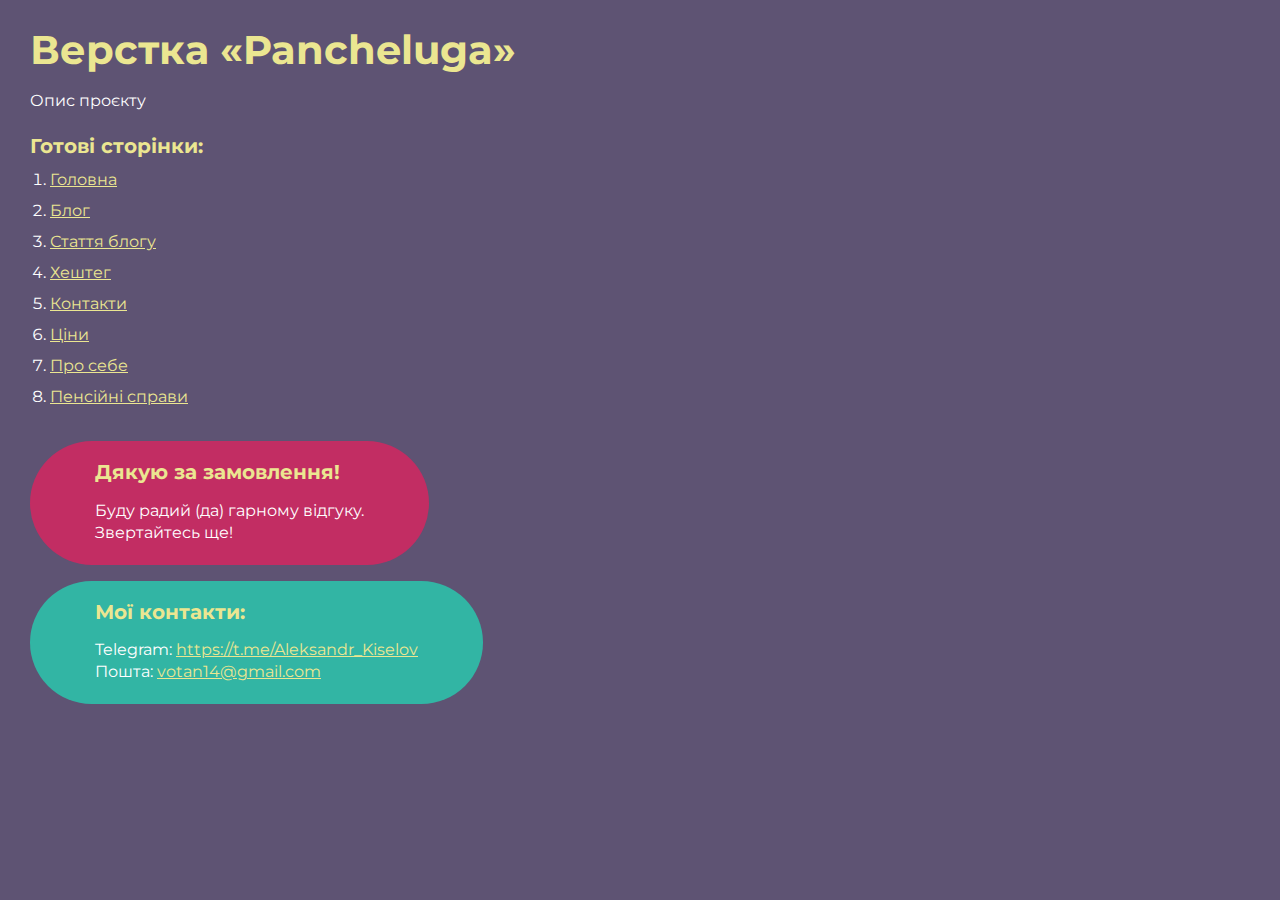
<file: index.html>
<!DOCTYPE html>
<html>

<head>
	<meta charset="UTF-8">
	<meta name="viewport" content="width=device-width, initial-scale=1.0">
	<title>Верстка «Pancheluga»</title>
</head>

<body>
	<div class="rootpage">
		<h1>Верстка «Pancheluga»</h1>
		<div class="rootpage__info">
			Опис проєкту
		</div>
		<h2>Готові сторінки:</h2>
		<ol class="rootpage__list">
			<li><a target="_blank" href="home.html">Головна</a></li>
			<li><a target="_blank" href="blog.html">Блог</a></li>
			<li><a target="_blank" href="article.html">Стаття блогу</a></li>
			<li><a target="_blank" href="hashtag.html">Хештег</a></li>
			<li><a target="_blank" href="contacts.html">Контакти</a></li>
			<li><a target="_blank" href="price.html">Ціни</a></li>
			<li><a target="_blank" href="about.html">Про себе</a></li>
			<li><a target="_blank" href="pensia.html">Пенсійні справи</a></li>
		</ol>
		<div class="rootpage__tnx">
			<h2>Дякую за замовлення!</h2>
			<p>Буду радий (да) гарному відгуку.</p>
			<p>Звертайтесь ще!</p>
		</div>
		<div class="rootpage__contacts">
			<h2>Мої контакти:</h2>
			<p>Telegram: <a href="https://t.me/Aleksandr_Kiselov" target="_blank">https://t.me/Aleksandr_Kiselov</a>
			</p>
			<p>Пошта: <a href="mailto:votan14@gmail.com">votan14@gmail.com</a></p>
		</div>
	</div>
</body>
<style>
	@charset "UTF-8";
	@import url("https://fonts.googleapis.com/css?family=Montserrat:regular,700&display=swap");

	*,
	*::before,
	*::after {
		padding: 0px;
		margin: 0px;
		border: 0px;
		box-sizing: border-box;
	}

	html,
	body {
		height: 100%;
		margin: 0;
		padding: 0;
		min-width: 320px;
		width: 100%;
		color: #fff;
		background-color: #5e5373;
	}

	body {
		font-family: Montserrat;
		font-size: 100%;
		line-height: 1;
		font-size: 1rem;
	}

	a {
		text-decoration: underline;
		color: #ebe691
	}

	a:visited {
		text-decoration: underline;
		color: #aaa768;
	}

	a:hover {
		text-decoration: none;
	}

	ul li {
		list-style: none;
	}

	img {
		vertical-align: top;
	}

	.wrapper {
		width: 100%;
		min-height: 100%;
		overflow: hidden;
	}

	.rootpage {
		padding: 30px;
		display: flex;
		flex-direction: column;
		align-items: flex-start;
	}

	@media (max-width: 767px) {
		.rootpage {
			padding: 30px 15px;
		}
	}

	h1 {
		color: #ebe691;
		font-size: 2.5rem;
		margin: 0px 0px 1.25rem 0px;
	}

	@media (max-width: 767px) {
		h1 {
			font-size: 1.85rem;
			margin: 0px 0px 1.25rem 0px;
		}
	}

	h2 {
		color: #ebe691;
		font-size: 1.25rem;
		margin: 0px 0px 1rem 0px;
	}

	@media (max-width: 767px) {
		h2 {
			font-size: 1.125rem;
			margin: 0px 0px 1rem 0px;
		}
	}

	.rootpage__info {
		line-height: 140%;
		margin: 0px 0px 1.5rem 0px;
	}

	.rootpage__list {
		margin: 0px 0px 2.25rem 1.25rem;
	}

	.rootpage__list li:not(:last-child) {
		margin: 0px 0px 15px 0px;
	}

	.rootpage__contacts,
	.rootpage__tnx {
		border-radius: 200px;
		padding: 20px 65px;
		line-height: 140%;
	}

	@media (max-width: 767px) {

		.rootpage__contacts,
		.rootpage__tnx {
			border-radius: 40px;
			padding: 20px;
		}
	}

	.rootpage__contacts {
		background: #32b5a4;

	}

	.rootpage__contacts a {
		color: #ebe691;
	}

	.rootpage__tnx {
		background: #c22d63;
		margin: 0px 0px 1rem 0px;
	}
</style>

</html>
</file>
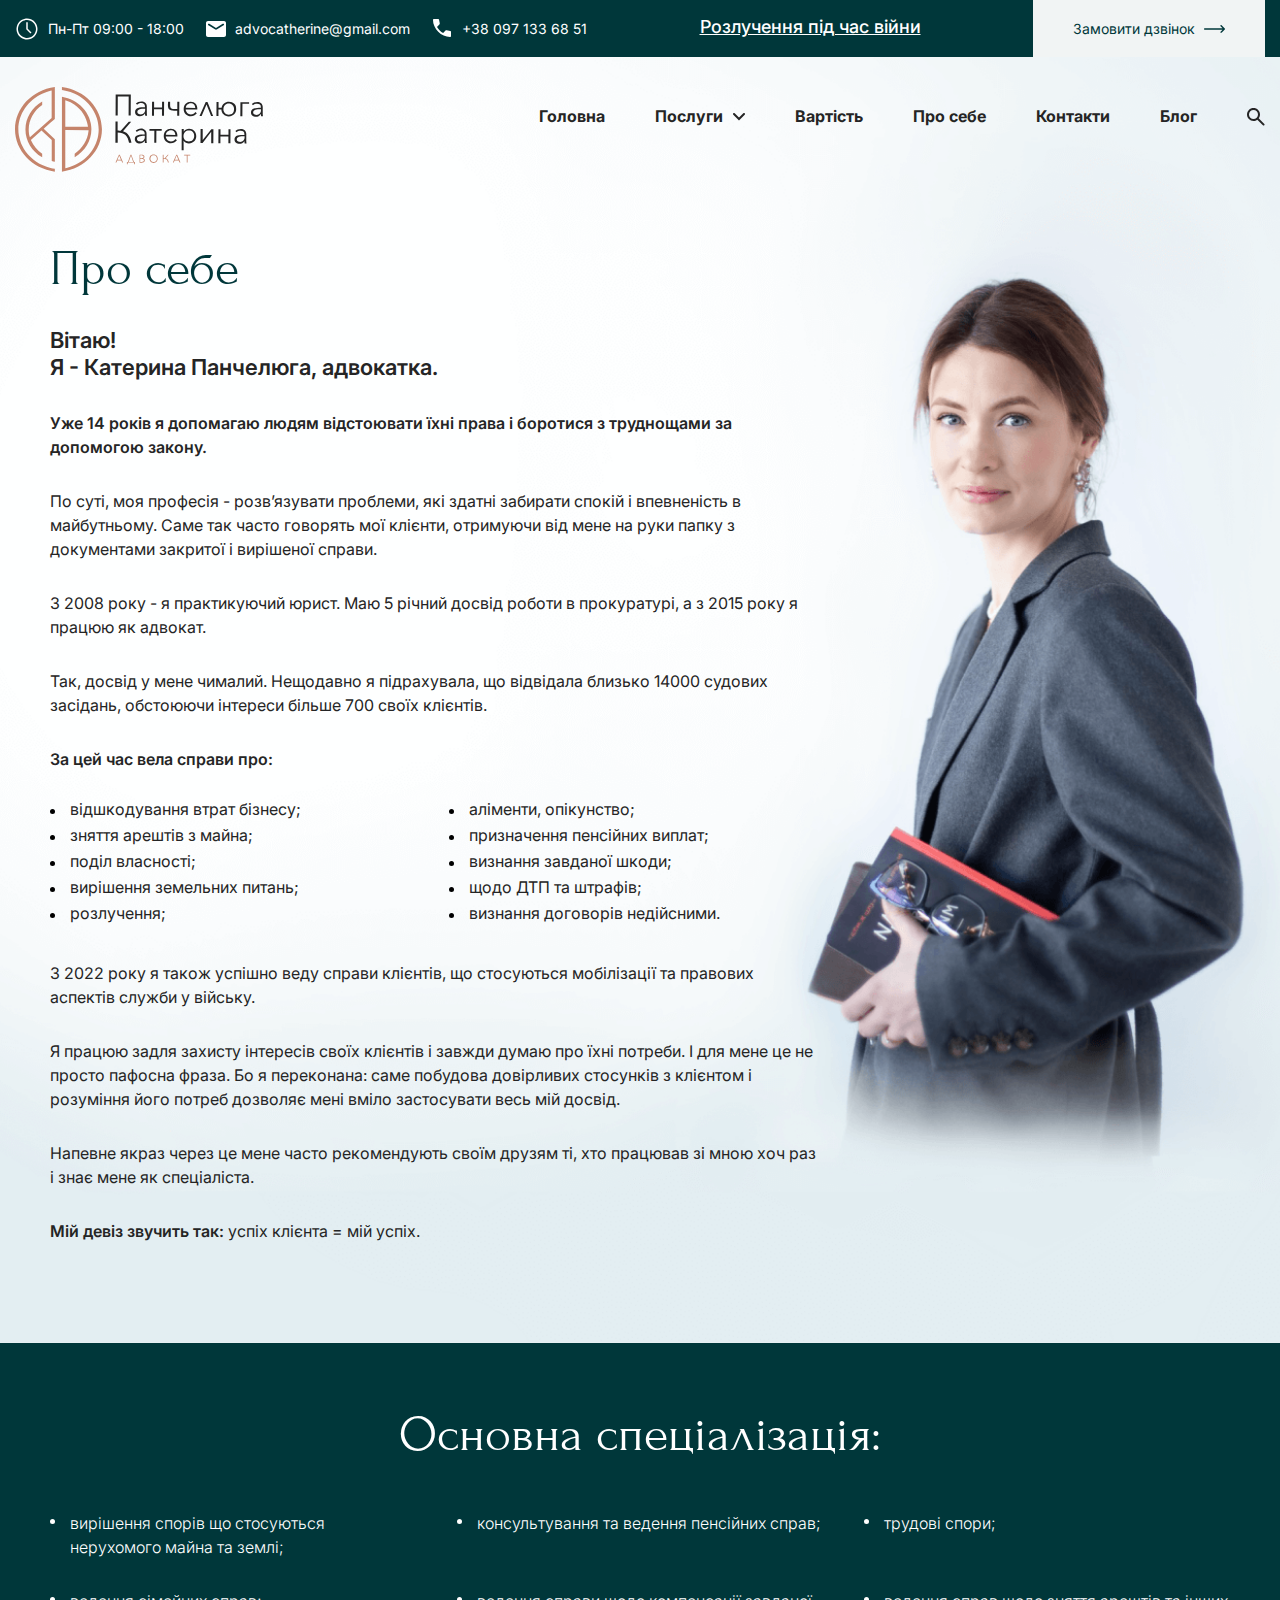
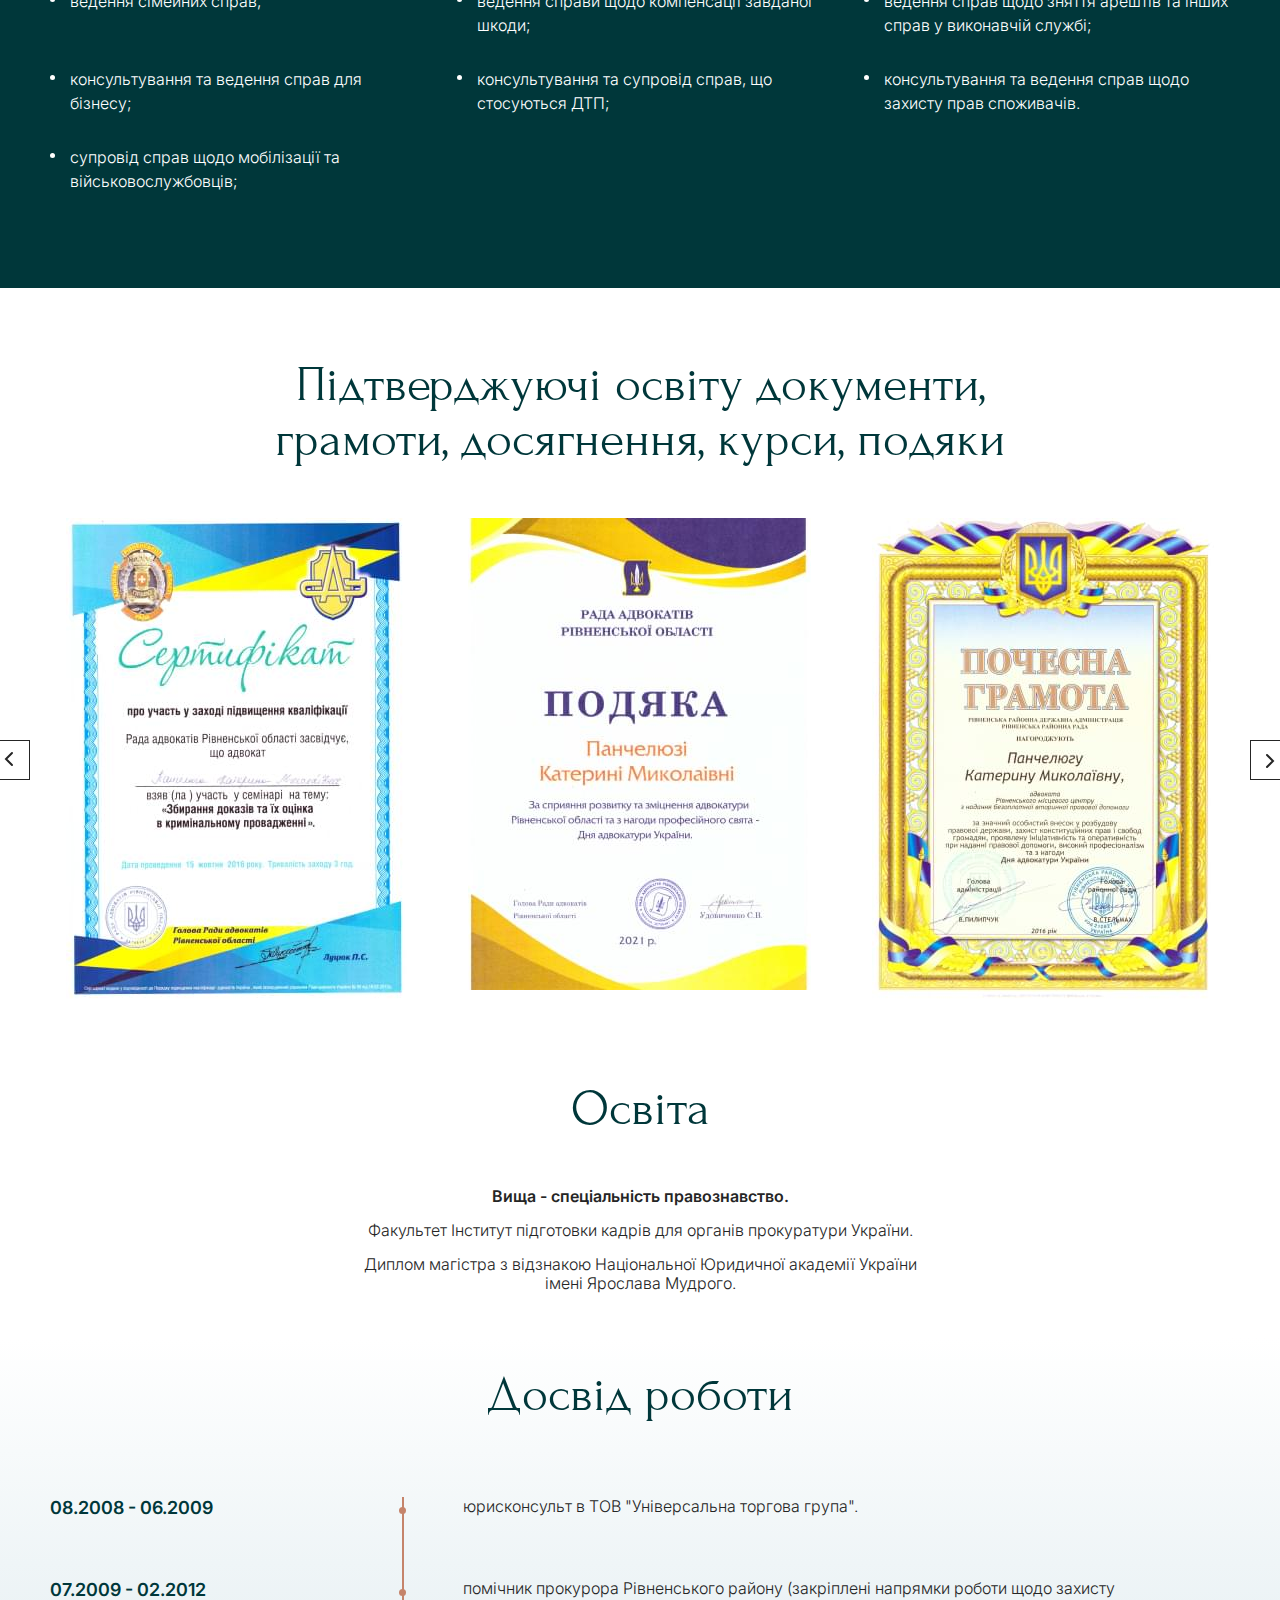
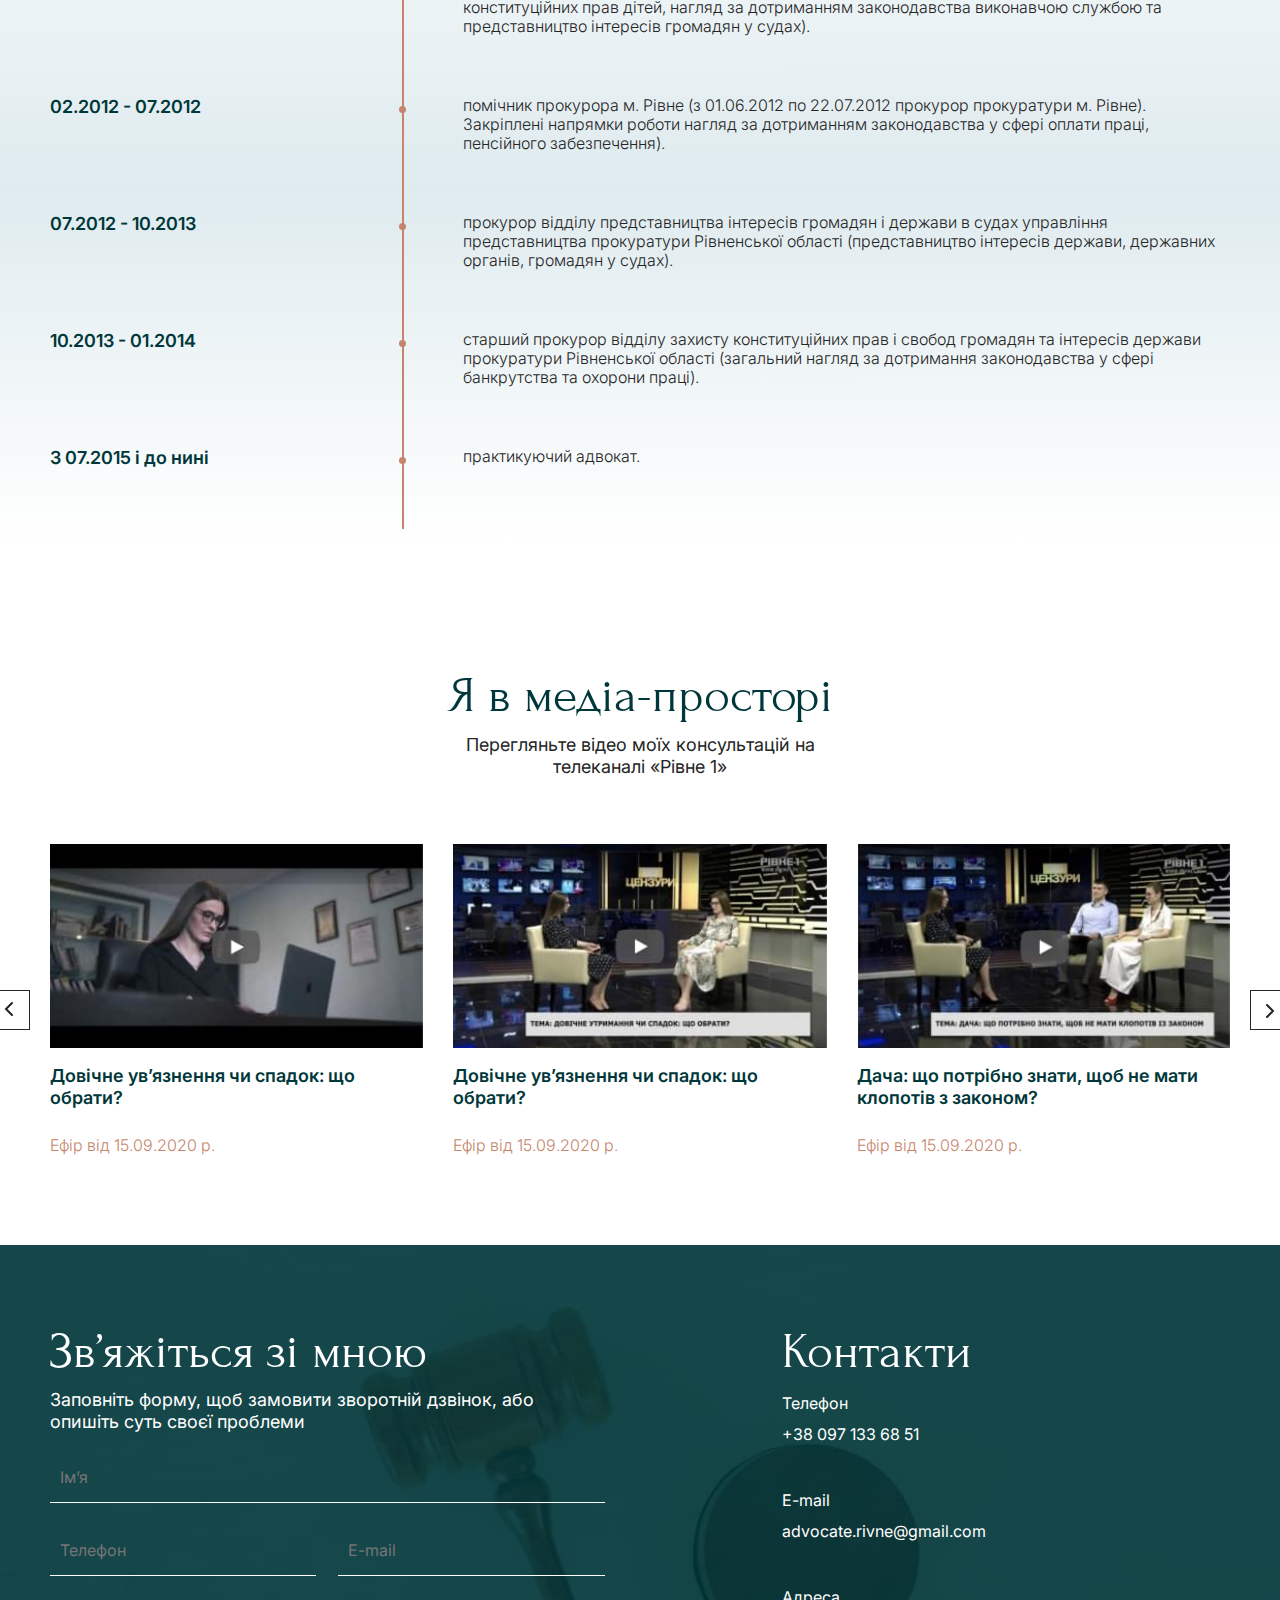
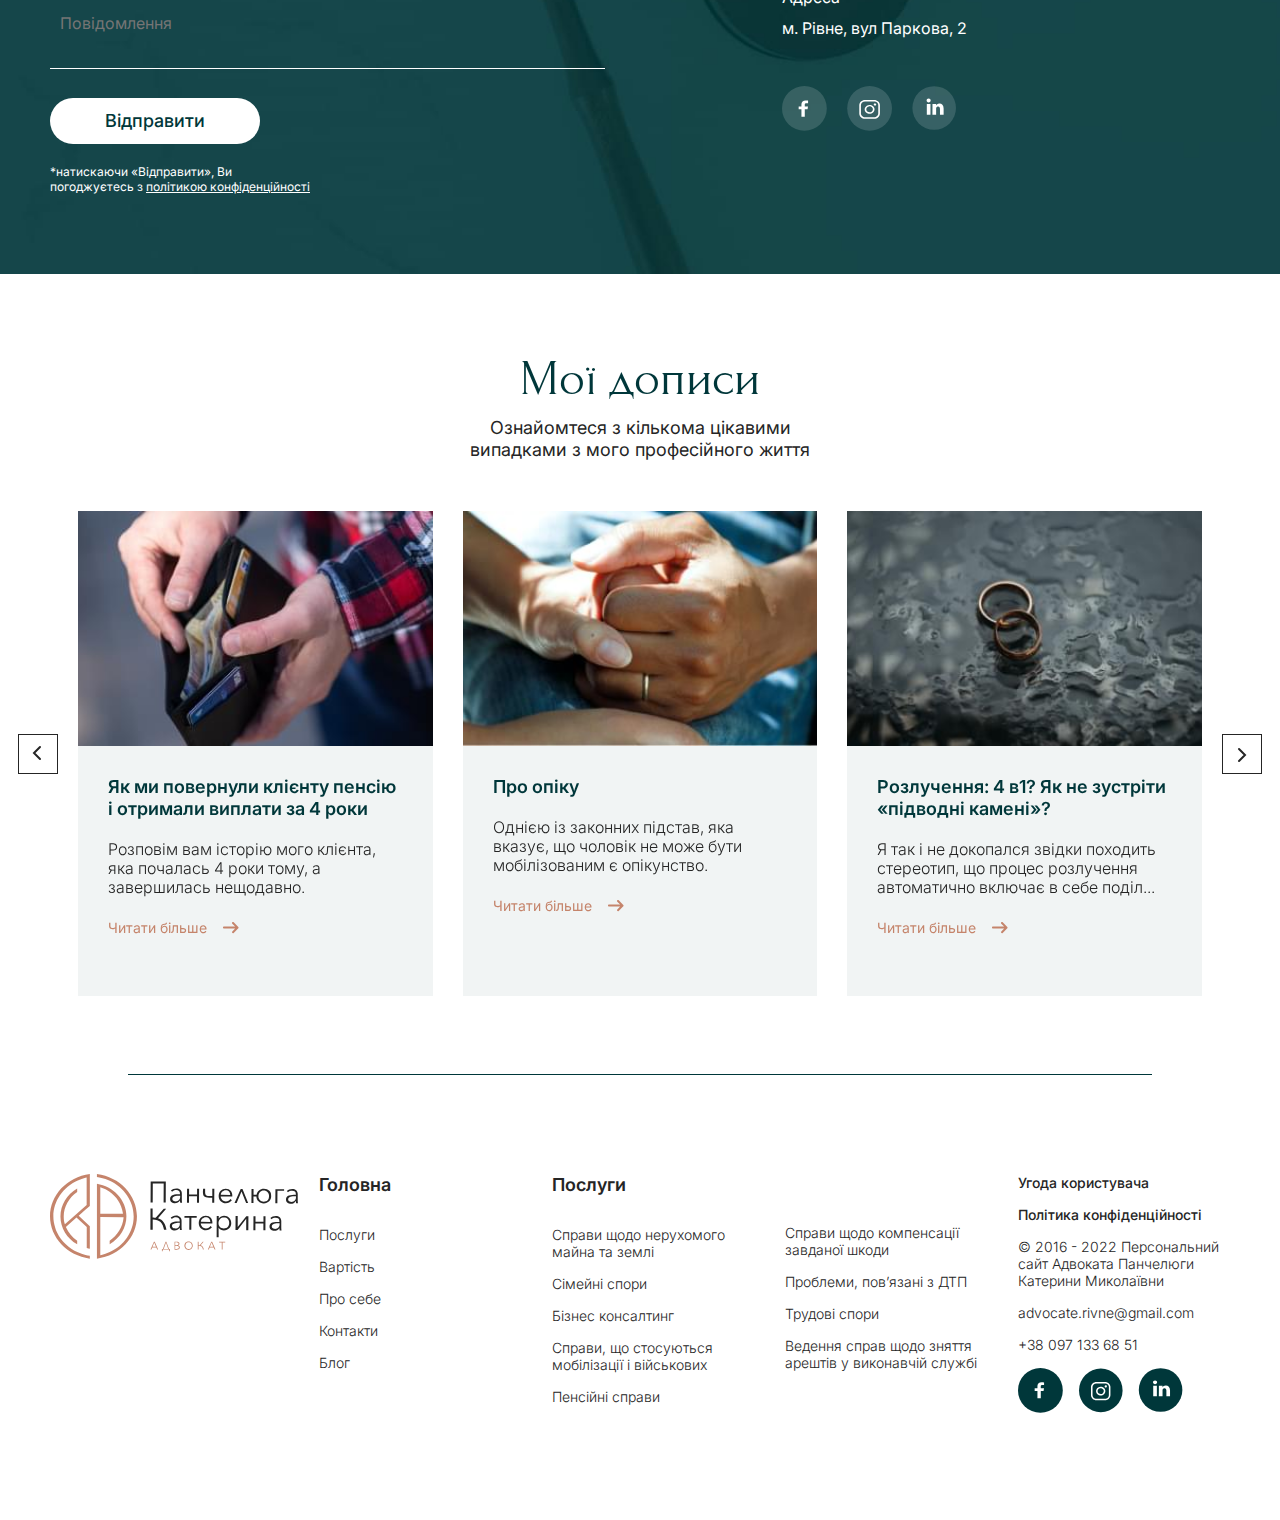
<file: about.html>
<!DOCTYPE html>
<html lang="en">

<head>
	<title>About</title>
	<meta charset="UTF-8">
	<meta name="format-detection" content="telephone=no">
	<!-- <style>body{opacity: 0;}</style> -->
	<link rel="stylesheet" href="css/style.min.css?_v=20230316093516">
	<link rel="shortcut icon" href="favicon.ico">
	<!-- <meta name="robots" content="noindex, nofollow"> -->
	<meta name="viewport" content="width=device-width, initial-scale=1.0">
</head>

<body>
	<div class="wrapper">
		<header class="header">
			<div class="header__top">
				<div class="header__container">
					<div class="header__box">
						<ul class="header__top-list">
							<li class="header__top-item">
								<img src="img/icons/time.svg" alt="">
								Пн-Пт 09:00 - 18:00
							</li>
							<li class="header__top-item">
								<a href="mailto:advocatherine@gmail.com">
									<img src="img/icons/mail.svg" alt="">
									advocatherine@gmail.com</a>
							</li>
							<li class="header__top-item">
								<a href="tel:+380971336851">
									<img src="img/icons/phone.svg" alt="">
									+38 097 133 68 51
								</a>
							</li>
						</ul>
						<a href="https://advocatherine.expert/blog/rozluchennya-pid-chas-voyennogo-stanu:-chi-mozhlivo-ta-chi-yakos-vidriznyayetsya-vid-mirnogo-chasu/" target="_blank" class="header__top-divorce">
							Розлучення під час війни
						</a>
						<a href="#!" target="_blank" class="header__top-call">
							Замовити дзвінок
							<img src="img/icons/arrow.svg" alt="">
						</a>
					</div>
				</div>
			</div>
		</header>
		<main class="page">
			<section class="myself">
				<div class="header__container">
					<div class="header__box-bottom">
						<div class="header__logo">
							<a href="/"><img src="img/icons/logo_header.svg" alt=""></a>
						</div>
						<div class="header__menu menu">
							<button type="button" class="menu__icon icon-menu"><span></span></button>
							<nav class="menu__body">
								<ul class="menu__list">
									<li class="menu__item"><a href="#!" class="menu__link">Головна</a></li>
									<li class="menu__item dropdown"><a href="#!" class="menu__link ">Послуги <img src="img/icons/down.svg" alt=""></a>
										<ul class="dropdown__list">
											<li><a href="#!">Справи щодо нерухомого майна та землі
												</a></li>
											<li><a href="#!">Сімейні спори
												</a></li>
											<li><a href="#!">Бізнес консалтинг
												</a></li>
											<li><a href="#!">Справи, що стосуються мобілізації і військових
												</a></li>
											<li><a href="#!">Пенсійні справи
												</a></li>
											<li><a href="#!">Справи щодо компенсації завданої шкоди
												</a></li>
											<li><a href="#!">Проблеми, пов’язані
													з ДТП
												</a></li>
											<li><a href="#!">Трудові спори</a></li>
										</ul>
									</li>
									<li class="menu__item"><a href="#!" class="menu__link">Вартість</a></li>
									<li class="menu__item"><a href="#!" class="menu__link">Про себе</a></li>
									<li class="menu__item"><a href="#!" class="menu__link">Контакти</a></li>
									<li class="menu__item"><a href="#!" class="menu__link">Блог</a></li>
									<li class="menu__item"><a href="#!" class="menu__link">
											<input autocomplete="off" type="text" name="form[]" data-error="Помилка" placeholder="" class="menu__input">
											<img src="img/icons/search.svg" alt="">
										</a></li>
								</ul>
							</nav>
						</div>
					</div>
				</div>
				<div class="myself__container">
					<div class="myself__box">
						<div class="myself__box-texts">
							<h1 class="myself__title _title">Про себе
							</h1>
							<p class="myself__subtitle">Вітаю! <br> Я - Катерина Панчелюга, адвокатка.</p>
							<p class="myself__text"><span>
									Уже 14 років я допомагаю людям відстоювати їхні права і боротися з
									труднощами
									за допомогою закону.
								</span>
							</p>
							<p class="myself__text">По суті, моя професія - розв’язувати проблеми, які здатні забирати
								спокій і впевненість
								в майбутньому. Саме так часто говорять мої клієнти, отримуючи від мене на руки папку
								з документами закритої і вирішеної справи.</p>
							<p class="myself__text">З 2008 року - я практикуючий юрист. Маю 5 річний досвід роботи в
								прокуратурі,
								а з 2015 року я працюю як адвокат.</p>
							<p class="myself__text">Так, досвід у мене чималий. Нещодавно я підрахувала, що відвідала
								близько 14000 судових
								засідань, обстоюючи інтереси більше 700 своїх клієнтів.</p>
							<div class="myself__img">
								<img src="img/katia4.jpg" alt="">
							</div>
							<p class="myself__text"><span>За цей час вела справи про:</span>
							</p>
							<ul class="myself__list">
								<li>відшкодування втрат бізнесу;
								</li>
								<li>аліменти, опікунство;
								</li>
								<li>зняття арештів з майна;</li>
								<li>призначення пенсійних виплат;</li>
								<li>поділ власності;</li>
								<li>визнання завданої шкоди;</li>
								<li>вирішення земельних питань;</li>
								<li>щодо ДТП та штрафів;</li>
								<li>розлучення;</li>
								<li>визнання договорів недійсними.</li>
							</ul>
							<p class="myself__text">З 2022 року я також успішно веду справи клієнтів, що стосуються
								мобілізації та правових аспектів служби у війську.
							</p>
							<p class="myself__text">Я працюю задля захисту інтересів своїх клієнтів і завжди думаю про
								їхні потреби.
								І для мене це не просто пафосна фраза. Бо я переконана: саме побудова довірливих
								стосунків з клієнтом і розуміння його потреб дозволяє мені вміло застосувати весь мій
								досвід.</p>
							<p class="myself__text">Напевне якраз через це мене часто рекомендують своїм друзям ті, хто
								працював зі мною хоч
								раз і знає мене як спеціаліста.</p>
							<p class="myself__text"><span>Мій девіз звучить так:</span> успіх клієнта = мій успіх.
							</p>
						</div>
						<div class="myself__box-img">
						</div>
					</div>
				</div>
			</section>
			<section class="special">
				<div class="special__container">
					<p class="special__title">Основна спеціалізація:
					</p>
					<ul class="special__list">
						<li>вирішення спорів що стосуються нерухомого майна та землі; </li>
						<li>консультування та ведення пенсійних справ;</li>
						<li>трудові спори;</li>
						<li>ведення сімейних справ;</li>
						<li>ведення справи щодо компенсації завданої шкоди;</li>
						<li>ведення справ щодо зняття арештів та інших справ у виконавчій службі;</li>
						<li>консультування та ведення справ для бізнесу;</li>
						<li>консультування та супровід справ, що стосуються ДТП;</li>
						<li>консультування та ведення справ щодо захисту прав споживачів.</li>
						<li>супровід справ щодо мобілізації та військовослужбовців;</li>
					</ul>
				</div>
			</section>
			<section class="education">
				<div class="education__container">
					<p class="education__title">Підтверджуючі освіту документи, грамоти, досягнення, курси, подяки
					</p>
					<div class="education__slider-box">
						<!-- Оболонка слайдера -->
						<div class="education__slider swiper">

							<!-- Частина слайдера, що рухається -->
							<div class="education__wrapper swiper-wrapper">
								<!-- Слайд -->
								<div class="education__slide swiper-slide">
									<div class="education__slide-img">
										<img src="img/12.jpg" alt="">
									</div>
								</div>
								<div class="education__slide swiper-slide">
									<div class="education__slide-img">
										<img src="img/13.jpg" alt="">
									</div>
								</div>
								<div class="education__slide swiper-slide">
									<div class="education__slide-img">
										<img src="img/14.jpg" alt="">
									</div>
								</div>
								<div class="education__slide swiper-slide">
									<div class="education__slide-img">
										<img src="img/12.jpg" alt="">
									</div>
								</div>
								<div class="education__slide swiper-slide">
									<div class="education__slide-img">
										<img src="img/13.jpg" alt="">
									</div>
								</div>
								<div class="education__slide swiper-slide">
									<div class="education__slide-img">
										<img src="img/14.jpg" alt="">
									</div>
								</div>
							</div>
							<!-- Якщо потрібна навігація (ліворуч/праворуч) -->
							<button type="button" class="educationswiper-button-prev">
								<img src="img/icons/left1.svg" alt="">
							</button>
							<button type="button" class="educationswiper-button-next">
								<img src="img/icons/right1.svg" alt="">
							</button>
						</div>
					</div>
					<p class="education__title">Освіта
					</p>
					<p class="education__text bold">Вища - спеціальність правознавство.
					</p>
					<p class="education__text">Факультет Інститут підготовки кадрів для органів прокуратури України.</p>
					<p class="education__text">Диплом магістра з відзнакою Національної Юридичної академії України імені
						Ярослава Мудрого.</p>
				</div>
			</section>
			<section class="exp">
				<div class="exp__container">
					<p class="exp__title _title">Досвід роботи</p>
					<div class="exp__box">
						<div class="exp__item">
							<p class="exp__date">08.2008 - 06.2009</p>
							<p class="exp__text">юрисконсульт в ТОВ "Універсальна торгова група".

							</p>
						</div>
						<div class="exp__item">
							<p class="exp__date">07.2009 - 02.2012</p>
							<p class="exp__text">помічник прокурора Рівненського району (закріплені напрямки роботи щодо
								захисту конституційних прав дітей, нагляд за дотриманням законодавства виконавчою
								службою та представництво інтересів громадян у судах).
							</p>
						</div>
						<div class="exp__item">
							<p class="exp__date">02.2012 - 07.2012</p>
							<p class="exp__text">помічник прокурора м. Рівне (з 01.06.2012 по 22.07.2012 прокурор
								прокуратури м. Рівне). Закріплені напрямки роботи нагляд за дотриманням законодавства у
								сфері оплати праці, пенсійного забезпечення).
							</p>
						</div>
						<div class="exp__item">
							<p class="exp__date">07.2012 - 10.2013</p>
							<p class="exp__text">прокурор відділу представництва інтересів громадян і держави в судах
								управління представництва прокуратури Рівненської області (представництво інтересів
								держави, державних органів, громадян у судах).
							</p>
						</div>
						<div class="exp__item">
							<p class="exp__date">10.2013 - 01.2014</p>
							<p class="exp__text">старший прокурор відділу захисту конституційних прав і свобод громадян
								та інтересів держави прокуратури Рівненської області (загальний нагляд за дотримання
								законодавства у сфері банкрутства та охорони праці).
							</p>
						</div>
						<div class="exp__item">
							<p class="exp__date">З 07.2015 і до нині</p>
							<p class="exp__text">практикуючий адвокат.
							</p>
						</div>
					</div>

				</div>
			</section>
			<section class="media">
				<div class="media__container">
					<h2 class="media__title _title">Я в медіа-просторі
					</h2>
					<p class="media__subtitle _subtitle">Перегляньте відео моїх консультацій на телеканалі «Рівне 1»</p>
					<div class="media__slider-box">
						<!-- Оболонка слайдера -->
						<div class="media__slider swiper" data-showmore="items">

							<!-- Частина слайдера, що рухається -->
							<div class="media__wrapper swiper-wrapper" data-showmore-content="3">
								<!-- Слайд -->
								<div class="media__slide swiper-slide">
									<div class="media__slide-img">
										<img src="img/01.jpg" alt="">
									</div>
									<p class="media__slider-title">Довічне ув’язнення чи спадок:
										що обрати? </p>
									<p class="media__slider-text">Ефір від 15.09.2020 р.</p>
								</div>
								<div class="media__slide swiper-slide">
									<div class="media__slide-img">
										<img src="img/02.jpg" alt="">
									</div>
									<p class="media__slider-title">Довічне ув’язнення чи спадок:
										що обрати? </p>
									<p class="media__slider-text">Ефір від 15.09.2020 р.</p>
								</div>
								<div class="media__slide swiper-slide">
									<div class="media__slide-img">
										<img src="img/03.jpg" alt="">
									</div>
									<p class="media__slider-title">Дача: що потрібно знати, щоб не мати
										клопотів з законом?</p>
									<p class="media__slider-text">Ефір від 15.09.2020 р.</p>
								</div>
								<div class="media__slide swiper-slide">
									<div class="media__slide-img">
										<img src="img/01.jpg" alt="">
									</div>
									<p class="media__slider-title">Довічне ув’язнення чи спадок:
										що обрати? </p>
									<p class="media__slider-text">Ефір від 15.09.2020 р.</p>
								</div>
								<div class="media__slide swiper-slide">
									<div class="media__slide-img">
										<img src="img/02.jpg" alt="">
									</div>
									<p class="media__slider-title">Довічне ув’язнення чи спадок:
										що обрати? </p>
									<p class="media__slider-text">Ефір від 15.09.2020 р.</p>
								</div>
								<div class="media__slide swiper-slide">
									<div class="media__slide-img">
										<img src="img/03.jpg" alt="">
									</div>
									<p class="media__slider-title">Дача: що потрібно знати, щоб не мати
										клопотів з законом?</p>
									<p class="media__slider-text">Ефір від 15.09.2020 р.</p>
								</div>
							</div>
							<button hidden data-showmore-button type="button" class="block__more mobile">
								<span>Більше відео
								</span>
								<span>Приховати</span>
							</button>
							<!-- Якщо потрібна навігація (ліворуч/праворуч) -->
							<button type="button" class="mediaswiper-button-prev">
								<img src="img/icons/left1.svg" alt="">
							</button>
							<button type="button" class="mediaswiper-button-next">
								<img src="img/icons/right1.svg" alt="">
							</button>
						</div>
					</div>
				</div>
			</section>
			<section class="contact" style="background-image:url('img/07.jpg');">
				<div class="contact__container">
					<div class="contact__box">
						<div class="contact__left">
							<p class="contact__title">Зв’яжіться зі мною
							</p>
							<p class="contact__subtitle">Заповніть форму, щоб замовити зворотній дзвінок, або опишіть
								суть своєї проблеми</p>
							<div class="contact__box-input">
								<input autocomplete="off" type="text" name="form[]" data-error="Помилка" placeholder="Ім’я" class="contact__input">
							</div>
							<div class="contact__box-input _flex">
								<input autocomplete="off" type="text" name="form[]" data-error="Помилка" placeholder="Телефон" class="contact__input">
								<input autocomplete="off" type="text" name="form[]" data-error="Помилка" placeholder="E-mail" class="contact__input">
							</div>
							<div class="contact__box-input">
								<textarea autocomplete="off" name="form[]" placeholder="Повідомлення" data-error="Помилка" class="contact__input"></textarea>
							</div>
							<div class="contact__button">
								<button type="submit" class="button">Відправити</button>
							</div>
							<p class="contact__policy">*натискаючи «Відправити», Ви погоджуєтесь
								з <a href="#!">політикою конфіденційності</a>
							</p>
						</div>
						<div class="contact__right">
							<p class="contact__title">Контакти
							</p>
							<div class="contact__right-box">
								<p class="contact__text">Телефон</p>
								<a href="#!" class="contact__link">+38 097 133 68 51
								</a>
							</div>
							<div class="contact__right-box">
								<p class="contact__text">E-mail</p>
								<a href="#!" class="contact__link">advocate.rivne@gmail.com</a>
							</div>
							<div class="contact__right-box">
								<p class="contact__text">Адреса</p>
								<a href="#!" class="contact__link">м. Рівне, вул Паркова, 2</a>
							</div>
							<div class="contact__icons">
								<a href="#!"><img src="img/icons/fb.svg" alt=""></a>
								<a href="#!"><img src="img/icons/insta.svg" alt=""></a>
								<a href="#!"><img src="img/icons/linkedin.svg" alt=""></a>
							</div>
						</div>
					</div>
				</div>
			</section>
			<section class="blog">
				<div class="blog__container">
					<h2 class="blog__title _title">Мої дописи
					</h2>
					<p class="blog__subtitle _subtitle">Ознайомтеся з кількома цікавими випадками з мого професійного
						життя</p>
					<div class="blog__slider-box">
						<!-- Оболонка слайдера -->
						<div class="blog__slider swiper" data-showmore="items">

							<!-- Частина слайдера, що рухається -->
							<div class="blog__wrapper swiper-wrapper" data-showmore-content="3">
								<!-- Слайд -->
								<div class="blog__slide swiper-slide">
									<div class="blog__slide-img">
										<img src="img/04.jpg" alt="">
									</div>
									<div class="blog__block">
										<p class="blog__slider-title">Як ми повернули клієнту пенсію і отримали виплати
											за 4
											роки</p>
										<p class="blog__slider-text">Розповім вам історію мого клієнта, яка почалась 4
											роки
											тому, а завершилась нещодавно.
										</p>
										<a href="#!" class="blog__link">Читати більше <img src="img/icons/orange-arrow.svg" alt=""></a>
									</div>
								</div>
								<div class="blog__slide swiper-slide">
									<div class="blog__slide-img">
										<img src="img/05.jpg" alt="">
									</div>
									<div class="blog__block">
										<p class="blog__slider-title">Про опіку</p>
										<p class="blog__slider-text">Однією із законних підстав, яка вказує, що чоловік
											не
											може бути мобілізованим є опікунство.

										</p>
										<a href="#!" class="blog__link">Читати більше <img src="img/icons/orange-arrow.svg" alt=""></a>
									</div>
								</div>
								<div class="blog__slide swiper-slide">
									<div class="blog__slide-img">
										<img src="img/06.jpg" alt="">
									</div>
									<div class="blog__block">
										<p class="blog__slider-title">Розлучення: 4 в1? Як не зустріти «підводні
											камені»?
										</p>
										<p class="blog__slider-text">Я так і не докопался звідки походить стереотип, що
											процес розлучення автоматично включає в себе поділ...
										</p>
										<a href="#!" class="blog__link">Читати більше <img src="img/icons/orange-arrow.svg" alt=""></a>
									</div>
								</div>
								<div class="blog__slide swiper-slide">
									<div class="blog__slide-img">
										<img src="img/04.jpg" alt="">
									</div>
									<div class="blog__block">
										<p class="blog__slider-title">Як ми повернули клієнту пенсію і отримали виплати
											за 4
											роки</p>
										<p class="blog__slider-text">Розповім вам історію мого клієнта, яка почалась 4
											роки
											тому, а завершилась нещодавно.
										</p>
										<a href="#!" class="blog__link">Читати більше <img src="img/icons/orange-arrow.svg" alt=""></a>
									</div>
								</div>
								<div class="blog__slide swiper-slide">
									<div class="blog__slide-img">
										<img src="img/05.jpg" alt="">
									</div>
									<div class="blog__block">
										<p class="blog__slider-title">Про опіку</p>
										<p class="blog__slider-text">Однією із законних підстав, яка вказує, що чоловік
											не
											може бути мобілізованим є опікунство.

										</p>
										<a href="#!" class="blog__link">Читати більше <img src="img/icons/orange-arrow.svg" alt=""></a>
									</div>
								</div>
								<div class="blog__slide swiper-slide">
									<div class="blog__slide-img">
										<img src="img/06.jpg" alt="">
									</div>
									<div class="blog__block">
										<p class="blog__slider-title">Розлучення: 4 в1? Як не зустріти «підводні
											камені»?
										</p>
										<p class="blog__slider-text">Я так і не докопался звідки походить стереотип, що
											процес розлучення автоматично включає в себе поділ...
										</p>
										<a href="#!" class="blog__link">Читати більше <img src="img/icons/orange-arrow.svg" alt=""></a>
									</div>
								</div>
							</div>
							<button hidden data-showmore-button type="button" class="block__more mobile">
								<span>Більше дописів</span>
								<span>Приховати</span>
							</button>
							<!-- Якщо потрібна навігація (ліворуч/праворуч) -->
							<button type="button" class="blogswiper-button-prev">
								<img src="img/icons/left1.svg" alt="">
							</button>
							<button type="button" class="blogswiper-button-next">
								<img src="img/icons/right1.svg" alt="">
							</button>
						</div>
					</div>
				</div>
			</section>
		</main>
		<footer class="footer">
			<div class="footer__container">
				<div class="footer__item">
					<a href="/"><img src="img/icons/logo_header.svg" alt="" class="footer__logo-desktop"></a>
					<a href="/"><img src="img/icons/footer-logo-mob.svg" alt="" class="footer__logo-mobile"></a>
				</div>
				<div class="footer__item">
					<p class="footer__title">Головна</p>
					<ul class="footer__list">
						<li class="footer__list-item"><a href="#!">Послуги</a></li>
						<li class="footer__list-item"><a href="#!">Вартість</a></li>
						<li class="footer__list-item"><a href="#!">Про себе</a></li>
						<li class="footer__list-item"><a href="#!">Контакти</a></li>
						<li class="footer__list-item"><a href="#!">Блог</a></li>
					</ul>
				</div>
				<div class="footer__item">
					<p class="footer__title">Послуги</p>
					<ul class="footer__list">
						<li class="footer__list-item"><a href="#!">Справи щодо нерухомого майна та землі
							</a></li>
						<li class="footer__list-item"><a href="#!">Сімейні спори
							</a></li>
						<li class="footer__list-item"><a href="#!">Бізнес консалтинг
							</a></li>
						<li class="footer__list-item"><a href="#!">Справи, що стосуються мобілізації і військових
							</a></li>
						<li class="footer__list-item"><a href="#!">Пенсійні справи
							</a></li>
					</ul>
				</div>
				<div class="footer__item _top">
					<ul class="footer__list">
						<li class="footer__list-item"><a href="#!">Справи щодо компенсації завданої шкоди
							</a></li>
						<li class="footer__list-item"><a href="#!">Проблеми, пов’язані
								з ДТП
							</a></li>
						<li class="footer__list-item"><a href="#!">Трудові спори</a></li>
						<li class="footer__list-item"><a href="#!">Ведення справ щодо зняття
								арештів у виконавчій службі</a></li>
					</ul>
				</div>
				<div class="footer__item">
					<p class="footer__link"><a href="#!">Угода користувача</a></p>
					<p class="footer__link"><a href="#!">Політика конфіденційності</a></p>
					<ul class="footer__list">
						<li class="footer__list-item">
							© 2016 - 2022 Персональний сайт Адвоката Панчелюги Катерини
							Миколаївни
						</li>
						<li class="footer__list-item"><a href="mailto:advocate.rivne@gmail.com">advocate.rivne@gmail.com</a>
						</li>
						<li class="footer__list-item"><a href="tel:+380971336851">+38 097 133 68 51</a></li>
					</ul>
					<ul class="footer__icons">
						<li><a href="#!"><img src="img/icons/fb1.svg" alt=""></a> </li>
						<li><a href="#!"><img src="img/icons/insta1.svg" alt=""></a></li>
						<li><a href="#!"><img src="img/icons/linkedin1.svg" alt=""></a></li>
					</ul>
				</div>
			</div>
		</footer>
	</div>
	<script src="js/app.min.js?_v=20230316093516"></script>
</body>

</html>
</file>
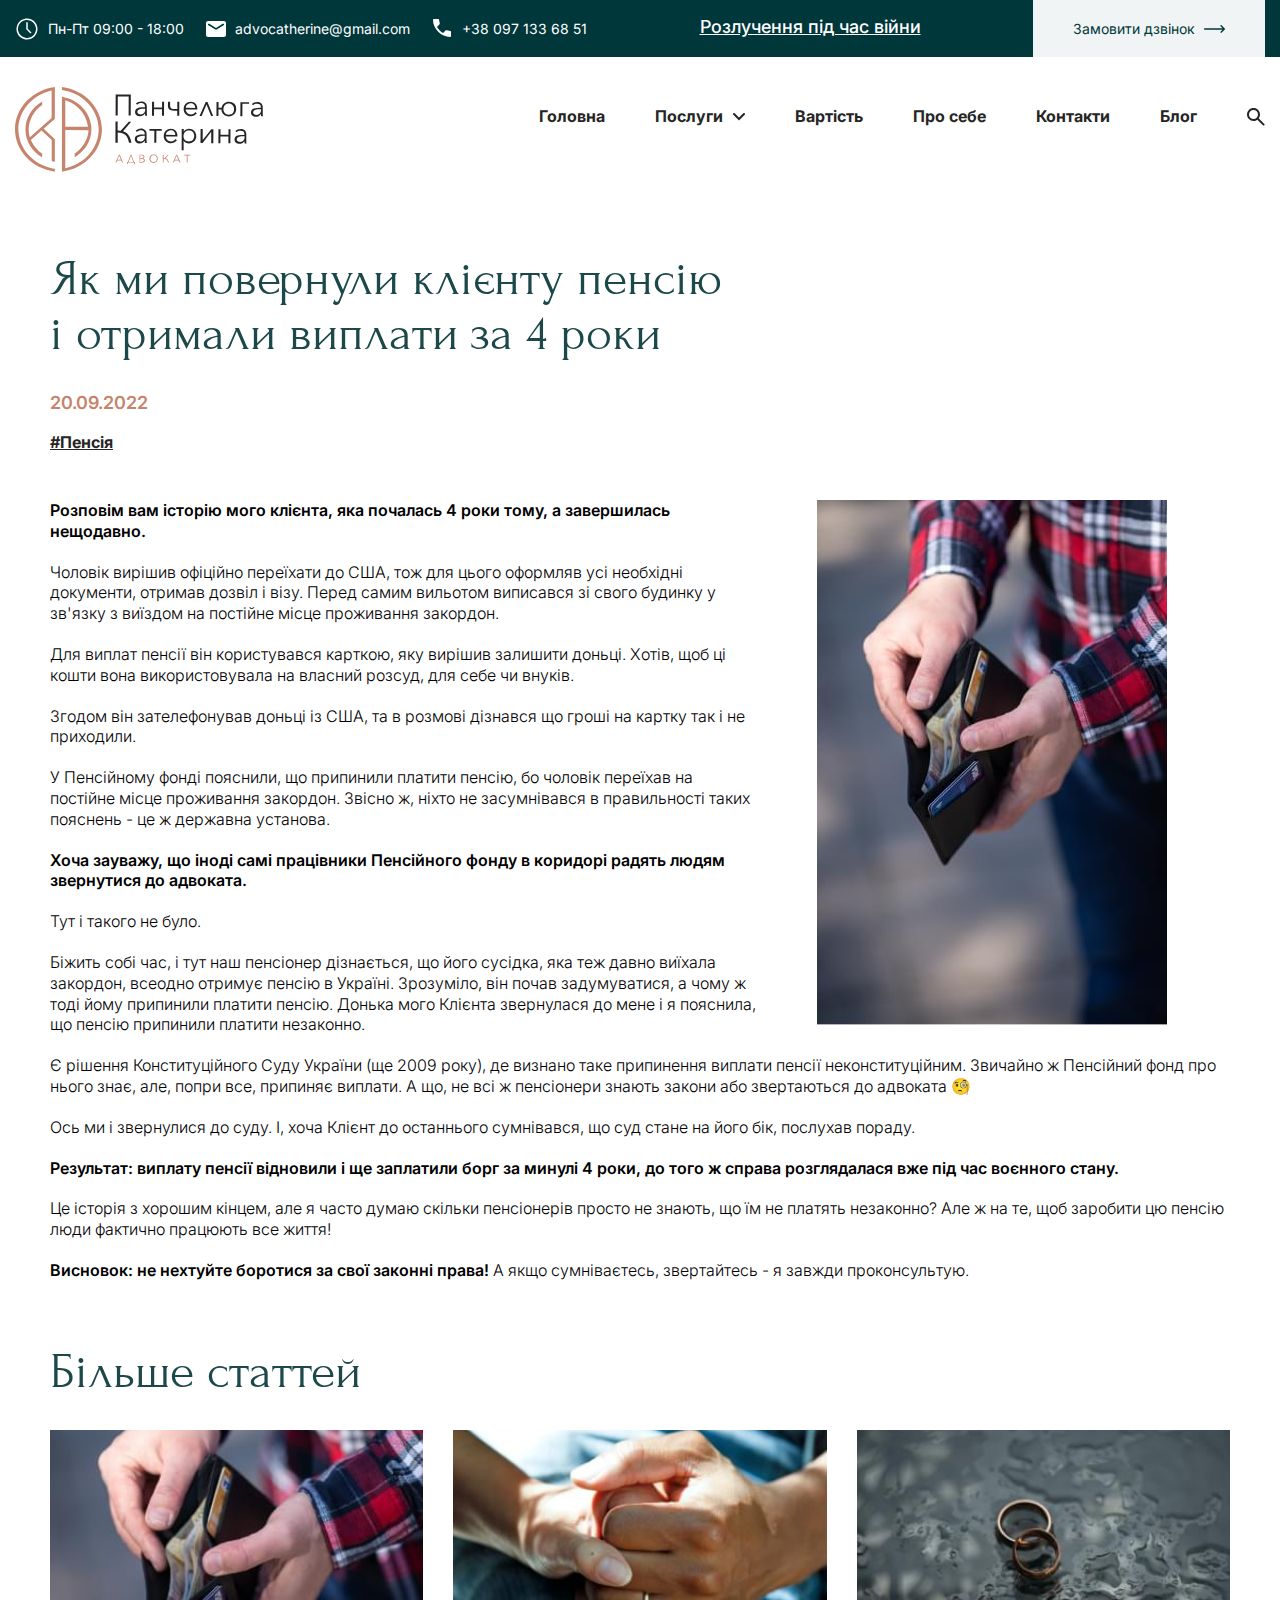
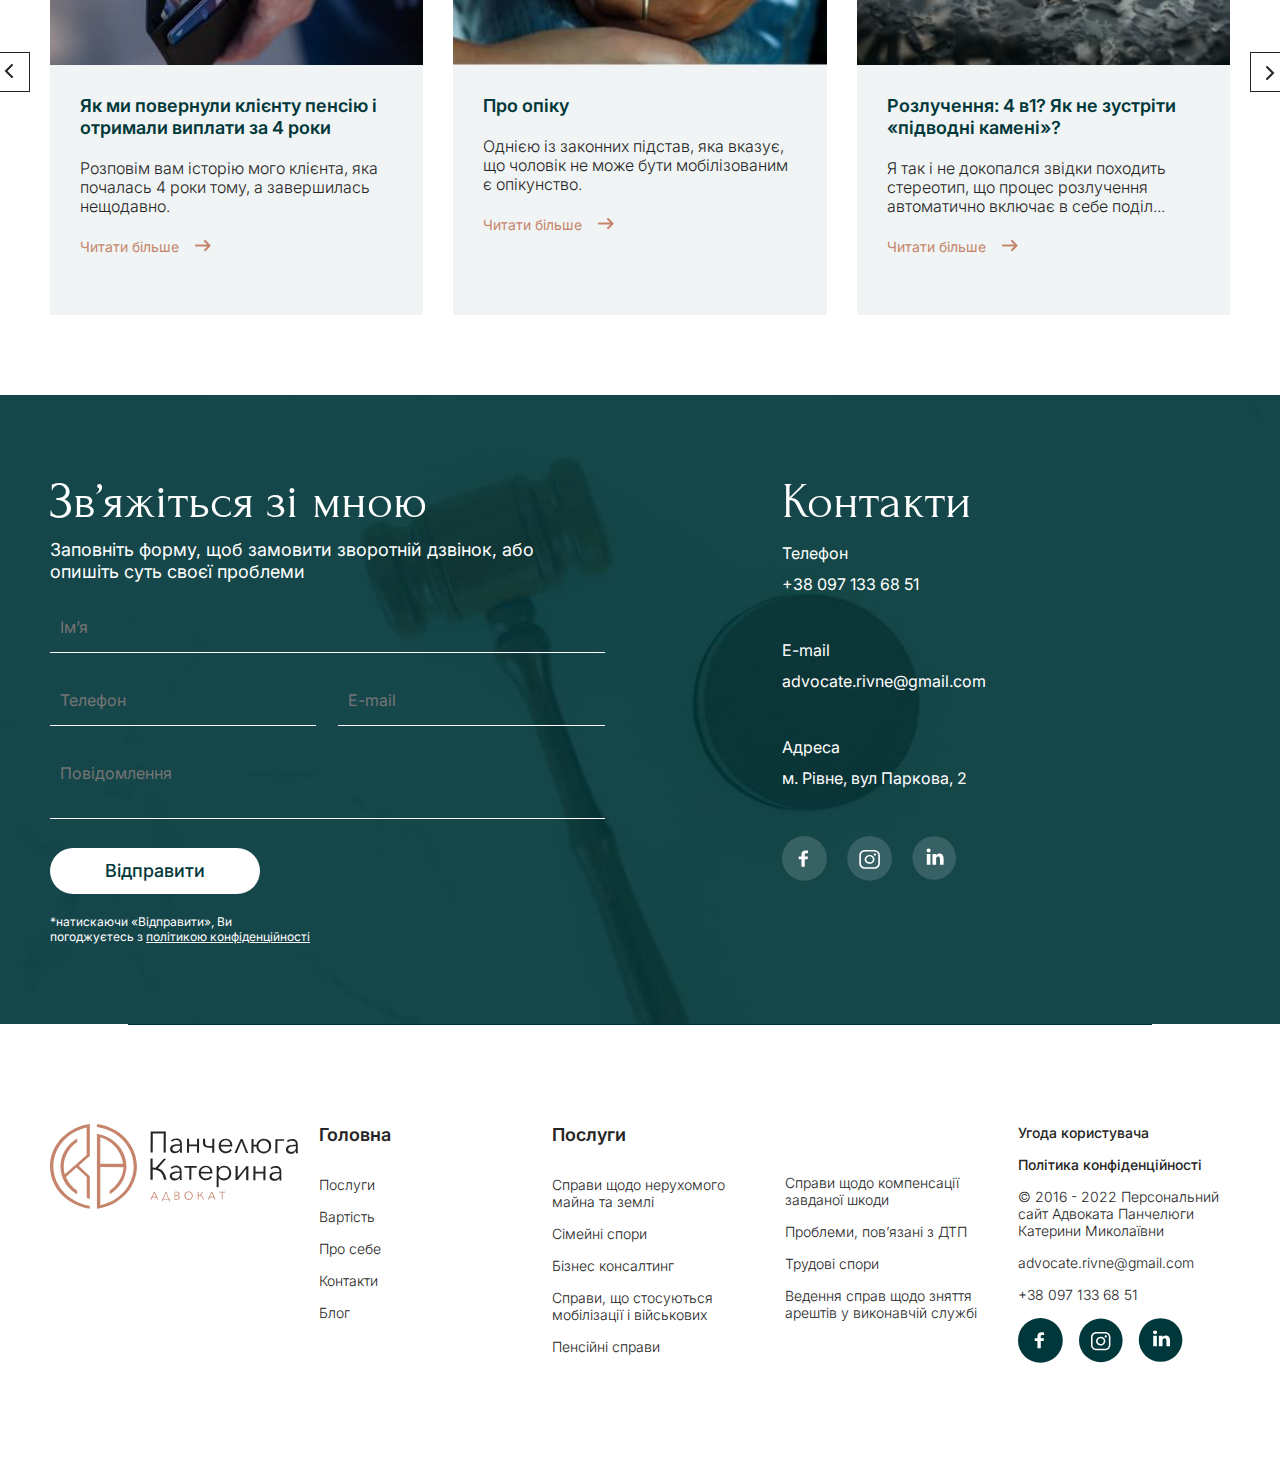
<file: article.html>
<!DOCTYPE html>
<html lang="en">

<head>
	<title>Article</title>
	<meta charset="UTF-8">
	<meta name="format-detection" content="telephone=no">
	<!-- <style>body{opacity: 0;}</style> -->
	<link rel="stylesheet" href="css/style.min.css?_v=20230316093516">
	<link rel="shortcut icon" href="favicon.ico">
	<!-- <meta name="robots" content="noindex, nofollow"> -->
	<meta name="viewport" content="width=device-width, initial-scale=1.0">
</head>

<body>
	<div class="wrapper">
		<header class="header">
			<div class="header__top">
				<div class="header__container">
					<div class="header__box">
						<ul class="header__top-list">
							<li class="header__top-item">
								<img src="img/icons/time.svg" alt="">
								Пн-Пт 09:00 - 18:00
							</li>
							<li class="header__top-item">
								<a href="mailto:advocatherine@gmail.com">
									<img src="img/icons/mail.svg" alt="">
									advocatherine@gmail.com</a>
							</li>
							<li class="header__top-item">
								<a href="tel:+380971336851">
									<img src="img/icons/phone.svg" alt="">
									+38 097 133 68 51
								</a>
							</li>
						</ul>
						<a href="https://advocatherine.expert/blog/rozluchennya-pid-chas-voyennogo-stanu:-chi-mozhlivo-ta-chi-yakos-vidriznyayetsya-vid-mirnogo-chasu/" target="_blank" class="header__top-divorce">
							Розлучення під час війни
						</a>
						<a href="#!" target="_blank" class="header__top-call">
							Замовити дзвінок
							<img src="img/icons/arrow.svg" alt="">
						</a>
					</div>
				</div>
			</div>
		</header>
		<main class="page">
			<section class="blogpage">
				<div class="header__container">
					<div class="header__box-bottom">
						<div class="header__logo">
							<a href="/"><img src="img/icons/logo_header.svg" alt=""></a>
						</div>
						<div class="header__menu menu">
							<button type="button" class="menu__icon icon-menu"><span></span></button>
							<nav class="menu__body">
								<ul class="menu__list">
									<li class="menu__item"><a href="#!" class="menu__link">Головна</a></li>
									<li class="menu__item dropdown"><a href="#!" class="menu__link ">Послуги <img src="img/icons/down.svg" alt=""></a>
										<ul class="dropdown__list">
											<li><a href="#!">Справи щодо нерухомого майна та землі
												</a></li>
											<li><a href="#!">Сімейні спори
												</a></li>
											<li><a href="#!">Бізнес консалтинг
												</a></li>
											<li><a href="#!">Справи, що стосуються мобілізації і військових
												</a></li>
											<li><a href="#!">Пенсійні справи
												</a></li>
											<li><a href="#!">Справи щодо компенсації завданої шкоди
												</a></li>
											<li><a href="#!">Проблеми, пов’язані
													з ДТП
												</a></li>
											<li><a href="#!">Трудові спори</a></li>
										</ul>
									</li>
									<li class="menu__item"><a href="#!" class="menu__link">Вартість</a></li>
									<li class="menu__item"><a href="#!" class="menu__link">Про себе</a></li>
									<li class="menu__item"><a href="#!" class="menu__link">Контакти</a></li>
									<li class="menu__item"><a href="#!" class="menu__link">Блог</a></li>
									<li class="menu__item"><a href="#!" class="menu__link">
											<input autocomplete="off" type="text" name="form[]" data-error="Помилка" placeholder="" class="menu__input">
											<img src="img/icons/search.svg" alt="">
										</a></li>
								</ul>
							</nav>
						</div>
					</div>
				</div>
				<div class="blogpage__container">
					<div class="blogpage__content">
						<h1 class="blogpage__title _title-main">Як ми повернули клієнту пенсію <br>і отримали виплати за
							4
							роки
						</h1>
						<p class="blogpage__date">20.09.2022
						</p>
						<p class="blogpage__hashtag"><a href="https://advocatherine.expert/tag/pensiya/" target="_blank">#Пенсія</a> </p>
						<div class="blogpage__article-top">
							<div class="blogpage__texts">
								<p class="blogpage__text-article"><span>
										Розповім вам історію мого клієнта, яка почалась 4 роки тому, а
										завершилась нещодавно.
									</span>
								</p>
								<p class="blogpage__text-article">Чоловік вирішив офіційно переїхати до США, тож для
									цього
									оформляв
									усі необхідні
									документи, отримав дозвіл і візу. Перед самим вильотом виписався зі свого будинку у
									зв'язку з виїздом на постійне місце проживання закордон.</p>
								<p class="blogpage__text-article"> Для виплат пенсії він користувався карткою, яку
									вирішив
									залишити
									доньці. Хотів, щоб ці
									кошти вона використовувала на власний розсуд, для себе чи внуків.</p>
								<p class="blogpage__text-article">Згодом він зателефонував доньці із США, та в розмові
									дізнався що
									гроші на картку так і
									не приходили.</p>
								<p class="blogpage__text-article">У Пенсійному фонді пояснили, що припинили платити
									пенсію,
									бо
									чоловік переїхав на
									постійне місце проживання закордон. Звісно ж, ніхто не засумнівався в правильності
									таких
									пояснень - це ж державна установа.</p>
								<p class="blogpage__text-article"><span>
										Хоча зауважу, що іноді самі працівники Пенсійного фонду в коридорі
										радять людям звернутися до адвоката.
									</span> </p>
								<p class="blogpage__text-article">Тут і такого не було.
								</p>
								<p class="blogpage__text-article">Біжить собі час, і тут наш пенсіонер дізнається, що
									його
									сусідка,
									яка теж давно виїхала
									закордон, всеодно отримує пенсію в Україні. Зрозуміло, він почав задумуватися, а
									чому ж
									тоді йому припинили платити пенсію. Донька мого Клієнта звернулася до мене і я
									пояснила,
									що пенсію припинили платити незаконно.</p>
							</div>
							<div class="blogpage__img">
								<img src="img/08.jpg" alt="">
							</div>
						</div>
						<p class="blogpage__text-article">Є рішення Конституційного Суду України (ще 2009 року), де
							визнано
							таке
							припинення виплати пенсії неконституційним. Звичайно ж Пенсійний фонд про нього знає, але,
							попри
							все, припиняє виплати. А що, не всі ж пенсіонери знають закони або звертаються до адвоката
							🧐
						</p>
						<p class="blogpage__text-article">Ось ми і звернулися до суду. І, хоча Клієнт до останнього
							сумнівався, що
							суд стане на його бік,
							послухав пораду.</p>
						<p class="blogpage__text-article"><span>
								Результат: виплату пенсії відновили і ще заплатили борг за минулі 4 роки,
								до того ж справа
								розглядалася вже під час воєнного стану.
							</span></p>
						<p class="blogpage__text-article">Це історія з хорошим кінцем, але я часто думаю скільки
							пенсіонерів
							просто
							не знають, що їм не
							платять незаконно? Але ж на те, щоб заробити цю пенсію люди фактично працюють все життя!</p>
						<p class="blogpage__text-article"><span>Висновок: не нехтуйте боротися за свої законні
								права!</span>
							А якщо
							сумніваєтесь,
							звертайтесь - я
							завжди проконсультую.
						</p>
					</div>
					<p class="blogpage__title _title-main">Більше статтей
					</p>
					<div class="blog__slider-box">
						<!-- Оболонка слайдера -->
						<div class="blog__slider swiper" data-showmore="items">

							<!-- Частина слайдера, що рухається -->
							<div class="blog__wrapper swiper-wrapper" data-showmore-content="3">
								<!-- Слайд -->
								<div class="blog__slide swiper-slide">
									<div class="blog__slide-img">
										<img src="img/04.jpg" alt="">
									</div>
									<div class="blog__block">
										<p class="blog__slider-title">Як ми повернули клієнту пенсію і отримали виплати
											за 4
											роки</p>
										<p class="blog__slider-text">Розповім вам історію мого клієнта, яка почалась 4
											роки
											тому, а завершилась нещодавно.
										</p>
										<a href="#!" class="blog__link">Читати більше <img src="img/icons/orange-arrow.svg" alt=""></a>
									</div>
								</div>
								<div class="blog__slide swiper-slide">
									<div class="blog__slide-img">
										<img src="img/05.jpg" alt="">
									</div>
									<div class="blog__block">
										<p class="blog__slider-title">Про опіку</p>
										<p class="blog__slider-text">Однією із законних підстав, яка вказує, що чоловік
											не
											може бути мобілізованим є опікунство.

										</p>
										<a href="#!" class="blog__link">Читати більше <img src="img/icons/orange-arrow.svg" alt=""></a>
									</div>
								</div>
								<div class="blog__slide swiper-slide">
									<div class="blog__slide-img">
										<img src="img/06.jpg" alt="">
									</div>
									<div class="blog__block">
										<p class="blog__slider-title">Розлучення: 4 в1? Як не зустріти «підводні
											камені»?
										</p>
										<p class="blog__slider-text">Я так і не докопался звідки походить стереотип, що
											процес розлучення автоматично включає в себе поділ...
										</p>
										<a href="#!" class="blog__link">Читати більше <img src="img/icons/orange-arrow.svg" alt=""></a>
									</div>
								</div>
								<div class="blog__slide swiper-slide">
									<div class="blog__slide-img">
										<img src="img/04.jpg" alt="">
									</div>
									<div class="blog__block">
										<p class="blog__slider-title">Як ми повернули клієнту пенсію і отримали виплати
											за 4
											роки</p>
										<p class="blog__slider-text">Розповім вам історію мого клієнта, яка почалась 4
											роки
											тому, а завершилась нещодавно.
										</p>
										<a href="#!" class="blog__link">Читати більше <img src="img/icons/orange-arrow.svg" alt=""></a>
									</div>
								</div>
								<div class="blog__slide swiper-slide">
									<div class="blog__slide-img">
										<img src="img/05.jpg" alt="">
									</div>
									<div class="blog__block">
										<p class="blog__slider-title">Про опіку</p>
										<p class="blog__slider-text">Однією із законних підстав, яка вказує, що чоловік
											не
											може бути мобілізованим є опікунство.

										</p>
										<a href="#!" class="blog__link">Читати більше <img src="img/icons/orange-arrow.svg" alt=""></a>
									</div>
								</div>
								<div class="blog__slide swiper-slide">
									<div class="blog__slide-img">
										<img src="img/06.jpg" alt="">
									</div>
									<div class="blog__block">
										<p class="blog__slider-title">Розлучення: 4 в1? Як не зустріти «підводні
											камені»?
										</p>
										<p class="blog__slider-text">Я так і не докопался звідки походить стереотип, що
											процес розлучення автоматично включає в себе поділ...
										</p>
										<a href="#!" class="blog__link">Читати більше <img src="img/icons/orange-arrow.svg" alt=""></a>
									</div>
								</div>
							</div>
							<button hidden data-showmore-button type="button" class="block__more mobile">
								<span>Більше дописів</span>
								<span>Приховати</span>
							</button>
							<!-- Якщо потрібна навігація (ліворуч/праворуч) -->
							<button type="button" class="blogswiper-button-prev">
								<img src="img/icons/left1.svg" alt="">
							</button>
							<button type="button" class="blogswiper-button-next">
								<img src="img/icons/right1.svg" alt="">
							</button>
						</div>
					</div>
				</div>
			</section>
			<section class="contact" style="background-image:url('img/07.jpg');">
				<div class="contact__container">
					<div class="contact__box">
						<div class="contact__left">
							<p class="contact__title">Зв’яжіться зі мною
							</p>
							<p class="contact__subtitle">Заповніть форму, щоб замовити зворотній дзвінок, або опишіть
								суть своєї проблеми</p>
							<div class="contact__box-input">
								<input autocomplete="off" type="text" name="form[]" data-error="Помилка" placeholder="Ім’я" class="contact__input">
							</div>
							<div class="contact__box-input _flex">
								<input autocomplete="off" type="text" name="form[]" data-error="Помилка" placeholder="Телефон" class="contact__input">
								<input autocomplete="off" type="text" name="form[]" data-error="Помилка" placeholder="E-mail" class="contact__input">
							</div>
							<div class="contact__box-input">
								<textarea autocomplete="off" name="form[]" placeholder="Повідомлення" data-error="Помилка" class="contact__input"></textarea>
							</div>
							<div class="contact__button">
								<button type="submit" class="button">Відправити</button>
							</div>
							<p class="contact__policy">*натискаючи «Відправити», Ви погоджуєтесь
								з <a href="#!">політикою конфіденційності</a>
							</p>
						</div>
						<div class="contact__right">
							<p class="contact__title">Контакти
							</p>
							<div class="contact__right-box">
								<p class="contact__text">Телефон</p>
								<a href="#!" class="contact__link">+38 097 133 68 51
								</a>
							</div>
							<div class="contact__right-box">
								<p class="contact__text">E-mail</p>
								<a href="#!" class="contact__link">advocate.rivne@gmail.com</a>
							</div>
							<div class="contact__right-box">
								<p class="contact__text">Адреса</p>
								<a href="#!" class="contact__link">м. Рівне, вул Паркова, 2</a>
							</div>
							<div class="contact__icons">
								<a href="#!"><img src="img/icons/fb.svg" alt=""></a>
								<a href="#!"><img src="img/icons/insta.svg" alt=""></a>
								<a href="#!"><img src="img/icons/linkedin.svg" alt=""></a>
							</div>
						</div>
					</div>
				</div>
			</section>
		</main>
		<footer class="footer">
			<div class="footer__container">
				<div class="footer__item">
					<a href="/"><img src="img/icons/logo_header.svg" alt="" class="footer__logo-desktop"></a>
					<a href="/"><img src="img/icons/footer-logo-mob.svg" alt="" class="footer__logo-mobile"></a>
				</div>
				<div class="footer__item">
					<p class="footer__title">Головна</p>
					<ul class="footer__list">
						<li class="footer__list-item"><a href="#!">Послуги</a></li>
						<li class="footer__list-item"><a href="#!">Вартість</a></li>
						<li class="footer__list-item"><a href="#!">Про себе</a></li>
						<li class="footer__list-item"><a href="#!">Контакти</a></li>
						<li class="footer__list-item"><a href="#!">Блог</a></li>
					</ul>
				</div>
				<div class="footer__item">
					<p class="footer__title">Послуги</p>
					<ul class="footer__list">
						<li class="footer__list-item"><a href="#!">Справи щодо нерухомого майна та землі
							</a></li>
						<li class="footer__list-item"><a href="#!">Сімейні спори
							</a></li>
						<li class="footer__list-item"><a href="#!">Бізнес консалтинг
							</a></li>
						<li class="footer__list-item"><a href="#!">Справи, що стосуються мобілізації і військових
							</a></li>
						<li class="footer__list-item"><a href="#!">Пенсійні справи
							</a></li>
					</ul>
				</div>
				<div class="footer__item _top">
					<ul class="footer__list">
						<li class="footer__list-item"><a href="#!">Справи щодо компенсації завданої шкоди
							</a></li>
						<li class="footer__list-item"><a href="#!">Проблеми, пов’язані
								з ДТП
							</a></li>
						<li class="footer__list-item"><a href="#!">Трудові спори</a></li>
						<li class="footer__list-item"><a href="#!">Ведення справ щодо зняття
								арештів у виконавчій службі</a></li>
					</ul>
				</div>
				<div class="footer__item">
					<p class="footer__link"><a href="#!">Угода користувача</a></p>
					<p class="footer__link"><a href="#!">Політика конфіденційності</a></p>
					<ul class="footer__list">
						<li class="footer__list-item">
							© 2016 - 2022 Персональний сайт Адвоката Панчелюги Катерини
							Миколаївни
						</li>
						<li class="footer__list-item"><a href="mailto:advocate.rivne@gmail.com">advocate.rivne@gmail.com</a>
						</li>
						<li class="footer__list-item"><a href="tel:+380971336851">+38 097 133 68 51</a></li>
					</ul>
					<ul class="footer__icons">
						<li><a href="#!"><img src="img/icons/fb1.svg" alt=""></a> </li>
						<li><a href="#!"><img src="img/icons/insta1.svg" alt=""></a></li>
						<li><a href="#!"><img src="img/icons/linkedin1.svg" alt=""></a></li>
					</ul>
				</div>
			</div>
		</footer>
	</div>
	<script src="js/app.min.js?_v=20230316093516"></script>
</body>

</html>
</file>
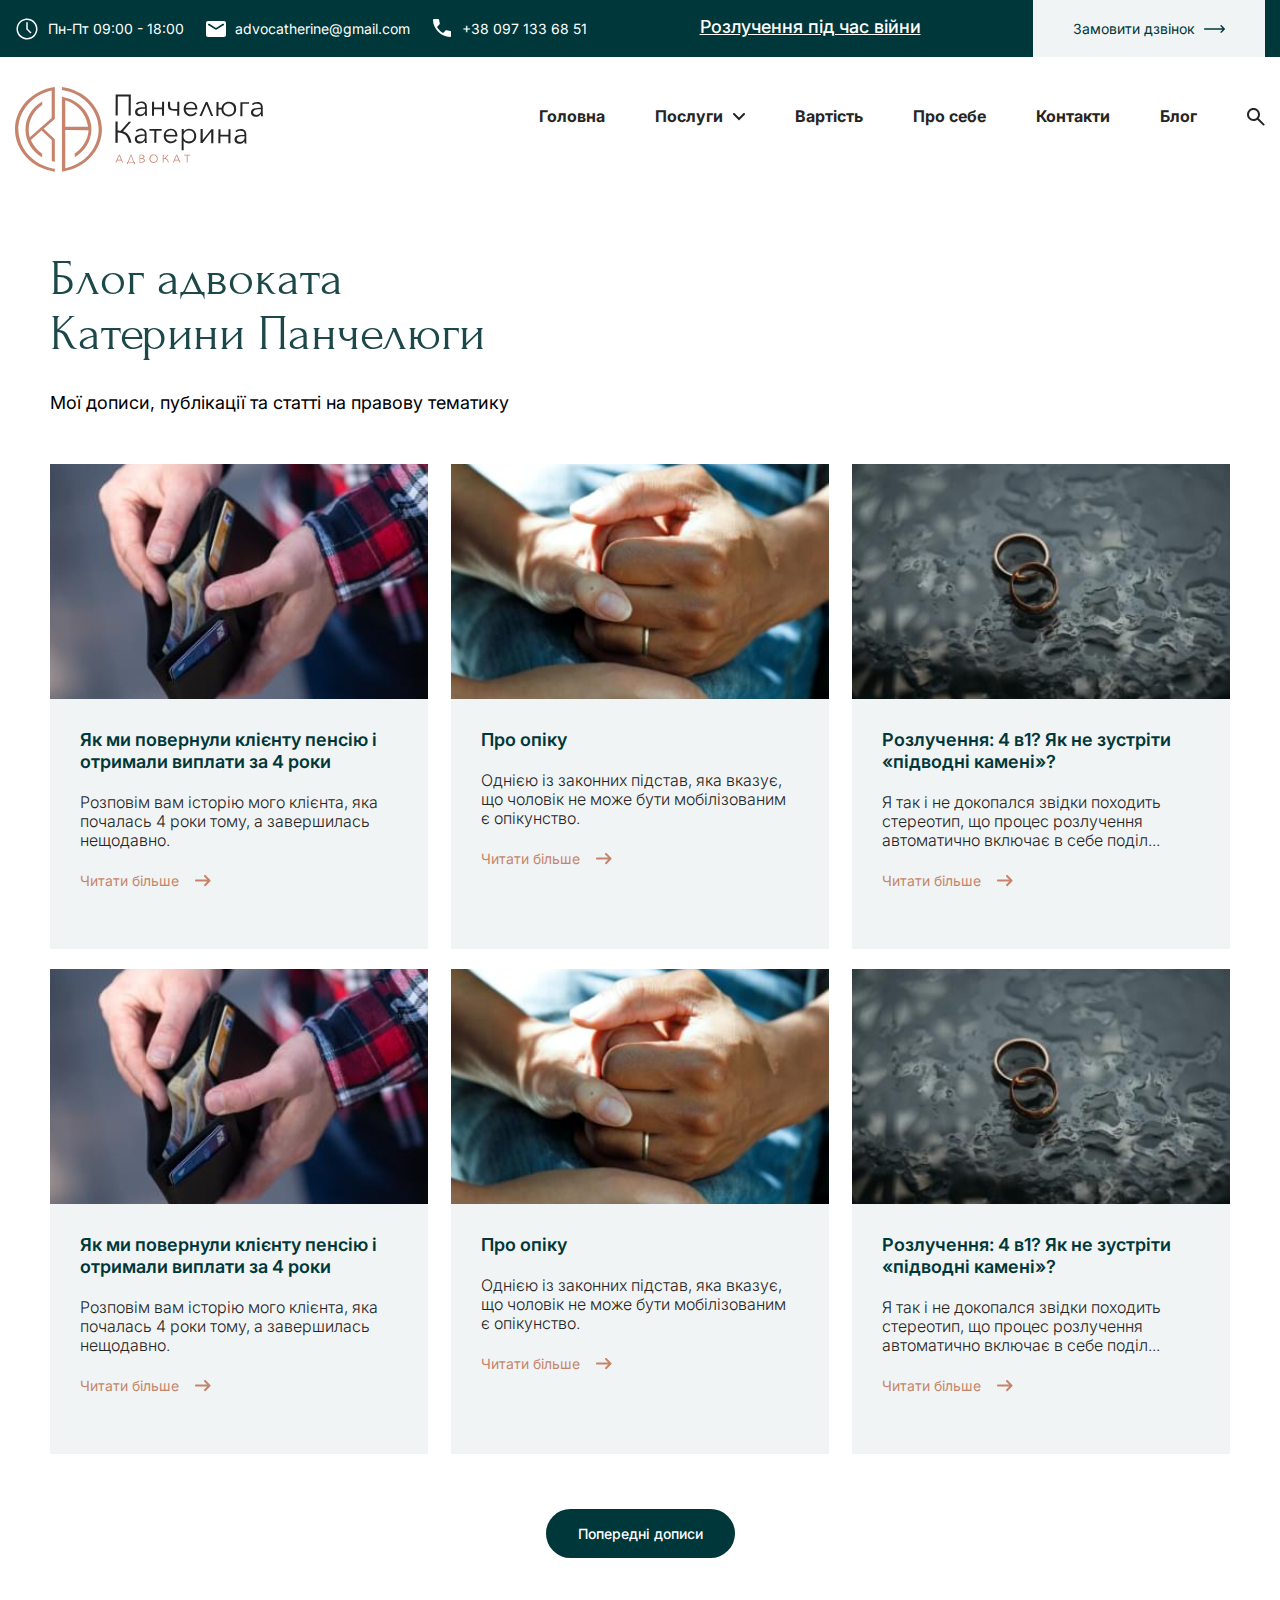
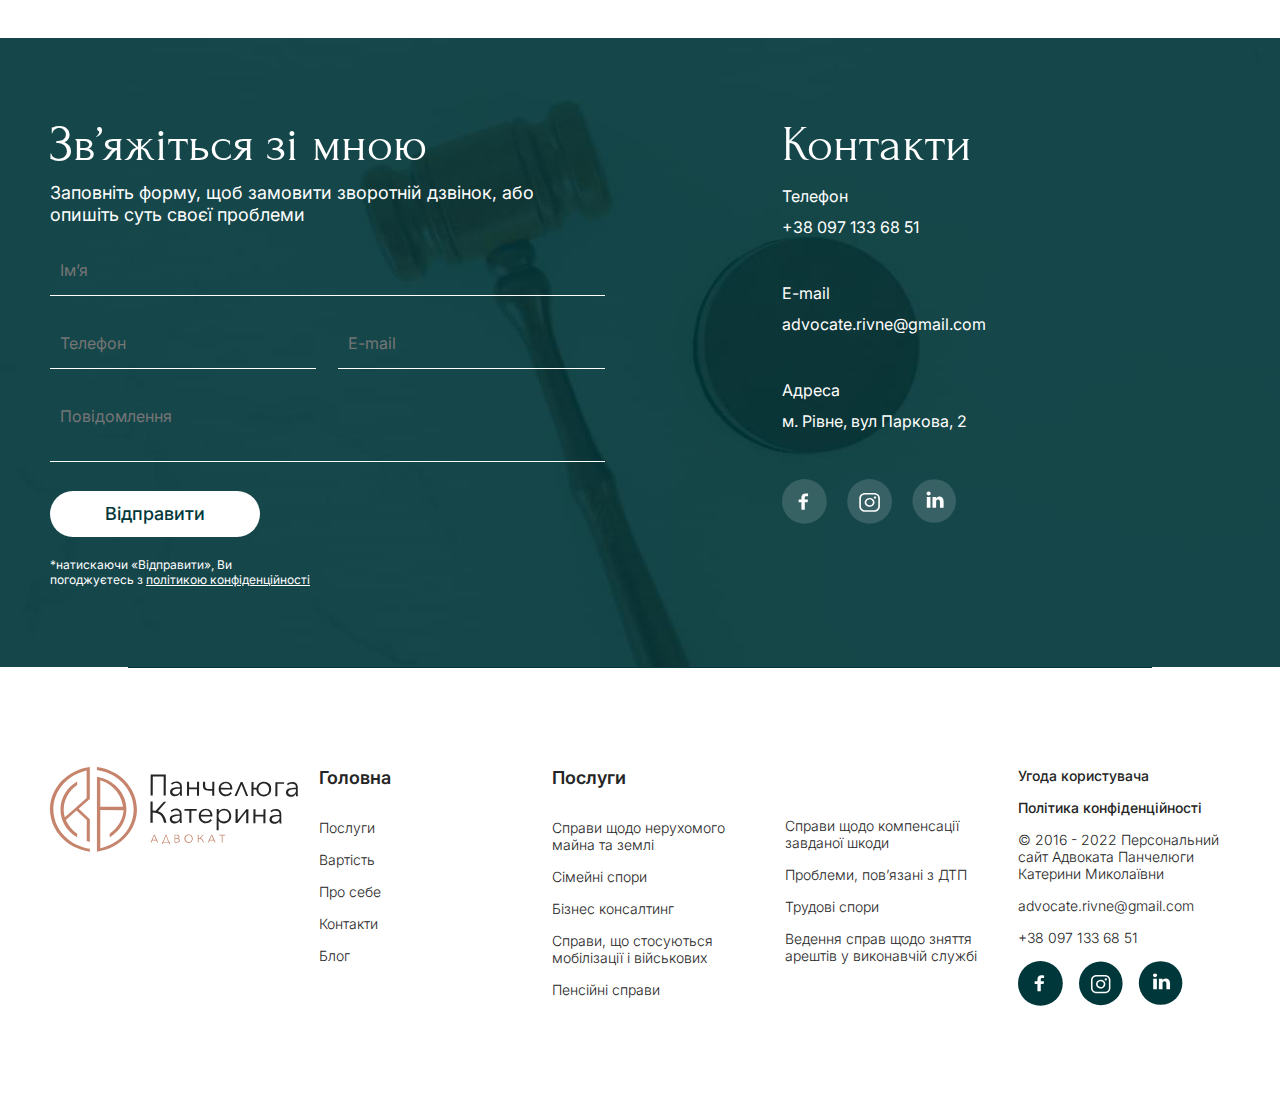
<file: blog.html>
<!DOCTYPE html>
<html lang="en">

<head>
	<title>Blog</title>
	<meta charset="UTF-8">
	<meta name="format-detection" content="telephone=no">
	<!-- <style>body{opacity: 0;}</style> -->
	<link rel="stylesheet" href="css/style.min.css?_v=20230316093516">
	<link rel="shortcut icon" href="favicon.ico">
	<!-- <meta name="robots" content="noindex, nofollow"> -->
	<meta name="viewport" content="width=device-width, initial-scale=1.0">
</head>

<body>
	<div class="wrapper">
		<header class="header">
			<div class="header__top">
				<div class="header__container">
					<div class="header__box">
						<ul class="header__top-list">
							<li class="header__top-item">
								<img src="img/icons/time.svg" alt="">
								Пн-Пт 09:00 - 18:00
							</li>
							<li class="header__top-item">
								<a href="mailto:advocatherine@gmail.com">
									<img src="img/icons/mail.svg" alt="">
									advocatherine@gmail.com</a>
							</li>
							<li class="header__top-item">
								<a href="tel:+380971336851">
									<img src="img/icons/phone.svg" alt="">
									+38 097 133 68 51
								</a>
							</li>
						</ul>
						<a href="https://advocatherine.expert/blog/rozluchennya-pid-chas-voyennogo-stanu:-chi-mozhlivo-ta-chi-yakos-vidriznyayetsya-vid-mirnogo-chasu/" target="_blank" class="header__top-divorce">
							Розлучення під час війни
						</a>
						<a href="#!" target="_blank" class="header__top-call">
							Замовити дзвінок
							<img src="img/icons/arrow.svg" alt="">
						</a>
					</div>
				</div>
			</div>
		</header>
		<main class="page">
			<section class="blogpage">
				<div class="header__container">
					<div class="header__box-bottom">
						<div class="header__logo">
							<a href="/"><img src="img/icons/logo_header.svg" alt=""></a>
						</div>
						<div class="header__menu menu">
							<button type="button" class="menu__icon icon-menu"><span></span></button>
							<nav class="menu__body">
								<ul class="menu__list">
									<li class="menu__item"><a href="#!" class="menu__link">Головна</a></li>
									<li class="menu__item dropdown"><a href="#!" class="menu__link ">Послуги <img src="img/icons/down.svg" alt=""></a>
										<ul class="dropdown__list">
											<li><a href="#!">Справи щодо нерухомого майна та землі
												</a></li>
											<li><a href="#!">Сімейні спори
												</a></li>
											<li><a href="#!">Бізнес консалтинг
												</a></li>
											<li><a href="#!">Справи, що стосуються мобілізації і військових
												</a></li>
											<li><a href="#!">Пенсійні справи
												</a></li>
											<li><a href="#!">Справи щодо компенсації завданої шкоди
												</a></li>
											<li><a href="#!">Проблеми, пов’язані
													з ДТП
												</a></li>
											<li><a href="#!">Трудові спори</a></li>
										</ul>
									</li>
									<li class="menu__item"><a href="#!" class="menu__link">Вартість</a></li>
									<li class="menu__item"><a href="#!" class="menu__link">Про себе</a></li>
									<li class="menu__item"><a href="#!" class="menu__link">Контакти</a></li>
									<li class="menu__item"><a href="#!" class="menu__link">Блог</a></li>
									<li class="menu__item"><a href="#!" class="menu__link">
											<input autocomplete="off" type="text" name="form[]" data-error="Помилка" placeholder="" class="menu__input">
											<img src="img/icons/search.svg" alt="">
										</a></li>
								</ul>
							</nav>
						</div>
					</div>
				</div>
				<div class="blogpage__container">
					<h1 class="blogpage__title _title-main">Блог адвоката <br> Катерини Панчелюги
					</h1>
					<p class="blogpage__text">Мої дописи, публікації та статті на правову тематику
					</p>
					<div class="blogpage__box-showmore" data-showmore="items">
						<ul class="blogpage__box" data-showmore-content="2">
							<li class="blogpage__item  ">
								<div class="blog__slide-img">
									<img src="img/04.jpg" alt="">
								</div>
								<div class="blog__block">
									<p class="blog__slider-title">Як ми повернули клієнту пенсію і отримали виплати
										за 4
										роки</p>
									<p class="blog__slider-text">Розповім вам історію мого клієнта, яка почалась 4
										роки
										тому, а завершилась нещодавно.
									</p>
									<a href="#!" class="blog__link">Читати більше <img src="img/icons/orange-arrow.svg" alt=""></a>
								</div>
							</li>
							<li class="blogpage__item  ">
								<div class="blog__slide-img">
									<img src="img/05.jpg" alt="">
								</div>
								<div class="blog__block">
									<p class="blog__slider-title">Про опіку</p>
									<p class="blog__slider-text">Однією із законних підстав, яка вказує, що чоловік
										не
										може бути мобілізованим є опікунство.

									</p>
									<a href="#!" class="blog__link">Читати більше <img src="img/icons/orange-arrow.svg" alt=""></a>
								</div>
							</li>
							<li class="blogpage__item  ">
								<div class="blog__slide-img">
									<img src="img/06.jpg" alt="">
								</div>
								<div class="blog__block">
									<p class="blog__slider-title">Розлучення: 4 в1? Як не зустріти «підводні
										камені»?
									</p>
									<p class="blog__slider-text">Я так і не докопался звідки походить стереотип, що
										процес розлучення автоматично включає в себе поділ...
									</p>
									<a href="#!" class="blog__link">Читати більше <img src="img/icons/orange-arrow.svg" alt=""></a>
								</div>
							</li>
							<li class="blogpage__item  ">
								<div class="blog__slide-img">
									<img src="img/04.jpg" alt="">
								</div>
								<div class="blog__block">
									<p class="blog__slider-title">Як ми повернули клієнту пенсію і отримали виплати
										за 4
										роки</p>
									<p class="blog__slider-text">Розповім вам історію мого клієнта, яка почалась 4
										роки
										тому, а завершилась нещодавно.
									</p>
									<a href="#!" class="blog__link">Читати більше <img src="img/icons/orange-arrow.svg" alt=""></a>
								</div>
							</li>
							<li class="blogpage__item  ">
								<div class="blog__slide-img">
									<img src="img/05.jpg" alt="">
								</div>
								<div class="blog__block">
									<p class="blog__slider-title">Про опіку</p>
									<p class="blog__slider-text">Однією із законних підстав, яка вказує, що чоловік
										не
										може бути мобілізованим є опікунство.

									</p>
									<a href="#!" class="blog__link">Читати більше <img src="img/icons/orange-arrow.svg" alt=""></a>
								</div>
							</li>
							<li class="blogpage__item  ">
								<div class="blog__slide-img">
									<img src="img/06.jpg" alt="">
								</div>
								<div class="blog__block">
									<p class="blog__slider-title">Розлучення: 4 в1? Як не зустріти «підводні
										камені»?
									</p>
									<p class="blog__slider-text">Я так і не докопался звідки походить стереотип, що
										процес розлучення автоматично включає в себе поділ...
									</p>
									<a href="#!" class="blog__link">Читати більше <img src="img/icons/orange-arrow.svg" alt=""></a>
								</div>
							</li>
							<li class="blogpage__item  ">
								<div class="blog__slide-img">
									<img src="img/04.jpg" alt="">
								</div>
								<div class="blog__block">
									<p class="blog__slider-title">Як ми повернули клієнту пенсію і отримали виплати
										за 4
										роки</p>
									<p class="blog__slider-text">Розповім вам історію мого клієнта, яка почалась 4
										роки
										тому, а завершилась нещодавно.
									</p>
									<a href="#!" class="blog__link">Читати більше <img src="img/icons/orange-arrow.svg" alt=""></a>
								</div>
							</li>
							<li class="blogpage__item  ">
								<div class="blog__slide-img">
									<img src="img/05.jpg" alt="">
								</div>
								<div class="blog__block">
									<p class="blog__slider-title">Про опіку</p>
									<p class="blog__slider-text">Однією із законних підстав, яка вказує, що чоловік
										не
										може бути мобілізованим є опікунство.

									</p>
									<a href="#!" class="blog__link">Читати більше <img src="img/icons/orange-arrow.svg" alt=""></a>
								</div>
							</li>
							<li class="blogpage__item  ">
								<div class="blog__slide-img">
									<img src="img/06.jpg" alt="">
								</div>
								<div class="blog__block">
									<p class="blog__slider-title">Розлучення: 4 в1? Як не зустріти «підводні
										камені»?
									</p>
									<p class="blog__slider-text">Я так і не докопался звідки походить стереотип, що
										процес розлучення автоматично включає в себе поділ...
									</p>
									<a href="#!" class="blog__link">Читати більше <img src="img/icons/orange-arrow.svg" alt=""></a>
								</div>
							</li>
						</ul>
						<button hidden data-showmore-button type="button" class="block__more">
							<span>Попередні дописи</span>
							<span>Приховати</span>
						</button>
					</div>
				</div>
			</section>
			<section class="contact" style="background-image:url('img/07.jpg');">
				<div class="contact__container">
					<div class="contact__box">
						<div class="contact__left">
							<p class="contact__title">Зв’яжіться зі мною
							</p>
							<p class="contact__subtitle">Заповніть форму, щоб замовити зворотній дзвінок, або опишіть
								суть своєї проблеми</p>
							<div class="contact__box-input">
								<input autocomplete="off" type="text" name="form[]" data-error="Помилка" placeholder="Ім’я" class="contact__input">
							</div>
							<div class="contact__box-input _flex">
								<input autocomplete="off" type="text" name="form[]" data-error="Помилка" placeholder="Телефон" class="contact__input">
								<input autocomplete="off" type="text" name="form[]" data-error="Помилка" placeholder="E-mail" class="contact__input">
							</div>
							<div class="contact__box-input">
								<textarea autocomplete="off" name="form[]" placeholder="Повідомлення" data-error="Помилка" class="contact__input"></textarea>
							</div>
							<div class="contact__button">
								<button type="submit" class="button">Відправити</button>
							</div>
							<p class="contact__policy">*натискаючи «Відправити», Ви погоджуєтесь
								з <a href="#!">політикою конфіденційності</a>
							</p>
						</div>
						<div class="contact__right">
							<p class="contact__title">Контакти
							</p>
							<div class="contact__right-box">
								<p class="contact__text">Телефон</p>
								<a href="#!" class="contact__link">+38 097 133 68 51
								</a>
							</div>
							<div class="contact__right-box">
								<p class="contact__text">E-mail</p>
								<a href="#!" class="contact__link">advocate.rivne@gmail.com</a>
							</div>
							<div class="contact__right-box">
								<p class="contact__text">Адреса</p>
								<a href="#!" class="contact__link">м. Рівне, вул Паркова, 2</a>
							</div>
							<div class="contact__icons">
								<a href="#!"><img src="img/icons/fb.svg" alt=""></a>
								<a href="#!"><img src="img/icons/insta.svg" alt=""></a>
								<a href="#!"><img src="img/icons/linkedin.svg" alt=""></a>
							</div>
						</div>
					</div>
				</div>
			</section>
		</main>
		<footer class="footer">
			<div class="footer__container">
				<div class="footer__item">
					<a href="/"><img src="img/icons/logo_header.svg" alt="" class="footer__logo-desktop"></a>
					<a href="/"><img src="img/icons/footer-logo-mob.svg" alt="" class="footer__logo-mobile"></a>
				</div>
				<div class="footer__item">
					<p class="footer__title">Головна</p>
					<ul class="footer__list">
						<li class="footer__list-item"><a href="#!">Послуги</a></li>
						<li class="footer__list-item"><a href="#!">Вартість</a></li>
						<li class="footer__list-item"><a href="#!">Про себе</a></li>
						<li class="footer__list-item"><a href="#!">Контакти</a></li>
						<li class="footer__list-item"><a href="#!">Блог</a></li>
					</ul>
				</div>
				<div class="footer__item">
					<p class="footer__title">Послуги</p>
					<ul class="footer__list">
						<li class="footer__list-item"><a href="#!">Справи щодо нерухомого майна та землі
							</a></li>
						<li class="footer__list-item"><a href="#!">Сімейні спори
							</a></li>
						<li class="footer__list-item"><a href="#!">Бізнес консалтинг
							</a></li>
						<li class="footer__list-item"><a href="#!">Справи, що стосуються мобілізації і військових
							</a></li>
						<li class="footer__list-item"><a href="#!">Пенсійні справи
							</a></li>
					</ul>
				</div>
				<div class="footer__item _top">
					<ul class="footer__list">
						<li class="footer__list-item"><a href="#!">Справи щодо компенсації завданої шкоди
							</a></li>
						<li class="footer__list-item"><a href="#!">Проблеми, пов’язані
								з ДТП
							</a></li>
						<li class="footer__list-item"><a href="#!">Трудові спори</a></li>
						<li class="footer__list-item"><a href="#!">Ведення справ щодо зняття
								арештів у виконавчій службі</a></li>
					</ul>
				</div>
				<div class="footer__item">
					<p class="footer__link"><a href="#!">Угода користувача</a></p>
					<p class="footer__link"><a href="#!">Політика конфіденційності</a></p>
					<ul class="footer__list">
						<li class="footer__list-item">
							© 2016 - 2022 Персональний сайт Адвоката Панчелюги Катерини
							Миколаївни
						</li>
						<li class="footer__list-item"><a href="mailto:advocate.rivne@gmail.com">advocate.rivne@gmail.com</a>
						</li>
						<li class="footer__list-item"><a href="tel:+380971336851">+38 097 133 68 51</a></li>
					</ul>
					<ul class="footer__icons">
						<li><a href="#!"><img src="img/icons/fb1.svg" alt=""></a> </li>
						<li><a href="#!"><img src="img/icons/insta1.svg" alt=""></a></li>
						<li><a href="#!"><img src="img/icons/linkedin1.svg" alt=""></a></li>
					</ul>
				</div>
			</div>
		</footer>
	</div>
	<script src="js/app.min.js?_v=20230316093516"></script>
</body>

</html>
</file>
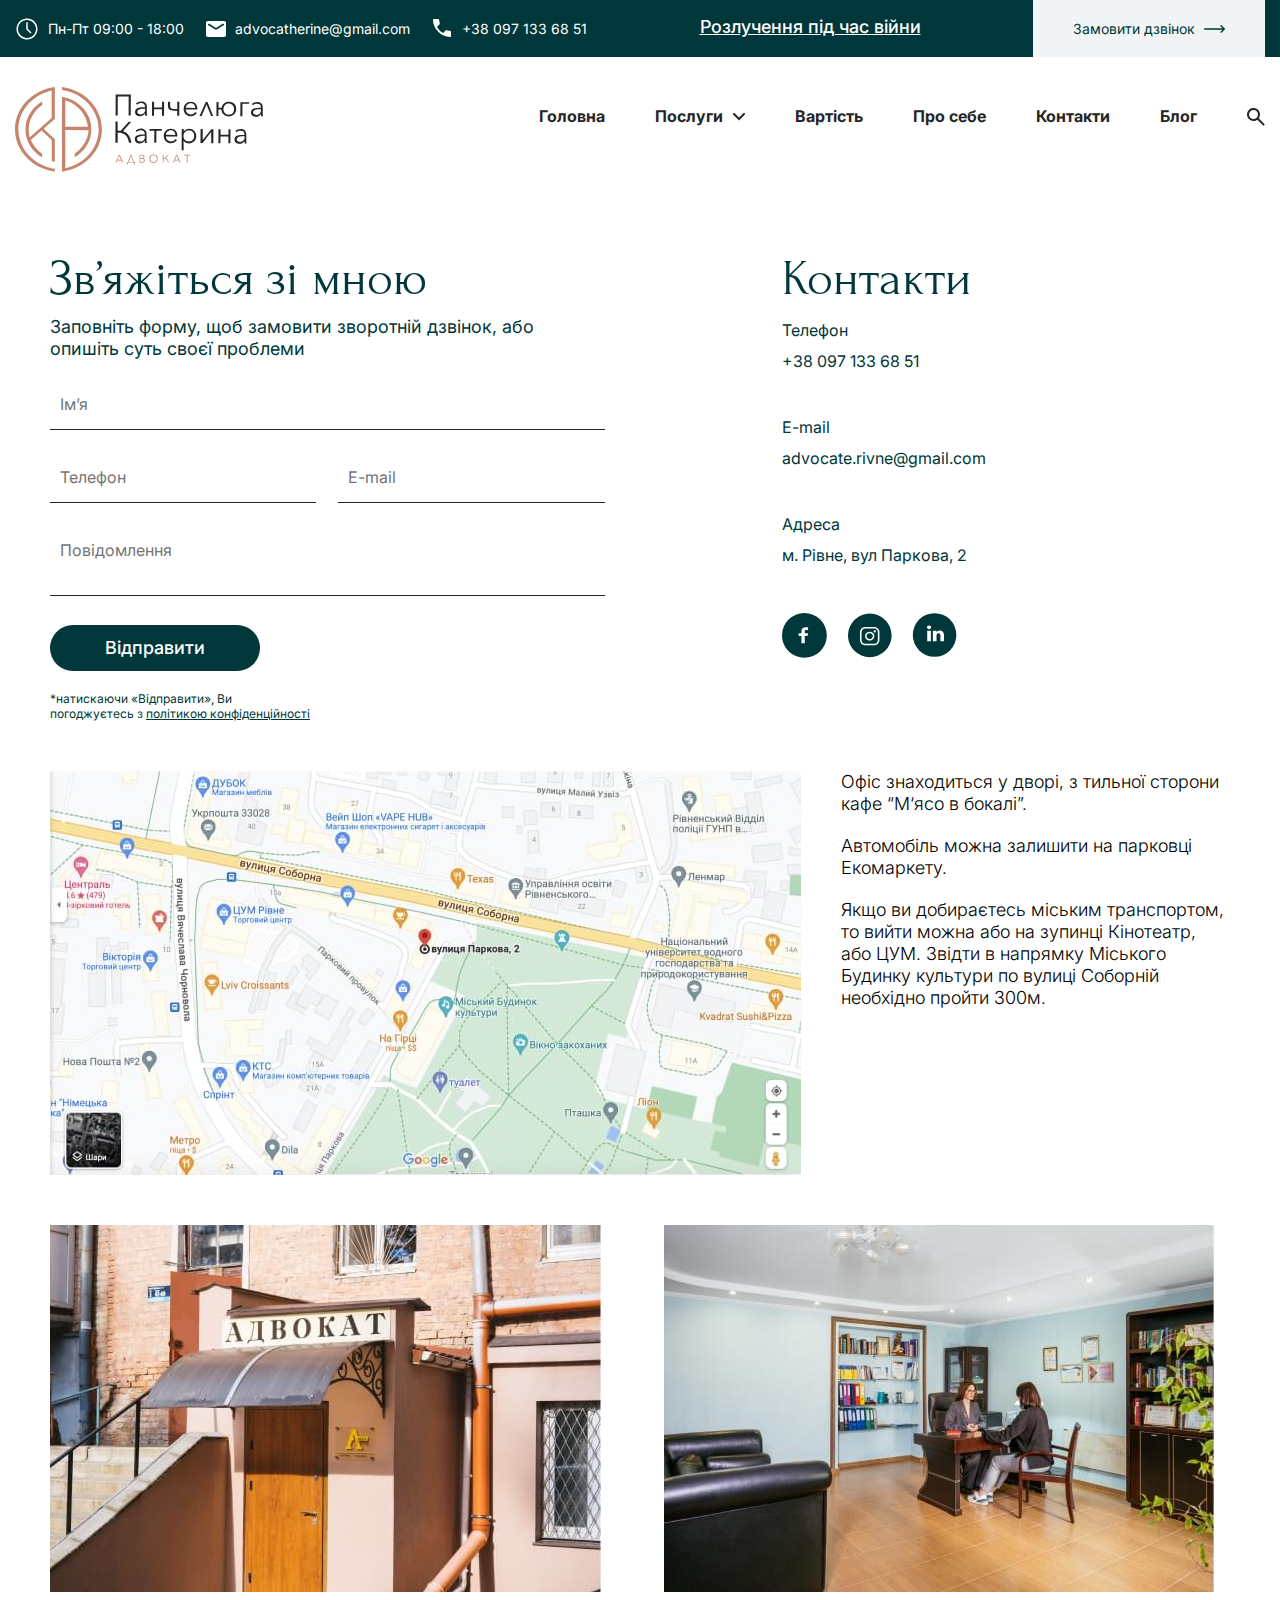
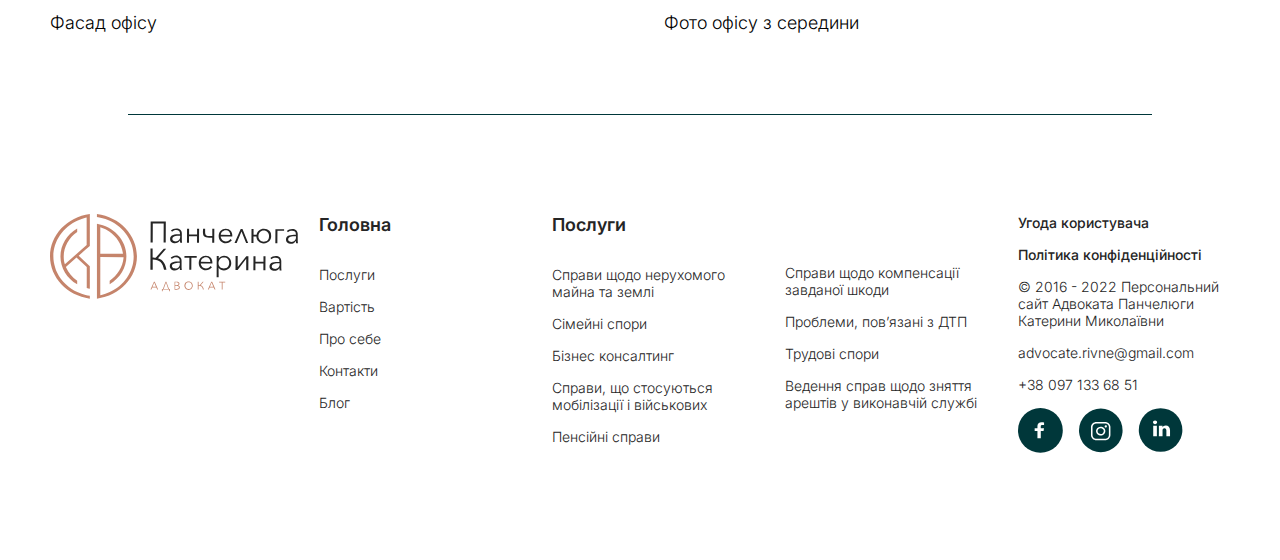
<file: contacts.html>
<!DOCTYPE html>
<html lang="en">

<head>
	<title>Contacts</title>
	<meta charset="UTF-8">
	<meta name="format-detection" content="telephone=no">
	<!-- <style>body{opacity: 0;}</style> -->
	<link rel="stylesheet" href="css/style.min.css?_v=20230316093516">
	<link rel="shortcut icon" href="favicon.ico">
	<!-- <meta name="robots" content="noindex, nofollow"> -->
	<meta name="viewport" content="width=device-width, initial-scale=1.0">
</head>

<body>
	<div class="wrapper">
		<header class="header">
			<div class="header__top">
				<div class="header__container">
					<div class="header__box">
						<ul class="header__top-list">
							<li class="header__top-item">
								<img src="img/icons/time.svg" alt="">
								Пн-Пт 09:00 - 18:00
							</li>
							<li class="header__top-item">
								<a href="mailto:advocatherine@gmail.com">
									<img src="img/icons/mail.svg" alt="">
									advocatherine@gmail.com</a>
							</li>
							<li class="header__top-item">
								<a href="tel:+380971336851">
									<img src="img/icons/phone.svg" alt="">
									+38 097 133 68 51
								</a>
							</li>
						</ul>
						<a href="https://advocatherine.expert/blog/rozluchennya-pid-chas-voyennogo-stanu:-chi-mozhlivo-ta-chi-yakos-vidriznyayetsya-vid-mirnogo-chasu/" target="_blank" class="header__top-divorce">
							Розлучення під час війни
						</a>
						<a href="#!" target="_blank" class="header__top-call">
							Замовити дзвінок
							<img src="img/icons/arrow.svg" alt="">
						</a>
					</div>
				</div>
			</div>
		</header>
		<main class="page">
			<div class="header__container">
				<div class="header__box-bottom">
					<div class="header__logo">
						<a href="/"><img src="img/icons/logo_header.svg" alt=""></a>
					</div>
					<div class="header__menu menu">
						<button type="button" class="menu__icon icon-menu"><span></span></button>
						<nav class="menu__body">
							<ul class="menu__list">
								<li class="menu__item"><a href="#!" class="menu__link">Головна</a></li>
								<li class="menu__item dropdown"><a href="#!" class="menu__link ">Послуги <img src="img/icons/down.svg" alt=""></a>
									<ul class="dropdown__list">
										<li><a href="#!">Справи щодо нерухомого майна та землі
											</a></li>
										<li><a href="#!">Сімейні спори
											</a></li>
										<li><a href="#!">Бізнес консалтинг
											</a></li>
										<li><a href="#!">Справи, що стосуються мобілізації і військових
											</a></li>
										<li><a href="#!">Пенсійні справи
											</a></li>
										<li><a href="#!">Справи щодо компенсації завданої шкоди
											</a></li>
										<li><a href="#!">Проблеми, пов’язані
												з ДТП
											</a></li>
										<li><a href="#!">Трудові спори</a></li>
									</ul>
								</li>
								<li class="menu__item"><a href="#!" class="menu__link">Вартість</a></li>
								<li class="menu__item"><a href="#!" class="menu__link">Про себе</a></li>
								<li class="menu__item"><a href="#!" class="menu__link">Контакти</a></li>
								<li class="menu__item"><a href="#!" class="menu__link">Блог</a></li>
								<li class="menu__item"><a href="#!" class="menu__link">
										<input autocomplete="off" type="text" name="form[]" data-error="Помилка" placeholder="" class="menu__input">
										<img src="img/icons/search.svg" alt="">
									</a></li>
							</ul>
						</nav>
					</div>
				</div>
			</div>
			<section class="contact">
				<div class="contact__container">
					<div class="contact__box">
						<div class="contact__left">
							<p class="contact__title _green">Зв’яжіться зі мною
							</p>
							<p class="contact__subtitle _green">Заповніть форму, щоб замовити зворотній дзвінок, або
								опишіть
								суть своєї проблеми</p>
							<div class="contact__box-input">
								<input autocomplete="off" type="text" name="form[]" data-error="Помилка" placeholder="Ім’я" class="contact__input _green">
							</div>
							<div class="contact__box-input _flex">
								<input autocomplete="off" type="text" name="form[]" data-error="Помилка" placeholder="Телефон" class="contact__input _green">
								<input autocomplete="off" type="text" name="form[]" data-error="Помилка" placeholder="E-mail" class="contact__input _green">
							</div>
							<div class="contact__box-input">
								<textarea autocomplete="off" name="form[]" placeholder="Повідомлення" data-error="Помилка" class="contact__input _green"></textarea>
							</div>
							<div class="contact__button _white">
								<button type="submit" class="button">Відправити</button>
							</div>
							<p class="contact__policy _green">*натискаючи «Відправити», Ви погоджуєтесь
								з <a href="#!">політикою конфіденційності</a>
							</p>
						</div>
						<div class="contact__right">
							<p class="contact__title _green">Контакти
							</p>
							<div class="contact__right-box">
								<p class="contact__text _green">Телефон</p>
								<a href="#!" class="contact__link _green">+38 097 133 68 51
								</a>
							</div>
							<div class="contact__right-box">
								<p class="contact__text _green">E-mail</p>
								<a href="#!" class="contact__link _green">advocate.rivne@gmail.com</a>
							</div>
							<div class="contact__right-box">
								<p class="contact__text _green">Адреса</p>
								<a href="#!" class="contact__link _green">м. Рівне, вул Паркова, 2</a>
							</div>
							<div class="contact__icons">
								<a href="#!"><img src="img/icons/fb1.svg" alt=""></a>
								<a href="#!"><img src="img/icons/insta1.svg" alt=""></a>
								<a href="#!"><img src="img/icons/linkedin1.svg" alt=""></a>
							</div>
						</div>
					</div>
					<div class="contact__map-box">
						<div class="contact__map-img">
							<img src="img/09.jpg" alt="">
						</div>
						<div class="contact__map-content">
							<p class="contact__map-text">Офіс знаходиться у дворі, з тильної сторони кафе “М‘ясо в
								бокалі”.
							</p>
							<p class="contact__map-text">Автомобіль можна залишити на парковці Екомаркету.</p>
							<p class="contact__map-text">Якщо ви добираєтесь міським транспортом, то вийти можна або на
								зупинці Кінотеатр, або
								ЦУМ. Звідти в напрямку Міського Будинку культури по вулиці Соборній необхідно пройти
								300м.</p>
						</div>
					</div>
					<div class="contact__photo-box">
						<div class="contact__photo-item">
							<div class="contact__photo-img">
								<img src="img/10.jpg" alt="">
							</div>
							<p class="contact__photo-text">Фасад офісу</p>
						</div>
						<div class="contact__photo-item">
							<div class="contact__photo-img">
								<img src="img/11.jpg" alt="">
							</div>
							<p class="contact__photo-text">Фото офісу з середини</p>
						</div>
					</div>
				</div>
			</section>
		</main>
		<footer class="footer">
			<div class="footer__container">
				<div class="footer__item">
					<a href="/"><img src="img/icons/logo_header.svg" alt="" class="footer__logo-desktop"></a>
					<a href="/"><img src="img/icons/footer-logo-mob.svg" alt="" class="footer__logo-mobile"></a>
				</div>
				<div class="footer__item">
					<p class="footer__title">Головна</p>
					<ul class="footer__list">
						<li class="footer__list-item"><a href="#!">Послуги</a></li>
						<li class="footer__list-item"><a href="#!">Вартість</a></li>
						<li class="footer__list-item"><a href="#!">Про себе</a></li>
						<li class="footer__list-item"><a href="#!">Контакти</a></li>
						<li class="footer__list-item"><a href="#!">Блог</a></li>
					</ul>
				</div>
				<div class="footer__item">
					<p class="footer__title">Послуги</p>
					<ul class="footer__list">
						<li class="footer__list-item"><a href="#!">Справи щодо нерухомого майна та землі
							</a></li>
						<li class="footer__list-item"><a href="#!">Сімейні спори
							</a></li>
						<li class="footer__list-item"><a href="#!">Бізнес консалтинг
							</a></li>
						<li class="footer__list-item"><a href="#!">Справи, що стосуються мобілізації і військових
							</a></li>
						<li class="footer__list-item"><a href="#!">Пенсійні справи
							</a></li>
					</ul>
				</div>
				<div class="footer__item _top">
					<ul class="footer__list">
						<li class="footer__list-item"><a href="#!">Справи щодо компенсації завданої шкоди
							</a></li>
						<li class="footer__list-item"><a href="#!">Проблеми, пов’язані
								з ДТП
							</a></li>
						<li class="footer__list-item"><a href="#!">Трудові спори</a></li>
						<li class="footer__list-item"><a href="#!">Ведення справ щодо зняття
								арештів у виконавчій службі</a></li>
					</ul>
				</div>
				<div class="footer__item">
					<p class="footer__link"><a href="#!">Угода користувача</a></p>
					<p class="footer__link"><a href="#!">Політика конфіденційності</a></p>
					<ul class="footer__list">
						<li class="footer__list-item">
							© 2016 - 2022 Персональний сайт Адвоката Панчелюги Катерини
							Миколаївни
						</li>
						<li class="footer__list-item"><a href="mailto:advocate.rivne@gmail.com">advocate.rivne@gmail.com</a>
						</li>
						<li class="footer__list-item"><a href="tel:+380971336851">+38 097 133 68 51</a></li>
					</ul>
					<ul class="footer__icons">
						<li><a href="#!"><img src="img/icons/fb1.svg" alt=""></a> </li>
						<li><a href="#!"><img src="img/icons/insta1.svg" alt=""></a></li>
						<li><a href="#!"><img src="img/icons/linkedin1.svg" alt=""></a></li>
					</ul>
				</div>
			</div>
		</footer>
	</div>
	<script src="js/app.min.js?_v=20230316093516"></script>
</body>

</html>
</file>
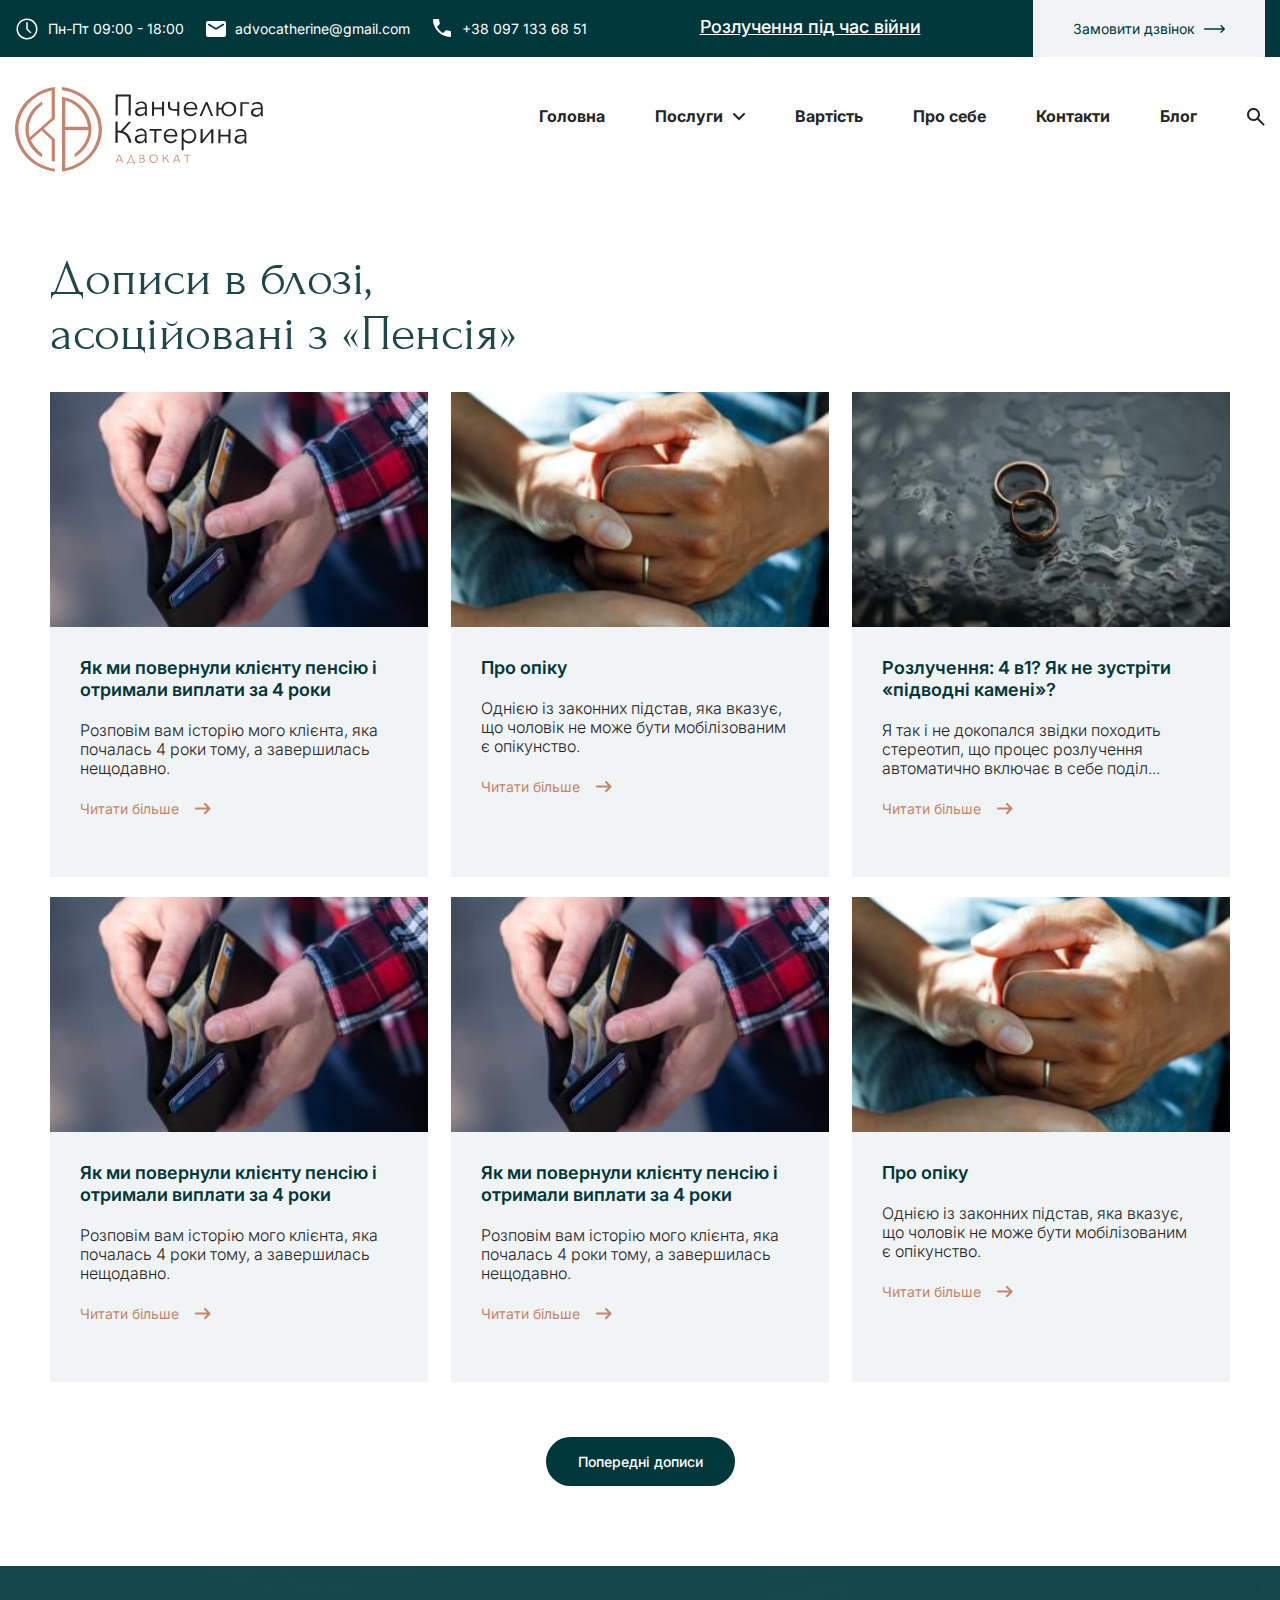
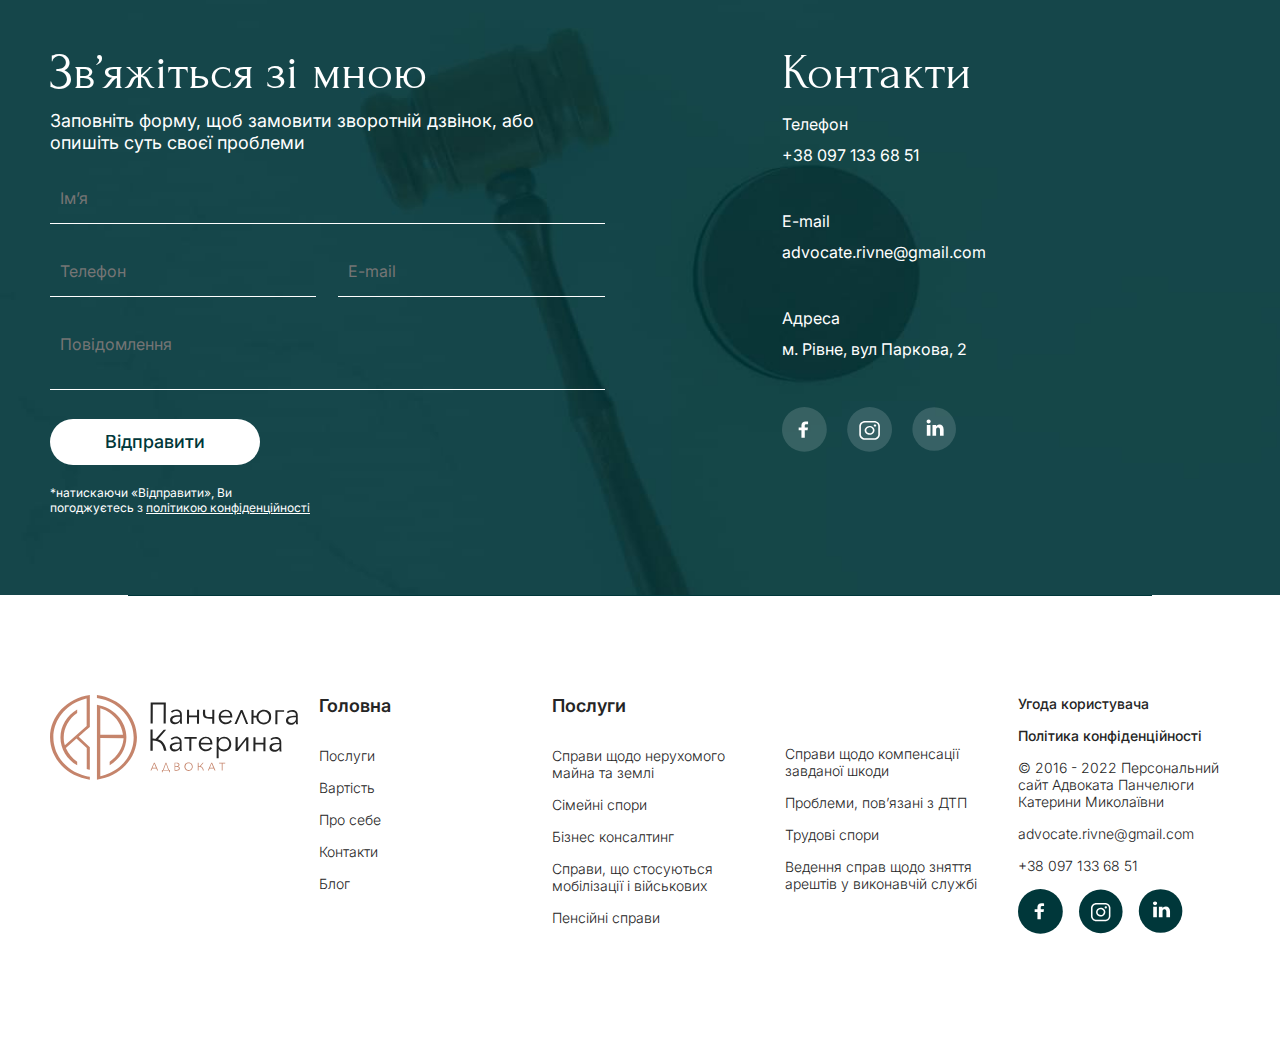
<file: hashtag.html>
<!DOCTYPE html>
<html lang="en">

<head>
	<title>Hashtag</title>
	<meta charset="UTF-8">
	<meta name="format-detection" content="telephone=no">
	<!-- <style>body{opacity: 0;}</style> -->
	<link rel="stylesheet" href="css/style.min.css?_v=20230316093516">
	<link rel="shortcut icon" href="favicon.ico">
	<!-- <meta name="robots" content="noindex, nofollow"> -->
	<meta name="viewport" content="width=device-width, initial-scale=1.0">
</head>

<body>
	<div class="wrapper">
		<header class="header">
			<div class="header__top">
				<div class="header__container">
					<div class="header__box">
						<ul class="header__top-list">
							<li class="header__top-item">
								<img src="img/icons/time.svg" alt="">
								Пн-Пт 09:00 - 18:00
							</li>
							<li class="header__top-item">
								<a href="mailto:advocatherine@gmail.com">
									<img src="img/icons/mail.svg" alt="">
									advocatherine@gmail.com</a>
							</li>
							<li class="header__top-item">
								<a href="tel:+380971336851">
									<img src="img/icons/phone.svg" alt="">
									+38 097 133 68 51
								</a>
							</li>
						</ul>
						<a href="https://advocatherine.expert/blog/rozluchennya-pid-chas-voyennogo-stanu:-chi-mozhlivo-ta-chi-yakos-vidriznyayetsya-vid-mirnogo-chasu/" target="_blank" class="header__top-divorce">
							Розлучення під час війни
						</a>
						<a href="#!" target="_blank" class="header__top-call">
							Замовити дзвінок
							<img src="img/icons/arrow.svg" alt="">
						</a>
					</div>
				</div>
			</div>
		</header>
		<main class="page">
			<section class="blogpage">
				<div class="header__container">
					<div class="header__box-bottom">
						<div class="header__logo">
							<a href="/"><img src="img/icons/logo_header.svg" alt=""></a>
						</div>
						<div class="header__menu menu">
							<button type="button" class="menu__icon icon-menu"><span></span></button>
							<nav class="menu__body">
								<ul class="menu__list">
									<li class="menu__item"><a href="#!" class="menu__link">Головна</a></li>
									<li class="menu__item dropdown"><a href="#!" class="menu__link ">Послуги <img src="img/icons/down.svg" alt=""></a>
										<ul class="dropdown__list">
											<li><a href="#!">Справи щодо нерухомого майна та землі
												</a></li>
											<li><a href="#!">Сімейні спори
												</a></li>
											<li><a href="#!">Бізнес консалтинг
												</a></li>
											<li><a href="#!">Справи, що стосуються мобілізації і військових
												</a></li>
											<li><a href="#!">Пенсійні справи
												</a></li>
											<li><a href="#!">Справи щодо компенсації завданої шкоди
												</a></li>
											<li><a href="#!">Проблеми, пов’язані
													з ДТП
												</a></li>
											<li><a href="#!">Трудові спори</a></li>
										</ul>
									</li>
									<li class="menu__item"><a href="#!" class="menu__link">Вартість</a></li>
									<li class="menu__item"><a href="#!" class="menu__link">Про себе</a></li>
									<li class="menu__item"><a href="#!" class="menu__link">Контакти</a></li>
									<li class="menu__item"><a href="#!" class="menu__link">Блог</a></li>
									<li class="menu__item"><a href="#!" class="menu__link">
											<input autocomplete="off" type="text" name="form[]" data-error="Помилка" placeholder="" class="menu__input">
											<img src="img/icons/search.svg" alt="">
										</a></li>
								</ul>
							</nav>
						</div>
					</div>
				</div>
				<div class="blogpage__container">
					<h1 class="blogpage__title _title-main">Дописи в блозі, <br> асоційовані з «Пенсія»
					</h1>
					<div class="blogpage__box-showmore" data-showmore="items">
						<div class="blogpage__box" data-showmore-content="2">
							<div class="blogpage__item  ">
								<div class="blog__slide-img">
									<img src="img/04.jpg" alt="">
								</div>
								<div class="blog__block">
									<p class="blog__slider-title">Як ми повернули клієнту пенсію і отримали виплати
										за 4
										роки</p>
									<p class="blog__slider-text">Розповім вам історію мого клієнта, яка почалась 4
										роки
										тому, а завершилась нещодавно.
									</p>
									<a href="#!" class="blog__link">Читати більше <img src="img/icons/orange-arrow.svg" alt=""></a>
								</div>
							</div>
							<div class="blogpage__item  ">
								<div class="blog__slide-img">
									<img src="img/05.jpg" alt="">
								</div>
								<div class="blog__block">
									<p class="blog__slider-title">Про опіку</p>
									<p class="blog__slider-text">Однією із законних підстав, яка вказує, що чоловік
										не
										може бути мобілізованим є опікунство.

									</p>
									<a href="#!" class="blog__link">Читати більше <img src="img/icons/orange-arrow.svg" alt=""></a>
								</div>
							</div>
							<div class="blogpage__item  ">
								<div class="blog__slide-img">
									<img src="img/06.jpg" alt="">
								</div>
								<div class="blog__block">
									<p class="blog__slider-title">Розлучення: 4 в1? Як не зустріти «підводні
										камені»?
									</p>
									<p class="blog__slider-text">Я так і не докопался звідки походить стереотип, що
										процес розлучення автоматично включає в себе поділ...
									</p>
									<a href="#!" class="blog__link">Читати більше <img src="img/icons/orange-arrow.svg" alt=""></a>
								</div>
							</div>
							<div class="blogpage__item  ">
								<div class="blog__slide-img">
									<img src="img/04.jpg" alt="">
								</div>
								<div class="blog__block">
									<p class="blog__slider-title">Як ми повернули клієнту пенсію і отримали виплати
										за 4
										роки</p>
									<p class="blog__slider-text">Розповім вам історію мого клієнта, яка почалась 4
										роки
										тому, а завершилась нещодавно.
									</p>
									<a href="#!" class="blog__link">Читати більше <img src="img/icons/orange-arrow.svg" alt=""></a>
								</div>
							</div>
							<div class="blogpage__item  ">
								<div class="blog__slide-img">
									<img src="img/04.jpg" alt="">
								</div>
								<div class="blog__block">
									<p class="blog__slider-title">Як ми повернули клієнту пенсію і отримали виплати
										за 4
										роки</p>
									<p class="blog__slider-text">Розповім вам історію мого клієнта, яка почалась 4
										роки
										тому, а завершилась нещодавно.
									</p>
									<a href="#!" class="blog__link">Читати більше <img src="img/icons/orange-arrow.svg" alt=""></a>
								</div>
							</div>
							<div class="blogpage__item  ">
								<div class="blog__slide-img">
									<img src="img/05.jpg" alt="">
								</div>
								<div class="blog__block">
									<p class="blog__slider-title">Про опіку</p>
									<p class="blog__slider-text">Однією із законних підстав, яка вказує, що чоловік
										не
										може бути мобілізованим є опікунство.

									</p>
									<a href="#!" class="blog__link">Читати більше <img src="img/icons/orange-arrow.svg" alt=""></a>
								</div>
							</div>
							<div class="blogpage__item  ">
								<div class="blog__slide-img">
									<img src="img/06.jpg" alt="">
								</div>
								<div class="blog__block">
									<p class="blog__slider-title">Розлучення: 4 в1? Як не зустріти «підводні
										камені»?
									</p>
									<p class="blog__slider-text">Я так і не докопался звідки походить стереотип, що
										процес розлучення автоматично включає в себе поділ...
									</p>
									<a href="#!" class="blog__link">Читати більше <img src="img/icons/orange-arrow.svg" alt=""></a>
								</div>
							</div>
							<div class="blogpage__item  ">
								<div class="blog__slide-img">
									<img src="img/04.jpg" alt="">
								</div>
								<div class="blog__block">
									<p class="blog__slider-title">Як ми повернули клієнту пенсію і отримали виплати
										за 4
										роки</p>
									<p class="blog__slider-text">Розповім вам історію мого клієнта, яка почалась 4
										роки
										тому, а завершилась нещодавно.
									</p>
									<a href="#!" class="blog__link">Читати більше <img src="img/icons/orange-arrow.svg" alt=""></a>
								</div>
							</div>
							<div class="blogpage__item  ">
								<div class="blog__slide-img">
									<img src="img/04.jpg" alt="">
								</div>
								<div class="blog__block">
									<p class="blog__slider-title">Як ми повернули клієнту пенсію і отримали виплати
										за 4
										роки</p>
									<p class="blog__slider-text">Розповім вам історію мого клієнта, яка почалась 4
										роки
										тому, а завершилась нещодавно.
									</p>
									<a href="#!" class="blog__link">Читати більше <img src="img/icons/orange-arrow.svg" alt=""></a>
								</div>
							</div>
						</div>
						<button hidden data-showmore-button type="button" class="block__more">
							<span>Попередні дописи</span>
							<span>Приховати</span>
						</button>
					</div>
				</div>
			</section>
			<section class="contact" style="background-image:url('img/07.jpg');">
				<div class="contact__container">
					<div class="contact__box">
						<div class="contact__left">
							<p class="contact__title">Зв’яжіться зі мною
							</p>
							<p class="contact__subtitle">Заповніть форму, щоб замовити зворотній дзвінок, або опишіть
								суть своєї проблеми</p>
							<div class="contact__box-input">
								<input autocomplete="off" type="text" name="form[]" data-error="Помилка" placeholder="Ім’я" class="contact__input">
							</div>
							<div class="contact__box-input _flex">
								<input autocomplete="off" type="text" name="form[]" data-error="Помилка" placeholder="Телефон" class="contact__input">
								<input autocomplete="off" type="text" name="form[]" data-error="Помилка" placeholder="E-mail" class="contact__input">
							</div>
							<div class="contact__box-input">
								<textarea autocomplete="off" name="form[]" placeholder="Повідомлення" data-error="Помилка" class="contact__input"></textarea>
							</div>
							<div class="contact__button">
								<button type="submit" class="button">Відправити</button>
							</div>
							<p class="contact__policy">*натискаючи «Відправити», Ви погоджуєтесь
								з <a href="#!">політикою конфіденційності</a>
							</p>
						</div>
						<div class="contact__right">
							<p class="contact__title">Контакти
							</p>
							<div class="contact__right-box">
								<p class="contact__text">Телефон</p>
								<a href="#!" class="contact__link">+38 097 133 68 51
								</a>
							</div>
							<div class="contact__right-box">
								<p class="contact__text">E-mail</p>
								<a href="#!" class="contact__link">advocate.rivne@gmail.com</a>
							</div>
							<div class="contact__right-box">
								<p class="contact__text">Адреса</p>
								<a href="#!" class="contact__link">м. Рівне, вул Паркова, 2</a>
							</div>
							<div class="contact__icons">
								<a href="#!"><img src="img/icons/fb.svg" alt=""></a>
								<a href="#!"><img src="img/icons/insta.svg" alt=""></a>
								<a href="#!"><img src="img/icons/linkedin.svg" alt=""></a>
							</div>
						</div>
					</div>
				</div>
			</section>
		</main>
		<footer class="footer">
			<div class="footer__container">
				<div class="footer__item">
					<a href="/"><img src="img/icons/logo_header.svg" alt="" class="footer__logo-desktop"></a>
					<a href="/"><img src="img/icons/footer-logo-mob.svg" alt="" class="footer__logo-mobile"></a>
				</div>
				<div class="footer__item">
					<p class="footer__title">Головна</p>
					<ul class="footer__list">
						<li class="footer__list-item"><a href="#!">Послуги</a></li>
						<li class="footer__list-item"><a href="#!">Вартість</a></li>
						<li class="footer__list-item"><a href="#!">Про себе</a></li>
						<li class="footer__list-item"><a href="#!">Контакти</a></li>
						<li class="footer__list-item"><a href="#!">Блог</a></li>
					</ul>
				</div>
				<div class="footer__item">
					<p class="footer__title">Послуги</p>
					<ul class="footer__list">
						<li class="footer__list-item"><a href="#!">Справи щодо нерухомого майна та землі
							</a></li>
						<li class="footer__list-item"><a href="#!">Сімейні спори
							</a></li>
						<li class="footer__list-item"><a href="#!">Бізнес консалтинг
							</a></li>
						<li class="footer__list-item"><a href="#!">Справи, що стосуються мобілізації і військових
							</a></li>
						<li class="footer__list-item"><a href="#!">Пенсійні справи
							</a></li>
					</ul>
				</div>
				<div class="footer__item _top">
					<ul class="footer__list">
						<li class="footer__list-item"><a href="#!">Справи щодо компенсації завданої шкоди
							</a></li>
						<li class="footer__list-item"><a href="#!">Проблеми, пов’язані
								з ДТП
							</a></li>
						<li class="footer__list-item"><a href="#!">Трудові спори</a></li>
						<li class="footer__list-item"><a href="#!">Ведення справ щодо зняття
								арештів у виконавчій службі</a></li>
					</ul>
				</div>
				<div class="footer__item">
					<p class="footer__link"><a href="#!">Угода користувача</a></p>
					<p class="footer__link"><a href="#!">Політика конфіденційності</a></p>
					<ul class="footer__list">
						<li class="footer__list-item">
							© 2016 - 2022 Персональний сайт Адвоката Панчелюги Катерини
							Миколаївни
						</li>
						<li class="footer__list-item"><a href="mailto:advocate.rivne@gmail.com">advocate.rivne@gmail.com</a>
						</li>
						<li class="footer__list-item"><a href="tel:+380971336851">+38 097 133 68 51</a></li>
					</ul>
					<ul class="footer__icons">
						<li><a href="#!"><img src="img/icons/fb1.svg" alt=""></a> </li>
						<li><a href="#!"><img src="img/icons/insta1.svg" alt=""></a></li>
						<li><a href="#!"><img src="img/icons/linkedin1.svg" alt=""></a></li>
					</ul>
				</div>
			</div>
		</footer>
	</div>
	<script src="js/app.min.js?_v=20230316093516"></script>
</body>

</html>
</file>
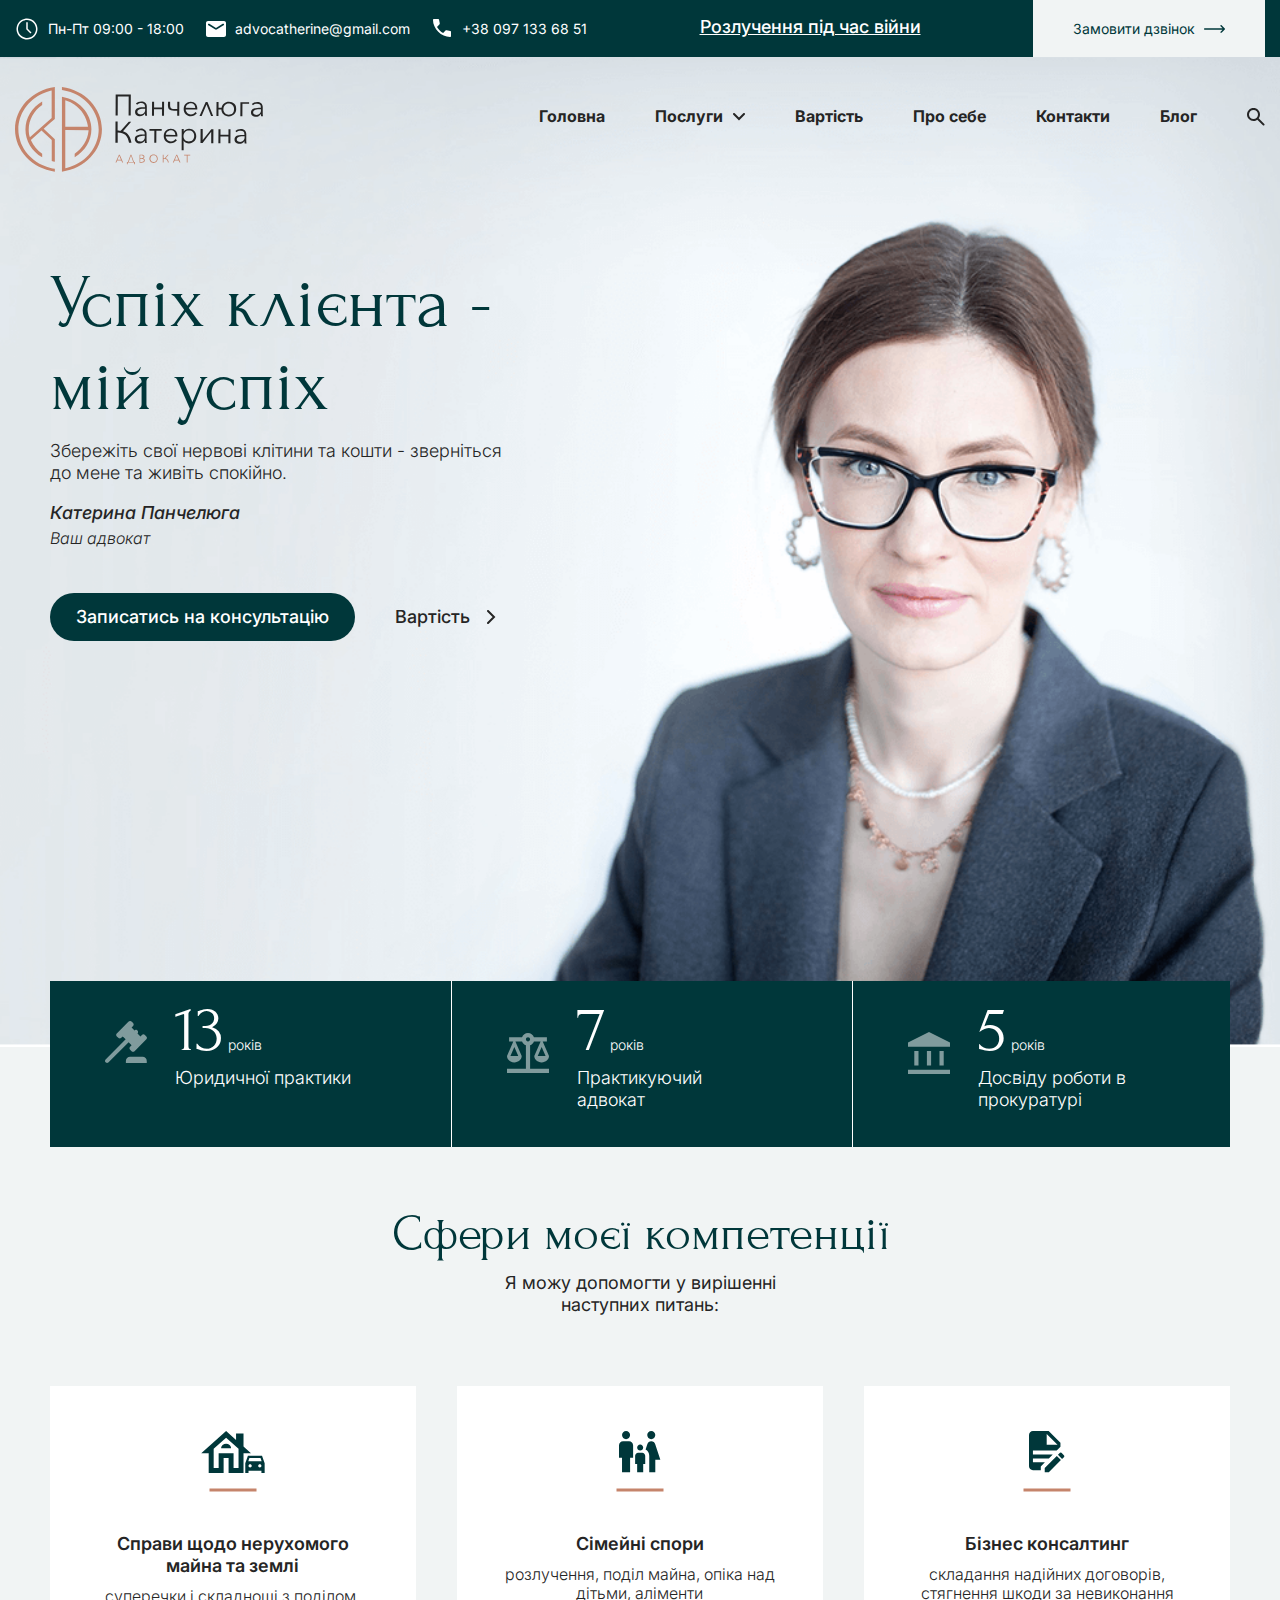
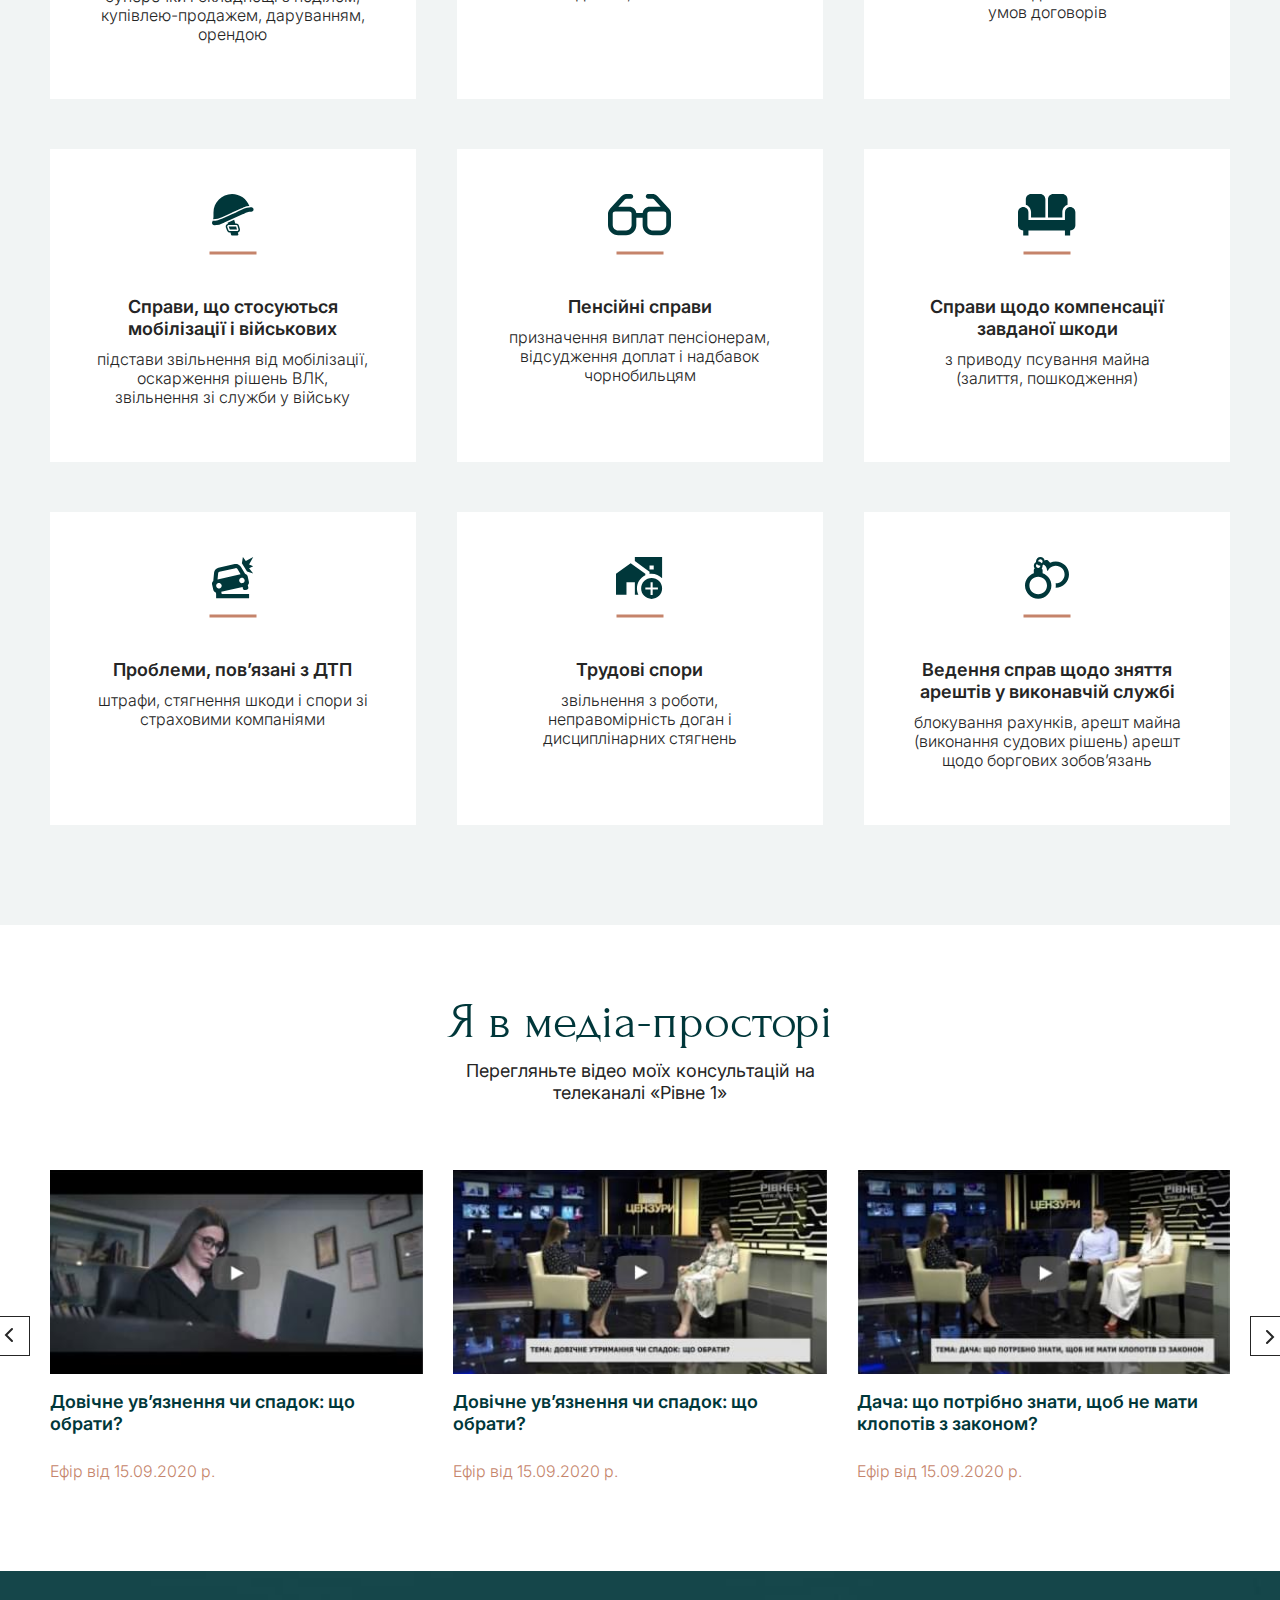
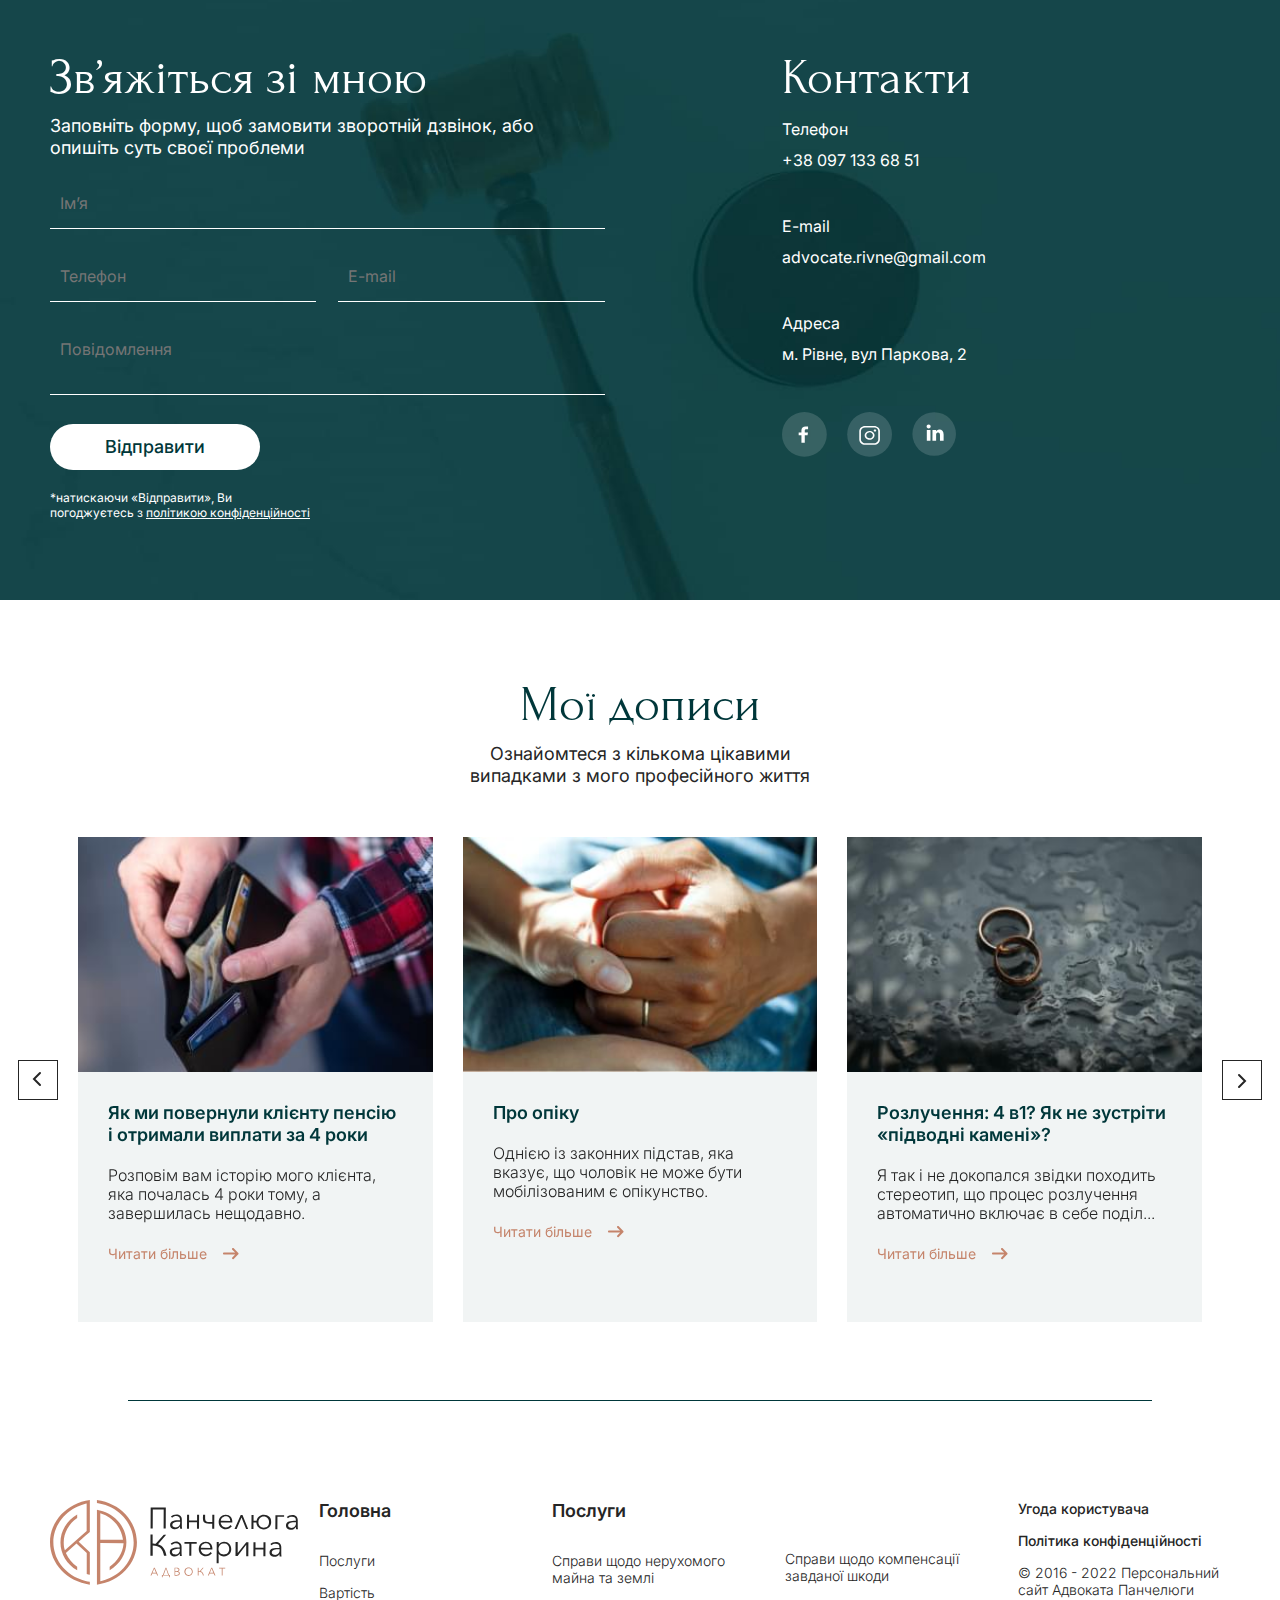
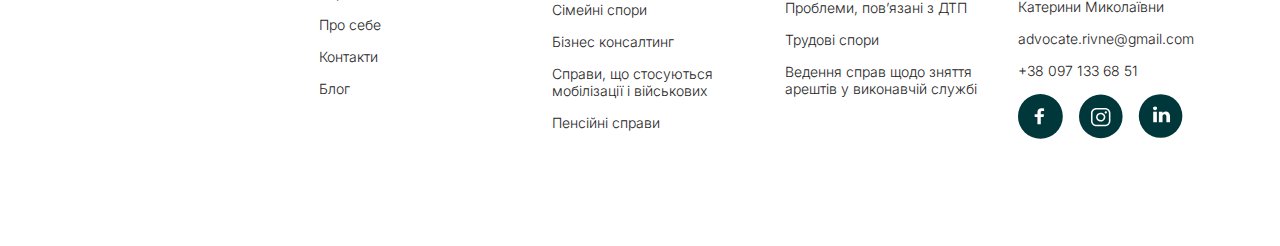
<file: home.html>
<!DOCTYPE html>
<html lang="en">

<head>
	<title>HomePage</title>
	<meta charset="UTF-8">
	<meta name="format-detection" content="telephone=no">
	<!-- <style>body{opacity: 0;}</style> -->
	<link rel="stylesheet" href="css/style.min.css?_v=20230316093516">
	<link rel="shortcut icon" href="favicon.ico">
	<!-- <meta name="robots" content="noindex, nofollow"> -->
	<meta name="viewport" content="width=device-width, initial-scale=1.0">
</head>

<body>
	<div class="wrapper">
		<header class="header">
			<div class="header__top">
				<div class="header__container">
					<div class="header__box">
						<ul class="header__top-list">
							<li class="header__top-item">
								<img src="img/icons/time.svg" alt="">
								Пн-Пт 09:00 - 18:00
							</li>
							<li class="header__top-item">
								<a href="mailto:advocatherine@gmail.com">
									<img src="img/icons/mail.svg" alt="">
									advocatherine@gmail.com</a>
							</li>
							<li class="header__top-item">
								<a href="tel:+380971336851">
									<img src="img/icons/phone.svg" alt="">
									+38 097 133 68 51
								</a>
							</li>
						</ul>
						<a href="https://advocatherine.expert/blog/rozluchennya-pid-chas-voyennogo-stanu:-chi-mozhlivo-ta-chi-yakos-vidriznyayetsya-vid-mirnogo-chasu/" target="_blank" class="header__top-divorce">
							Розлучення під час війни
						</a>
						<a href="#!" target="_blank" class="header__top-call">
							Замовити дзвінок
							<img src="img/icons/arrow.svg" alt="">
						</a>
					</div>
				</div>
			</div>
		</header>
		<main class="page">
			<section class="first">
				<div class="first__bg">
					<div class="first__bg-mob">
						<div class="header__container">
							<div class="header__box-bottom">
								<div class="header__logo">
									<a href="/"><img src="img/icons/logo_header.svg" alt=""></a>
								</div>
								<div class="header__menu menu">
									<button type="button" class="menu__icon icon-menu"><span></span></button>
									<nav class="menu__body">
										<ul class="menu__list">
											<li class="menu__item"><a href="#!" class="menu__link">Головна</a></li>
											<li class="menu__item dropdown"><a href="#!" class="menu__link ">Послуги
													<img src="img/icons/down.svg" alt=""></a>
												<ul class="dropdown__list">
													<li><a href="#!">Справи щодо нерухомого майна та землі
														</a></li>
													<li><a href="#!">Сімейні спори
														</a></li>
													<li><a href="#!">Бізнес консалтинг
														</a></li>
													<li><a href="#!">Справи, що стосуються мобілізації і військових
														</a></li>
													<li><a href="#!">Пенсійні справи
														</a></li>
													<li><a href="#!">Справи щодо компенсації завданої шкоди
														</a></li>
													<li><a href="#!">Проблеми, пов’язані
															з ДТП
														</a></li>
													<li><a href="#!">Трудові спори</a></li>
												</ul>
											</li>
											<li class="menu__item"><a href="#!" class="menu__link">Вартість</a></li>
											<li class="menu__item"><a href="#!" class="menu__link">Про себе</a></li>
											<li class="menu__item"><a href="#!" class="menu__link">Контакти</a></li>
											<li class="menu__item"><a href="#!" class="menu__link">Блог</a></li>
											<li class="menu__item"><a href="#!" class="menu__link">
													<input autocomplete="off" type="text" name="form[]" data-error="Помилка" placeholder="" class="menu__input">
													<img src="img/icons/search.svg" alt="">
												</a></li>
										</ul>
									</nav>
								</div>
							</div>
						</div>

						<div class="first__container">
							<p class="first__mob-link">
								<a href="tel:+380971336851">
									<img src="img/icons/phone.svg" alt="">
									+38 097 133 68 51
								</a>
							</p>
							<h1 class="first__title">Успіх клієнта - <br> мій успіх
							</h1>
							<p class="first__text">Збережіть свої нервові клітини та кошти - зверніться до мене та
								живіть
								спокійно.
							</p>
							<p class="first__name">Катерина Панчелюга</p>
							<p class="first__work">Ваш адвокат
							</p>
							<div class="first__box">
								<a href="#!" class="first__consult">Записатись на консультацію
								</a>
								<a href="#!" class="first__price">Вартість
									<svg width="9" height="14" viewBox="0 0 9 14" fill="none" xmlns="http://www.w3.org/2000/svg">
										<path d="M1 1L7 7L1 13" stroke="" stroke-width="2" stroke-linecap="round" />
									</svg>
								</a>
							</div>
						</div>
					</div>
					<div class="first__container _about">
						<div class="first__about">
							<p class="first__about-title">Ключові факти моєї професійної діяльності</p>
							<div class="first__about-box">
								<div class="first__about-item">
									<div class="first__item-box">
										<div class="first__item-icon">
											<img src="img/icons/01.svg" alt="">
										</div>
										<div class="first__item-text">
											<p class="first__item-top"><span>13</span> років
											</p>
											<p class="first__item-bottom">Юридичної практики
											</p>
										</div>
									</div>
								</div>
								<div class="first__about-item">
									<div class="first__item-box">
										<div class="first__item-icon">
											<img src="img/icons/02.svg" alt="">
										</div>
										<div class="first__item-text">
											<p class="first__item-top"><span>7</span> років
											</p>
											<p class="first__item-bottom">Практикуючий адвокат
											</p>
										</div>
									</div>
								</div>
								<div class="first__about-item">
									<div class="first__item-box">
										<div class="first__item-icon">
											<img src="img/icons/03.svg" alt="">
										</div>
										<div class="first__item-text">
											<p class="first__item-top"><span>5</span> років
											</p>
											<p class="first__item-bottom">Досвіду роботи в прокуратурі
											</p>
										</div>
									</div>
								</div>
							</div>
						</div>
					</div>
				</div>
			</section>
			<section class="sphere">
				<div class="sphere__container">
					<h2 class="sphere__title _title">Сфери моєї компетенції
					</h2>
					<p class="sphere__sutitle _subtitle">Я можу допомогти у вирішенні наступних питань:
					</p>
					<div class="sphere__box">
						<div class="sphere__item">
							<div class="sphere__item-box">
								<div class="sphere__icon">
									<img src="img/icons/04.svg" alt="">
								</div>
								<div class="sphere__content">
									<p class="sphere__item-title">Справи щодо нерухомого майна та землі
									</p>
									<p class="sphere__text">суперечки і складнощі з поділом, купівлею-продажем,
										даруванням, орендою
									</p>
								</div>
							</div>
						</div>
						<div class="sphere__item">
							<div class="sphere__item-box">
								<div class="sphere__icon">
									<img src="img/icons/05.svg" alt="">
								</div>
								<div class="sphere__content">
									<p class="sphere__item-title">Сімейні спори
									</p>
									<p class="sphere__text">розлучення, поділ майна, опіка над дітьми, аліменти
									</p>
								</div>
							</div>
						</div>
						<div class="sphere__item">
							<div class="sphere__item-box">
								<div class="sphere__icon">
									<img src="img/icons/06.svg" alt="">
								</div>
								<div class="sphere__content">
									<p class="sphere__item-title">Бізнес консалтинг
									</p>
									<p class="sphere__text">складання надійних договорів, стягнення шкоди за невиконання
										умов договорів
									</p>
								</div>
							</div>
						</div>
						<div class="sphere__item">
							<div class="sphere__item-box">
								<div class="sphere__icon">
									<img src="img/icons/07.svg" alt="">
								</div>
								<div class="sphere__content">
									<p class="sphere__item-title">Справи, що стосуються мобілізації і військових
									</p>
									<p class="sphere__text">підстави звільнення від мобілізації, оскарження рішень ВЛК,
										звільнення зі служби у війську
									</p>
								</div>
							</div>
						</div>
						<div class="sphere__item">
							<div class="sphere__item-box">
								<div class="sphere__icon">
									<img src="img/icons/08.svg" alt="">
								</div>
								<div class="sphere__content">
									<p class="sphere__item-title">Пенсійні справи
									</p>
									<p class="sphere__text">призначення виплат пенсіонерам, відсудження доплат і
										надбавок чорнобильцям
									</p>
								</div>
							</div>
						</div>
						<div class="sphere__item">
							<div class="sphere__item-box">
								<div class="sphere__icon">
									<img src="img/icons/09.svg" alt="">
								</div>
								<div class="sphere__content">
									<p class="sphere__item-title">Справи щодо компенсації завданої шкоди
									</p>
									<p class="sphere__text">з приводу псування майна (залиття, пошкодження)
									</p>
								</div>
							</div>
						</div>
						<div class="sphere__item">
							<div class="sphere__item-box">
								<div class="sphere__icon">
									<img src="img/icons/10.svg" alt="">
								</div>
								<div class="sphere__content">
									<p class="sphere__item-title">Проблеми, пов’язані
										з ДТП
									</p>
									<p class="sphere__text">штрафи, стягнення шкоди і спори зі страховими компаніями
									</p>
								</div>
							</div>
						</div>
						<div class="sphere__item">
							<div class="sphere__item-box">
								<div class="sphere__icon">
									<img src="img/icons/11.svg" alt="">
								</div>
								<div class="sphere__content">
									<p class="sphere__item-title">Трудові спори</p>
									<p class="sphere__text">звільнення з роботи, неправомірність доган
										і дисциплінарних стягнень</p>
								</div>
							</div>
						</div>
						<div class="sphere__item">
							<div class="sphere__item-box">
								<div class="sphere__icon">
									<img src="img/icons/12.svg" alt="">
								</div>
								<div class="sphere__content">
									<p class="sphere__item-title">Ведення справ щодо зняття арештів у виконавчій службі
									</p>
									<p class="sphere__text">блокування рахунків, арешт майна (виконання судових рішень)
										арешт щодо боргових зобов’язань
									</p>
								</div>
							</div>
						</div>
					</div>
				</div>
			</section>
			<section class="media">
				<div class="media__container">
					<h2 class="media__title _title">Я в медіа-просторі
					</h2>
					<p class="media__subtitle _subtitle">Перегляньте відео моїх консультацій на телеканалі «Рівне 1»</p>
					<div class="media__slider-box">
						<!-- Оболонка слайдера -->
						<div class="media__slider swiper" data-showmore="items">

							<!-- Частина слайдера, що рухається -->
							<div class="media__wrapper swiper-wrapper" data-showmore-content="3">
								<!-- Слайд -->
								<div class="media__slide swiper-slide">
									<div class="media__slide-img">
										<img src="img/01.jpg" alt="">
									</div>
									<p class="media__slider-title">Довічне ув’язнення чи спадок:
										що обрати? </p>
									<p class="media__slider-text">Ефір від 15.09.2020 р.</p>
								</div>
								<div class="media__slide swiper-slide">
									<div class="media__slide-img">
										<img src="img/02.jpg" alt="">
									</div>
									<p class="media__slider-title">Довічне ув’язнення чи спадок:
										що обрати? </p>
									<p class="media__slider-text">Ефір від 15.09.2020 р.</p>
								</div>
								<div class="media__slide swiper-slide">
									<div class="media__slide-img">
										<img src="img/03.jpg" alt="">
									</div>
									<p class="media__slider-title">Дача: що потрібно знати, щоб не мати
										клопотів з законом?</p>
									<p class="media__slider-text">Ефір від 15.09.2020 р.</p>
								</div>
								<div class="media__slide swiper-slide">
									<div class="media__slide-img">
										<img src="img/01.jpg" alt="">
									</div>
									<p class="media__slider-title">Довічне ув’язнення чи спадок:
										що обрати? </p>
									<p class="media__slider-text">Ефір від 15.09.2020 р.</p>
								</div>
								<div class="media__slide swiper-slide">
									<div class="media__slide-img">
										<img src="img/02.jpg" alt="">
									</div>
									<p class="media__slider-title">Довічне ув’язнення чи спадок:
										що обрати? </p>
									<p class="media__slider-text">Ефір від 15.09.2020 р.</p>
								</div>
								<div class="media__slide swiper-slide">
									<div class="media__slide-img">
										<img src="img/03.jpg" alt="">
									</div>
									<p class="media__slider-title">Дача: що потрібно знати, щоб не мати
										клопотів з законом?</p>
									<p class="media__slider-text">Ефір від 15.09.2020 р.</p>
								</div>
							</div>
							<button hidden data-showmore-button type="button" class="block__more mobile">
								<span>Більше відео
								</span>
								<span>Приховати</span>
							</button>
							<!-- Якщо потрібна навігація (ліворуч/праворуч) -->
							<button type="button" class="mediaswiper-button-prev">
								<img src="img/icons/left1.svg" alt="">
							</button>
							<button type="button" class="mediaswiper-button-next">
								<img src="img/icons/right1.svg" alt="">
							</button>
						</div>
					</div>
				</div>
			</section>
			<section class="contact" style="background-image:url('img/07.jpg');">
				<div class="contact__container">
					<div class="contact__box">
						<div class="contact__left">
							<p class="contact__title">Зв’яжіться зі мною
							</p>
							<p class="contact__subtitle">Заповніть форму, щоб замовити зворотній дзвінок, або опишіть
								суть своєї проблеми</p>
							<div class="contact__box-input">
								<input autocomplete="off" type="text" name="form[]" data-error="Помилка" placeholder="Ім’я" class="contact__input">
							</div>
							<div class="contact__box-input _flex">
								<input autocomplete="off" type="text" name="form[]" data-error="Помилка" placeholder="Телефон" class="contact__input">
								<input autocomplete="off" type="text" name="form[]" data-error="Помилка" placeholder="E-mail" class="contact__input">
							</div>
							<div class="contact__box-input">
								<textarea autocomplete="off" name="form[]" placeholder="Повідомлення" data-error="Помилка" class="contact__input"></textarea>
							</div>
							<div class="contact__button">
								<button type="submit" class="button">Відправити</button>
							</div>
							<p class="contact__policy">*натискаючи «Відправити», Ви погоджуєтесь
								з <a href="#!">політикою конфіденційності</a>
							</p>
						</div>
						<div class="contact__right">
							<p class="contact__title">Контакти
							</p>
							<div class="contact__right-box">
								<p class="contact__text">Телефон</p>
								<a href="#!" class="contact__link">+38 097 133 68 51
								</a>
							</div>
							<div class="contact__right-box">
								<p class="contact__text">E-mail</p>
								<a href="#!" class="contact__link">advocate.rivne@gmail.com</a>
							</div>
							<div class="contact__right-box">
								<p class="contact__text">Адреса</p>
								<a href="#!" class="contact__link">м. Рівне, вул Паркова, 2</a>
							</div>
							<div class="contact__icons">
								<a href="#!"><img src="img/icons/fb.svg" alt=""></a>
								<a href="#!"><img src="img/icons/insta.svg" alt=""></a>
								<a href="#!"><img src="img/icons/linkedin.svg" alt=""></a>
							</div>
						</div>
					</div>
				</div>
			</section>
			<section class="blog">
				<div class="blog__container">
					<h2 class="blog__title _title">Мої дописи
					</h2>
					<p class="blog__subtitle _subtitle">Ознайомтеся з кількома цікавими випадками з мого професійного
						життя</p>
					<div class="blog__slider-box">
						<!-- Оболонка слайдера -->
						<div class="blog__slider swiper" data-showmore="items">

							<!-- Частина слайдера, що рухається -->
							<div class="blog__wrapper swiper-wrapper" data-showmore-content="3">
								<!-- Слайд -->
								<div class="blog__slide swiper-slide">
									<div class="blog__slide-img">
										<img src="img/04.jpg" alt="">
									</div>
									<div class="blog__block">
										<p class="blog__slider-title">Як ми повернули клієнту пенсію і отримали виплати
											за 4
											роки</p>
										<p class="blog__slider-text">Розповім вам історію мого клієнта, яка почалась 4
											роки
											тому, а завершилась нещодавно.
										</p>
										<a href="#!" class="blog__link">Читати більше <img src="img/icons/orange-arrow.svg" alt=""></a>
									</div>
								</div>
								<div class="blog__slide swiper-slide">
									<div class="blog__slide-img">
										<img src="img/05.jpg" alt="">
									</div>
									<div class="blog__block">
										<p class="blog__slider-title">Про опіку</p>
										<p class="blog__slider-text">Однією із законних підстав, яка вказує, що чоловік
											не
											може бути мобілізованим є опікунство.

										</p>
										<a href="#!" class="blog__link">Читати більше <img src="img/icons/orange-arrow.svg" alt=""></a>
									</div>
								</div>
								<div class="blog__slide swiper-slide">
									<div class="blog__slide-img">
										<img src="img/06.jpg" alt="">
									</div>
									<div class="blog__block">
										<p class="blog__slider-title">Розлучення: 4 в1? Як не зустріти «підводні
											камені»?
										</p>
										<p class="blog__slider-text">Я так і не докопался звідки походить стереотип, що
											процес розлучення автоматично включає в себе поділ...
										</p>
										<a href="#!" class="blog__link">Читати більше <img src="img/icons/orange-arrow.svg" alt=""></a>
									</div>
								</div>
								<div class="blog__slide swiper-slide">
									<div class="blog__slide-img">
										<img src="img/04.jpg" alt="">
									</div>
									<div class="blog__block">
										<p class="blog__slider-title">Як ми повернули клієнту пенсію і отримали виплати
											за 4
											роки</p>
										<p class="blog__slider-text">Розповім вам історію мого клієнта, яка почалась 4
											роки
											тому, а завершилась нещодавно.
										</p>
										<a href="#!" class="blog__link">Читати більше <img src="img/icons/orange-arrow.svg" alt=""></a>
									</div>
								</div>
								<div class="blog__slide swiper-slide">
									<div class="blog__slide-img">
										<img src="img/05.jpg" alt="">
									</div>
									<div class="blog__block">
										<p class="blog__slider-title">Про опіку</p>
										<p class="blog__slider-text">Однією із законних підстав, яка вказує, що чоловік
											не
											може бути мобілізованим є опікунство.

										</p>
										<a href="#!" class="blog__link">Читати більше <img src="img/icons/orange-arrow.svg" alt=""></a>
									</div>
								</div>
								<div class="blog__slide swiper-slide">
									<div class="blog__slide-img">
										<img src="img/06.jpg" alt="">
									</div>
									<div class="blog__block">
										<p class="blog__slider-title">Розлучення: 4 в1? Як не зустріти «підводні
											камені»?
										</p>
										<p class="blog__slider-text">Я так і не докопался звідки походить стереотип, що
											процес розлучення автоматично включає в себе поділ...
										</p>
										<a href="#!" class="blog__link">Читати більше <img src="img/icons/orange-arrow.svg" alt=""></a>
									</div>
								</div>
							</div>
							<button hidden data-showmore-button type="button" class="block__more mobile">
								<span>Більше дописів</span>
								<span>Приховати</span>
							</button>
							<!-- Якщо потрібна навігація (ліворуч/праворуч) -->
							<button type="button" class="blogswiper-button-prev">
								<img src="img/icons/left1.svg" alt="">
							</button>
							<button type="button" class="blogswiper-button-next">
								<img src="img/icons/right1.svg" alt="">
							</button>
						</div>
					</div>
				</div>
			</section>
		</main>
		<footer class="footer">
			<div class="footer__container">
				<div class="footer__item">
					<a href="/"><img src="img/icons/logo_header.svg" alt="" class="footer__logo-desktop"></a>
					<a href="/"><img src="img/icons/footer-logo-mob.svg" alt="" class="footer__logo-mobile"></a>
				</div>
				<div class="footer__item">
					<p class="footer__title">Головна</p>
					<ul class="footer__list">
						<li class="footer__list-item"><a href="#!">Послуги</a></li>
						<li class="footer__list-item"><a href="#!">Вартість</a></li>
						<li class="footer__list-item"><a href="#!">Про себе</a></li>
						<li class="footer__list-item"><a href="#!">Контакти</a></li>
						<li class="footer__list-item"><a href="#!">Блог</a></li>
					</ul>
				</div>
				<div class="footer__item">
					<p class="footer__title">Послуги</p>
					<ul class="footer__list">
						<li class="footer__list-item"><a href="#!">Справи щодо нерухомого майна та землі
							</a></li>
						<li class="footer__list-item"><a href="#!">Сімейні спори
							</a></li>
						<li class="footer__list-item"><a href="#!">Бізнес консалтинг
							</a></li>
						<li class="footer__list-item"><a href="#!">Справи, що стосуються мобілізації і військових
							</a></li>
						<li class="footer__list-item"><a href="#!">Пенсійні справи
							</a></li>
					</ul>
				</div>
				<div class="footer__item _top">
					<ul class="footer__list">
						<li class="footer__list-item"><a href="#!">Справи щодо компенсації завданої шкоди
							</a></li>
						<li class="footer__list-item"><a href="#!">Проблеми, пов’язані
								з ДТП
							</a></li>
						<li class="footer__list-item"><a href="#!">Трудові спори</a></li>
						<li class="footer__list-item"><a href="#!">Ведення справ щодо зняття
								арештів у виконавчій службі</a></li>
					</ul>
				</div>
				<div class="footer__item">
					<p class="footer__link"><a href="#!">Угода користувача</a></p>
					<p class="footer__link"><a href="#!">Політика конфіденційності</a></p>
					<ul class="footer__list">
						<li class="footer__list-item">
							© 2016 - 2022 Персональний сайт Адвоката Панчелюги Катерини
							Миколаївни
						</li>
						<li class="footer__list-item"><a href="mailto:advocate.rivne@gmail.com">advocate.rivne@gmail.com</a>
						</li>
						<li class="footer__list-item"><a href="tel:+380971336851">+38 097 133 68 51</a></li>
					</ul>
					<ul class="footer__icons">
						<li><a href="#!"><img src="img/icons/fb1.svg" alt=""></a> </li>
						<li><a href="#!"><img src="img/icons/insta1.svg" alt=""></a></li>
						<li><a href="#!"><img src="img/icons/linkedin1.svg" alt=""></a></li>
					</ul>
				</div>
			</div>
		</footer>
	</div>
	<script src="js/app.min.js?_v=20230316093516"></script>
</body>

</html>
</file>
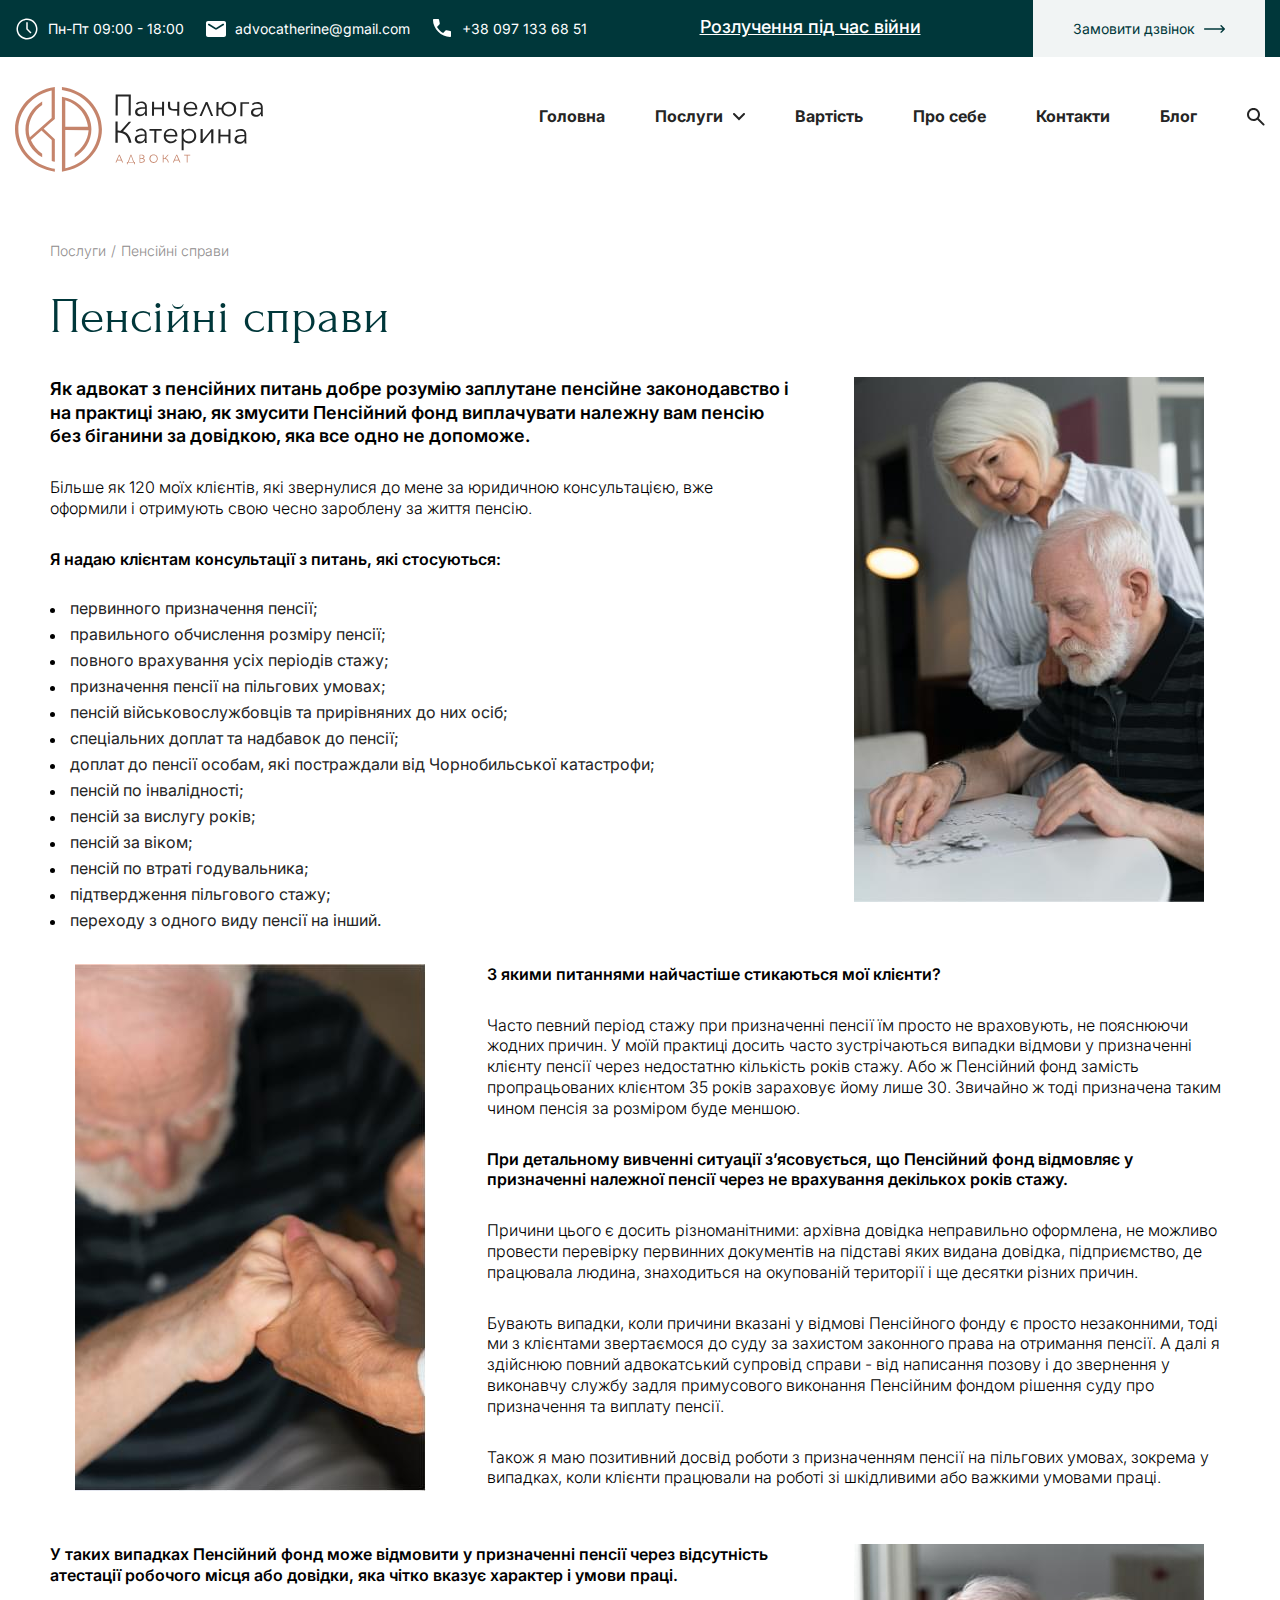
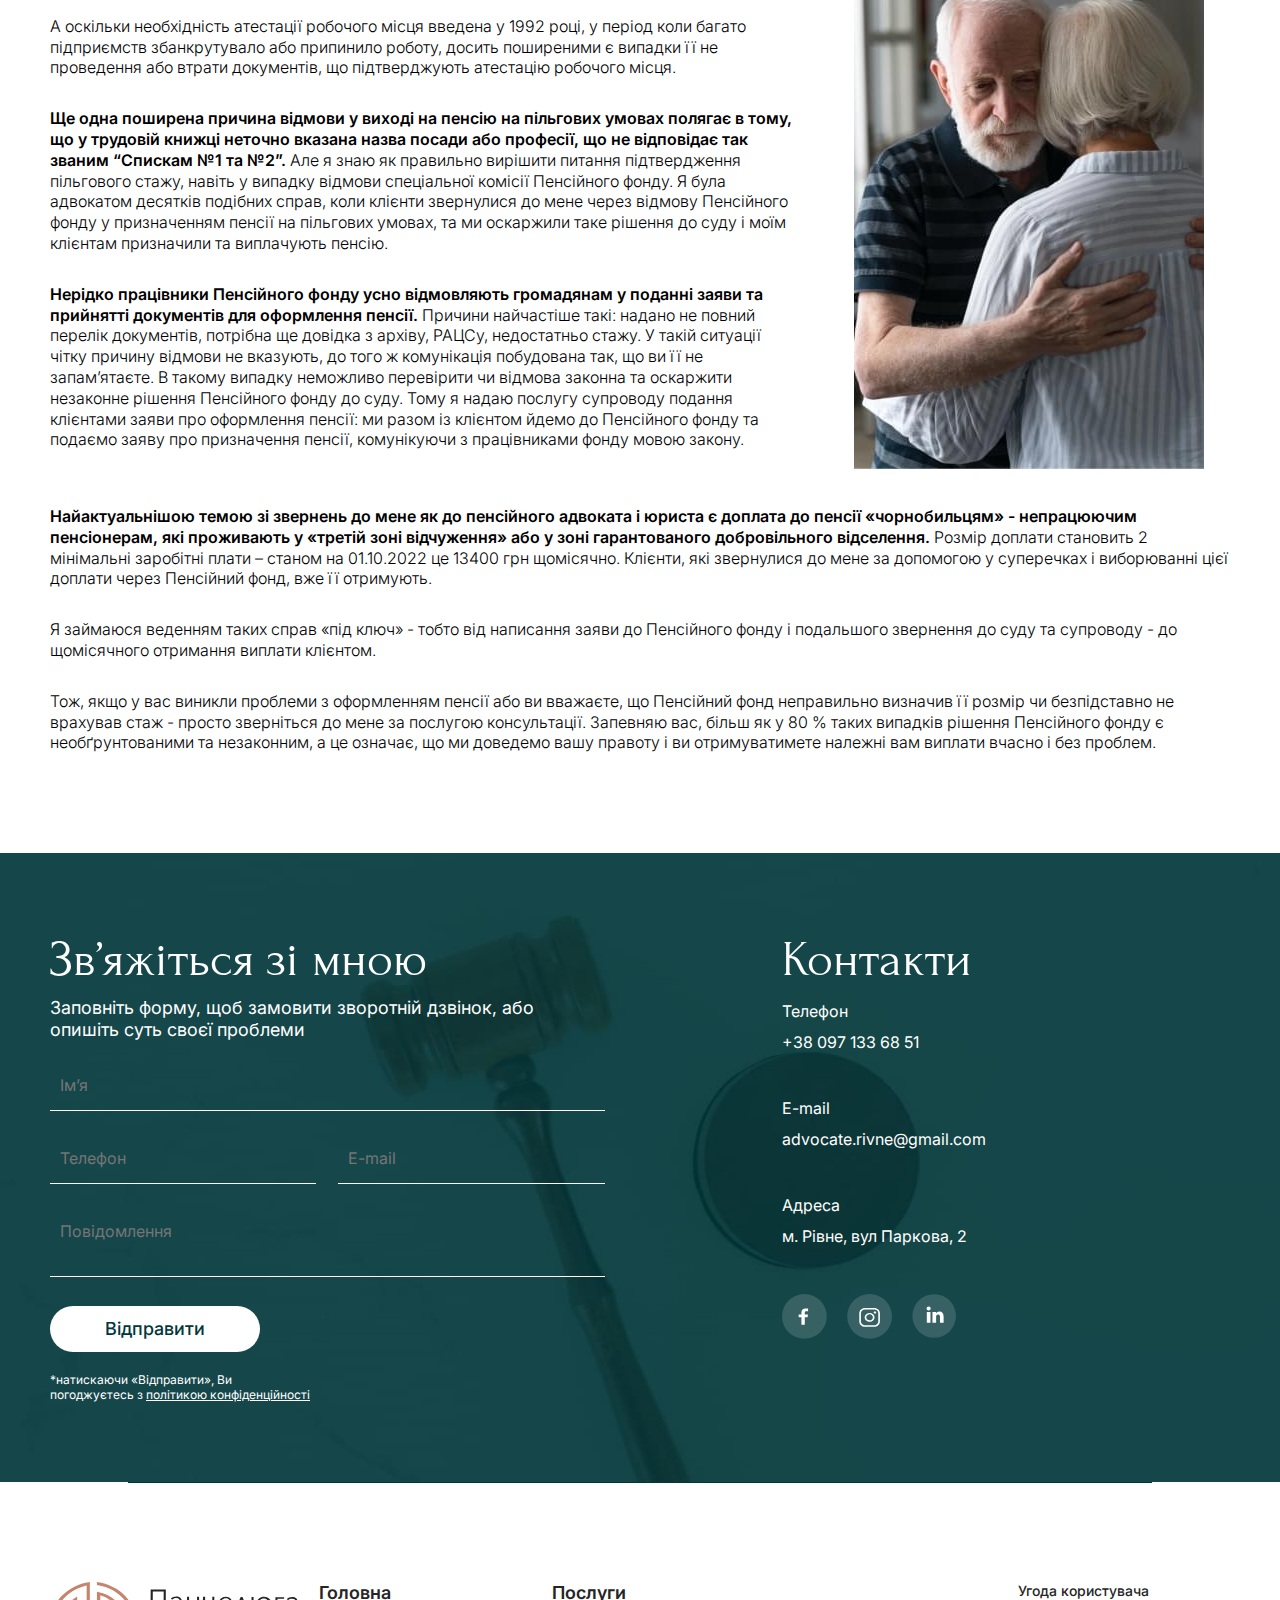
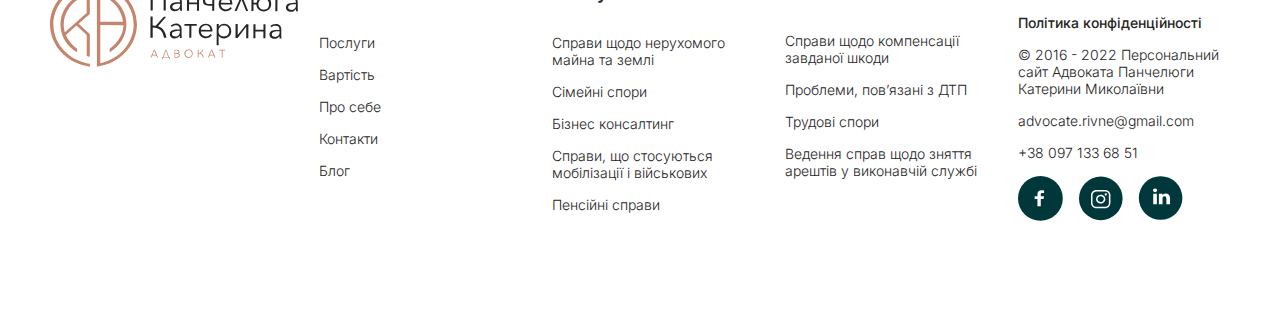
<file: pensia.html>
<!DOCTYPE html>
<html lang="en">

<head>
	<title>Emeriture</title>
	<meta charset="UTF-8">
	<meta name="format-detection" content="telephone=no">
	<!-- <style>body{opacity: 0;}</style> -->
	<link rel="stylesheet" href="css/style.min.css?_v=20230316093516">
	<link rel="shortcut icon" href="favicon.ico">
	<!-- <meta name="robots" content="noindex, nofollow"> -->
	<meta name="viewport" content="width=device-width, initial-scale=1.0">
</head>

<body>
	<div class="wrapper">
		<header class="header">
			<div class="header__top">
				<div class="header__container">
					<div class="header__box">
						<ul class="header__top-list">
							<li class="header__top-item">
								<img src="img/icons/time.svg" alt="">
								Пн-Пт 09:00 - 18:00
							</li>
							<li class="header__top-item">
								<a href="mailto:advocatherine@gmail.com">
									<img src="img/icons/mail.svg" alt="">
									advocatherine@gmail.com</a>
							</li>
							<li class="header__top-item">
								<a href="tel:+380971336851">
									<img src="img/icons/phone.svg" alt="">
									+38 097 133 68 51
								</a>
							</li>
						</ul>
						<a href="https://advocatherine.expert/blog/rozluchennya-pid-chas-voyennogo-stanu:-chi-mozhlivo-ta-chi-yakos-vidriznyayetsya-vid-mirnogo-chasu/" target="_blank" class="header__top-divorce">
							Розлучення під час війни
						</a>
						<a href="#!" target="_blank" class="header__top-call">
							Замовити дзвінок
							<img src="img/icons/arrow.svg" alt="">
						</a>
					</div>
				</div>
			</div>
		</header>
		<main class="page">
			<div class="header__container">
				<div class="header__box-bottom">
					<div class="header__logo">
						<a href="/"><img src="img/icons/logo_header.svg" alt=""></a>
					</div>
					<div class="header__menu menu">
						<button type="button" class="menu__icon icon-menu"><span></span></button>
						<nav class="menu__body">
							<ul class="menu__list">
								<li class="menu__item"><a href="#!" class="menu__link">Головна</a></li>
								<li class="menu__item dropdown"><a href="#!" class="menu__link ">Послуги <img src="img/icons/down.svg" alt=""></a>
									<ul class="dropdown__list">
										<li><a href="#!">Справи щодо нерухомого майна та землі
											</a></li>
										<li><a href="#!">Сімейні спори
											</a></li>
										<li><a href="#!">Бізнес консалтинг
											</a></li>
										<li><a href="#!">Справи, що стосуються мобілізації і військових
											</a></li>
										<li><a href="#!">Пенсійні справи
											</a></li>
										<li><a href="#!">Справи щодо компенсації завданої шкоди
											</a></li>
										<li><a href="#!">Проблеми, пов’язані
												з ДТП
											</a></li>
										<li><a href="#!">Трудові спори</a></li>
									</ul>
								</li>
								<li class="menu__item"><a href="#!" class="menu__link">Вартість</a></li>
								<li class="menu__item"><a href="#!" class="menu__link">Про себе</a></li>
								<li class="menu__item"><a href="#!" class="menu__link">Контакти</a></li>
								<li class="menu__item"><a href="#!" class="menu__link">Блог</a></li>
								<li class="menu__item"><a href="#!" class="menu__link">
										<input autocomplete="off" type="text" name="form[]" data-error="Помилка" placeholder="" class="menu__input">
										<img src="img/icons/search.svg" alt="">
									</a></li>
							</ul>
						</nav>
					</div>
				</div>
			</div>
			<section class="emeriture">
				<div class="emeriture__container">
					<div class="emeriture__bread">
						<a href="#!" class="emeriture__link">Послуги</a> <span>/</span>
						<p class="emeriture__link">Пенсійні справи</p>
					</div>
					<h1 class="emeriture__title _title">Пенсійні справи
					</h1>
					<div class="emeriture__box">
						<div class="emeriture__box-item">
							<div class="emeriture__content">
								<p class="emeriture__subtitle">Як адвокат з пенсійних питань добре розумію заплутане
									пенсійне законодавство і на практиці знаю, як змусити Пенсійний фонд виплачувати
									належну вам пенсію без біганини за довідкою, яка все одно не допоможе.
								</p>
								<p class="emeriture__text">Більше як 120 моїх клієнтів, які звернулися до мене за
									юридичною консультацією, вже
									оформили і отримують свою чесно зароблену за життя пенсію.</p>
								<p class="emeriture__text"><span>Я надаю клієнтам консультації з питань, які
										стосуються:</span></p>
								<ul class="emeriture__list">
									<li>первинного призначення пенсії;</li>
									<li>правильного обчислення розміру пенсії;</li>
									<li>повного врахування усіх періодів стажу;</li>
									<li>призначення пенсії на пільгових умовах;</li>
									<li>пенсій військовослужбовців та прирівняних до них осіб;</li>
									<li>спеціальних доплат та надбавок до пенсії;</li>
									<li>доплат до пенсії особам, які постраждали від Чорнобильської катастрофи;</li>
									<li>пенсій по інвалідності;</li>
									<li> пенсій за вислугу років;</li>
									<li>пенсій за віком;</li>
									<li>пенсій по втраті годувальника;</li>
									<li>підтвердження пільгового стажу;</li>
									<li>переходу з одного виду пенсії на інший.</li>
								</ul>
							</div>
							<div class="emeriture__img">
								<img src="img/15.jpg" alt="">
							</div>
						</div>
						<div class="emeriture__box-item">
							<div class="emeriture__img">
								<img src="img/16.jpg" alt="">
							</div>
							<div class="emeriture__content">
								<p class="emeriture__text"><span>З якими питаннями найчастіше стикаються мої
										клієнти?</span>
								</p>
								<p class="emeriture__text">Часто певний період стажу при призначенні пенсії їм просто не
									враховують, не
									пояснюючи жодних причин. У моїй практиці досить часто зустрічаються випадки відмови
									у призначенні клієнту пенсії через недостатню кількість років стажу. Або ж Пенсійний
									фонд замість пропрацьованих клієнтом 35 років зараховує йому лише 30. Звичайно ж
									тоді призначена таким чином пенсія за розміром буде меншою.</p>
								<p class="emeriture__text"><span>
										При детальному вивченні ситуації з’ясовується, що Пенсійний
										фонд відмовляє у
										призначенні належної пенсії через не врахування декількох років стажу.
									</span></p>
								<p class="emeriture__text">Причини цього є досить різноманітними: архівна довідка
									неправильно оформлена, не можливо провести перевірку первинних документів на
									підставі яких видана довідка, підприємство, де працювала людина, знаходиться на
									окупованій території і ще десятки різних причин.
								</p>
								<p class="emeriture__text">Бувають випадки, коли причини вказані у відмові Пенсійного
									фонду є просто
									незаконними, тоді ми з клієнтами звертаємося до суду за захистом законного права на
									отримання пенсії. А далі я здійснюю повний адвокатський супровід справи - від
									написання позову і до звернення у виконавчу службу задля примусового виконання
									Пенсійним фондом рішення суду про призначення та виплату пенсії.</p>
								<p class="emeriture__text">Також я маю позитивний досвід роботи з призначенням пенсії на
									пільгових умовах,
									зокрема у випадках, коли клієнти працювали на роботі зі шкідливими або важкими
									умовами праці.</p>
							</div>
						</div>
						<div class="emeriture__box-item">
							<div class="emeriture__content">
								<p class="emeriture__text"><span>
										У таких випадках Пенсійний фонд може відмовити у призначенні
										пенсії через відсутність атестації робочого місця або довідки, яка чітко вказує
										характер і умови праці.
									</span></p>
								<p class="emeriture__text">А оскільки необхідність атестації робочого місця введена у
									1992 році, у період коли
									багато підприємств збанкрутувало або припинило роботу, досить поширеними є випадки
									її не проведення або втрати документів, що підтверджують атестацію робочого місця.
								</p>
								<p class="emeriture__text"><span>
										Ще одна поширена причина відмови у виході на пенсію на
										пільгових умовах полягає в
										тому, що у трудовій книжці неточно вказана назва посади або професії, що не
										відповідає так званим “Спискам №1 та №2”.
									</span> Але я знаю як правильно вирішити питання
									підтвердження пільгового стажу, навіть у випадку відмови спеціальної комісії
									Пенсійного фонду. Я була адвокатом десятків подібних справ, коли клієнти звернулися
									до мене через відмову Пенсійного фонду у призначенням пенсії на пільгових умовах, та
									ми оскаржили таке рішення до суду і моїм клієнтам призначили та виплачують пенсію.
								</p>
								<p class="emeriture__text"> <span>
										Нерідко працівники Пенсійного фонду усно відмовляють
										громадянам у поданні заяви та
										прийнятті документів для оформлення пенсії.
									</span> Причини найчастіше такі: надано не
									повний перелік документів, потрібна ще довідка з архіву, РАЦСу, недостатньо стажу. У
									такій ситуації чітку причину відмови не вказують, до того ж комунікація побудована
									так, що ви її не запам’ятаєте. В такому випадку неможливо перевірити чи відмова
									законна та оскаржити незаконне рішення Пенсійного фонду до суду. Тому я надаю
									послугу супроводу подання клієнтами заяви про оформлення пенсії: ми разом із
									клієнтом йдемо до Пенсійного фонду та подаємо заяву про призначення пенсії,
									комунікуючи з працівниками фонду мовою закону.
								</p>
							</div>
							<div class="emeriture__img">
								<img src="img/17.jpg" alt="">
							</div>
						</div>
					</div>
					<p class="emeriture__text"><span>
							Найактуальнішою темою зі звернень до мене як до пенсійного адвоката і
							юриста є доплата до пенсії «чорнобильцям» - непрацюючим пенсіонерам, які проживають у
							«третій
							зоні відчуження» або у зоні гарантованого добровільного відселення.
						</span> Розмір доплати становить 2
						мінімальні заробітні плати – станом на 01.10.2022 це 13400 грн щомісячно. Клієнти, які
						звернулися до мене за допомогою у суперечках і виборюванні цієї доплати через Пенсійний фонд,
						вже її отримують.
					</p>
					<p class="emeriture__text">Я займаюся веденням таких справ «під ключ» - тобто від написання заяви до
						Пенсійного фонду і
						подальшого звернення до суду та супроводу - до щомісячного отримання виплати клієнтом.</p>
					<p class="emeriture__text"> Тож, якщо у вас виникли проблеми з оформленням пенсії або ви вважаєте,
						що Пенсійний фонд
						неправильно визначив її розмір чи безпідставно не врахував стаж - просто зверніться до мене за
						послугою консультації. Запевняю вас, більш як у 80 % таких випадків рішення Пенсійного фонду є
						необґрунтованими та незаконним, а це означає, що ми доведемо вашу правоту і ви отримуватимете
						належні вам виплати вчасно і без проблем.</p>
				</div>
			</section>
			<section class="contact" style="background-image:url('img/07.jpg');">
				<div class="contact__container">
					<div class="contact__box">
						<div class="contact__left">
							<p class="contact__title">Зв’яжіться зі мною
							</p>
							<p class="contact__subtitle">Заповніть форму, щоб замовити зворотній дзвінок, або опишіть
								суть своєї проблеми</p>
							<div class="contact__box-input">
								<input autocomplete="off" type="text" name="form[]" data-error="Помилка" placeholder="Ім’я" class="contact__input">
							</div>
							<div class="contact__box-input _flex">
								<input autocomplete="off" type="text" name="form[]" data-error="Помилка" placeholder="Телефон" class="contact__input">
								<input autocomplete="off" type="text" name="form[]" data-error="Помилка" placeholder="E-mail" class="contact__input">
							</div>
							<div class="contact__box-input">
								<textarea autocomplete="off" name="form[]" placeholder="Повідомлення" data-error="Помилка" class="contact__input"></textarea>
							</div>
							<div class="contact__button">
								<button type="submit" class="button">Відправити</button>
							</div>
							<p class="contact__policy">*натискаючи «Відправити», Ви погоджуєтесь
								з <a href="#!">політикою конфіденційності</a>
							</p>
						</div>
						<div class="contact__right">
							<p class="contact__title">Контакти
							</p>
							<div class="contact__right-box">
								<p class="contact__text">Телефон</p>
								<a href="#!" class="contact__link">+38 097 133 68 51
								</a>
							</div>
							<div class="contact__right-box">
								<p class="contact__text">E-mail</p>
								<a href="#!" class="contact__link">advocate.rivne@gmail.com</a>
							</div>
							<div class="contact__right-box">
								<p class="contact__text">Адреса</p>
								<a href="#!" class="contact__link">м. Рівне, вул Паркова, 2</a>
							</div>
							<div class="contact__icons">
								<a href="#!"><img src="img/icons/fb.svg" alt=""></a>
								<a href="#!"><img src="img/icons/insta.svg" alt=""></a>
								<a href="#!"><img src="img/icons/linkedin.svg" alt=""></a>
							</div>
						</div>
					</div>
				</div>
			</section>
			<section class="blog mobile">
				<div class="blog__container">
					<h2 class="blog__title _title">Мої дописи
					</h2>
					<p class="blog__subtitle _subtitle">Ознайомтеся з кількома цікавими випадками з мого професійного
						життя</p>
					<div class="blog__slider-box">
						<!-- Оболонка слайдера -->
						<div class="blog__slider swiper" data-showmore="items">

							<!-- Частина слайдера, що рухається -->
							<div class="blog__wrapper swiper-wrapper" data-showmore-content="3">
								<!-- Слайд -->
								<div class="blog__slide swiper-slide">
									<div class="blog__slide-img">
										<img src="img/04.jpg" alt="">
									</div>
									<div class="blog__block">
										<p class="blog__slider-title">Як ми повернули клієнту пенсію і отримали виплати
											за 4
											роки</p>
										<p class="blog__slider-text">Розповім вам історію мого клієнта, яка почалась 4
											роки
											тому, а завершилась нещодавно.
										</p>
										<a href="#!" class="blog__link">Читати більше <img src="img/icons/orange-arrow.svg" alt=""></a>
									</div>
								</div>
								<div class="blog__slide swiper-slide">
									<div class="blog__slide-img">
										<img src="img/05.jpg" alt="">
									</div>
									<div class="blog__block">
										<p class="blog__slider-title">Про опіку</p>
										<p class="blog__slider-text">Однією із законних підстав, яка вказує, що чоловік
											не
											може бути мобілізованим є опікунство.

										</p>
										<a href="#!" class="blog__link">Читати більше <img src="img/icons/orange-arrow.svg" alt=""></a>
									</div>
								</div>
								<div class="blog__slide swiper-slide">
									<div class="blog__slide-img">
										<img src="img/06.jpg" alt="">
									</div>
									<div class="blog__block">
										<p class="blog__slider-title">Розлучення: 4 в1? Як не зустріти «підводні
											камені»?
										</p>
										<p class="blog__slider-text">Я так і не докопался звідки походить стереотип, що
											процес розлучення автоматично включає в себе поділ...
										</p>
										<a href="#!" class="blog__link">Читати більше <img src="img/icons/orange-arrow.svg" alt=""></a>
									</div>
								</div>
								<div class="blog__slide swiper-slide">
									<div class="blog__slide-img">
										<img src="img/04.jpg" alt="">
									</div>
									<div class="blog__block">
										<p class="blog__slider-title">Як ми повернули клієнту пенсію і отримали виплати
											за 4
											роки</p>
										<p class="blog__slider-text">Розповім вам історію мого клієнта, яка почалась 4
											роки
											тому, а завершилась нещодавно.
										</p>
										<a href="#!" class="blog__link">Читати більше <img src="img/icons/orange-arrow.svg" alt=""></a>
									</div>
								</div>
								<div class="blog__slide swiper-slide">
									<div class="blog__slide-img">
										<img src="img/05.jpg" alt="">
									</div>
									<div class="blog__block">
										<p class="blog__slider-title">Про опіку</p>
										<p class="blog__slider-text">Однією із законних підстав, яка вказує, що чоловік
											не
											може бути мобілізованим є опікунство.

										</p>
										<a href="#!" class="blog__link">Читати більше <img src="img/icons/orange-arrow.svg" alt=""></a>
									</div>
								</div>
								<div class="blog__slide swiper-slide">
									<div class="blog__slide-img">
										<img src="img/06.jpg" alt="">
									</div>
									<div class="blog__block">
										<p class="blog__slider-title">Розлучення: 4 в1? Як не зустріти «підводні
											камені»?
										</p>
										<p class="blog__slider-text">Я так і не докопался звідки походить стереотип, що
											процес розлучення автоматично включає в себе поділ...
										</p>
										<a href="#!" class="blog__link">Читати більше <img src="img/icons/orange-arrow.svg" alt=""></a>
									</div>
								</div>
							</div>
							<button hidden data-showmore-button type="button" class="block__more mobile">
								<span>Більше дописів</span>
								<span>Приховати</span>
							</button>
							<!-- Якщо потрібна навігація (ліворуч/праворуч) -->
							<button type="button" class="blogswiper-button-prev">
								<img src="img/icons/left1.svg" alt="">
							</button>
							<button type="button" class="blogswiper-button-next">
								<img src="img/icons/right1.svg" alt="">
							</button>
						</div>
					</div>
				</div>
			</section>
		</main>
		<footer class="footer">
			<div class="footer__container">
				<div class="footer__item">
					<a href="/"><img src="img/icons/logo_header.svg" alt="" class="footer__logo-desktop"></a>
					<a href="/"><img src="img/icons/footer-logo-mob.svg" alt="" class="footer__logo-mobile"></a>
				</div>
				<div class="footer__item">
					<p class="footer__title">Головна</p>
					<ul class="footer__list">
						<li class="footer__list-item"><a href="#!">Послуги</a></li>
						<li class="footer__list-item"><a href="#!">Вартість</a></li>
						<li class="footer__list-item"><a href="#!">Про себе</a></li>
						<li class="footer__list-item"><a href="#!">Контакти</a></li>
						<li class="footer__list-item"><a href="#!">Блог</a></li>
					</ul>
				</div>
				<div class="footer__item">
					<p class="footer__title">Послуги</p>
					<ul class="footer__list">
						<li class="footer__list-item"><a href="#!">Справи щодо нерухомого майна та землі
							</a></li>
						<li class="footer__list-item"><a href="#!">Сімейні спори
							</a></li>
						<li class="footer__list-item"><a href="#!">Бізнес консалтинг
							</a></li>
						<li class="footer__list-item"><a href="#!">Справи, що стосуються мобілізації і військових
							</a></li>
						<li class="footer__list-item"><a href="#!">Пенсійні справи
							</a></li>
					</ul>
				</div>
				<div class="footer__item _top">
					<ul class="footer__list">
						<li class="footer__list-item"><a href="#!">Справи щодо компенсації завданої шкоди
							</a></li>
						<li class="footer__list-item"><a href="#!">Проблеми, пов’язані
								з ДТП
							</a></li>
						<li class="footer__list-item"><a href="#!">Трудові спори</a></li>
						<li class="footer__list-item"><a href="#!">Ведення справ щодо зняття
								арештів у виконавчій службі</a></li>
					</ul>
				</div>
				<div class="footer__item">
					<p class="footer__link"><a href="#!">Угода користувача</a></p>
					<p class="footer__link"><a href="#!">Політика конфіденційності</a></p>
					<ul class="footer__list">
						<li class="footer__list-item">
							© 2016 - 2022 Персональний сайт Адвоката Панчелюги Катерини
							Миколаївни
						</li>
						<li class="footer__list-item"><a href="mailto:advocate.rivne@gmail.com">advocate.rivne@gmail.com</a>
						</li>
						<li class="footer__list-item"><a href="tel:+380971336851">+38 097 133 68 51</a></li>
					</ul>
					<ul class="footer__icons">
						<li><a href="#!"><img src="img/icons/fb1.svg" alt=""></a> </li>
						<li><a href="#!"><img src="img/icons/insta1.svg" alt=""></a></li>
						<li><a href="#!"><img src="img/icons/linkedin1.svg" alt=""></a></li>
					</ul>
				</div>
			</div>
		</footer>
	</div>
	<script src="js/app.min.js?_v=20230316093516"></script>
</body>

</html>
</file>
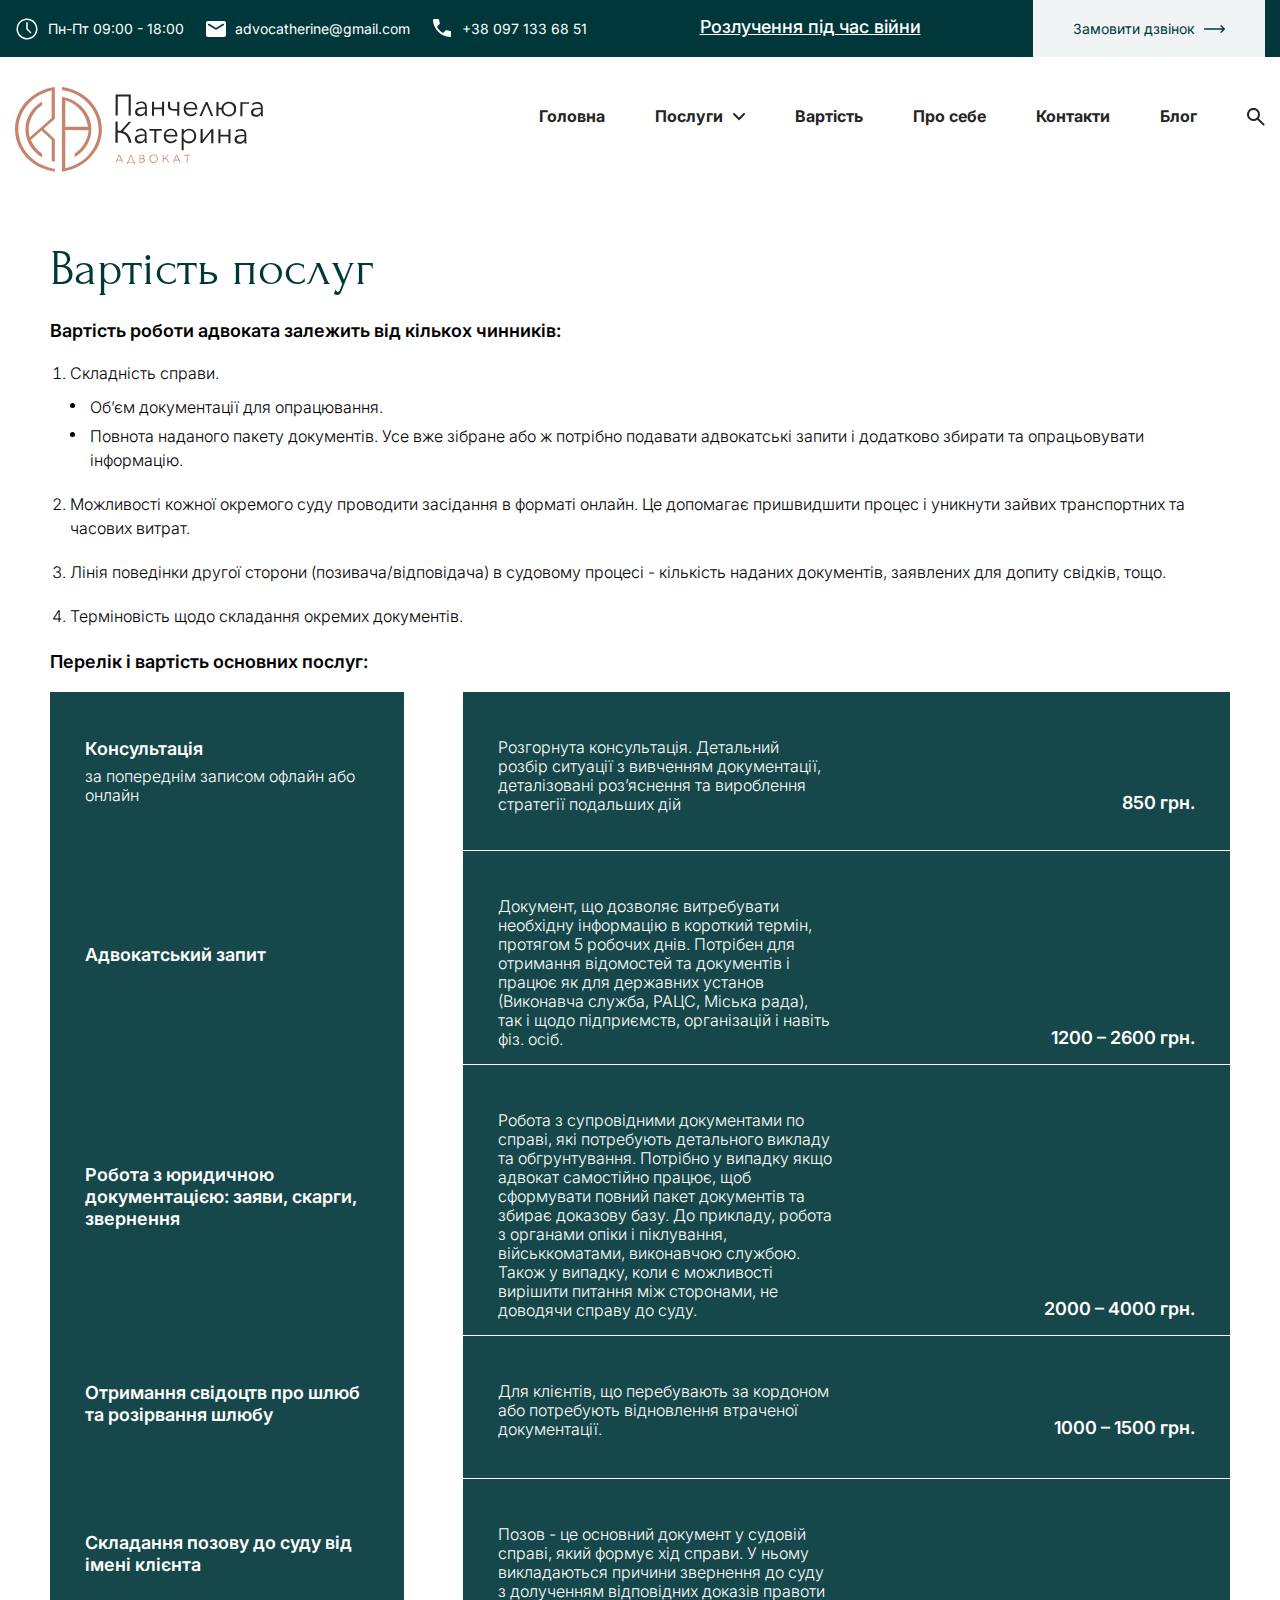
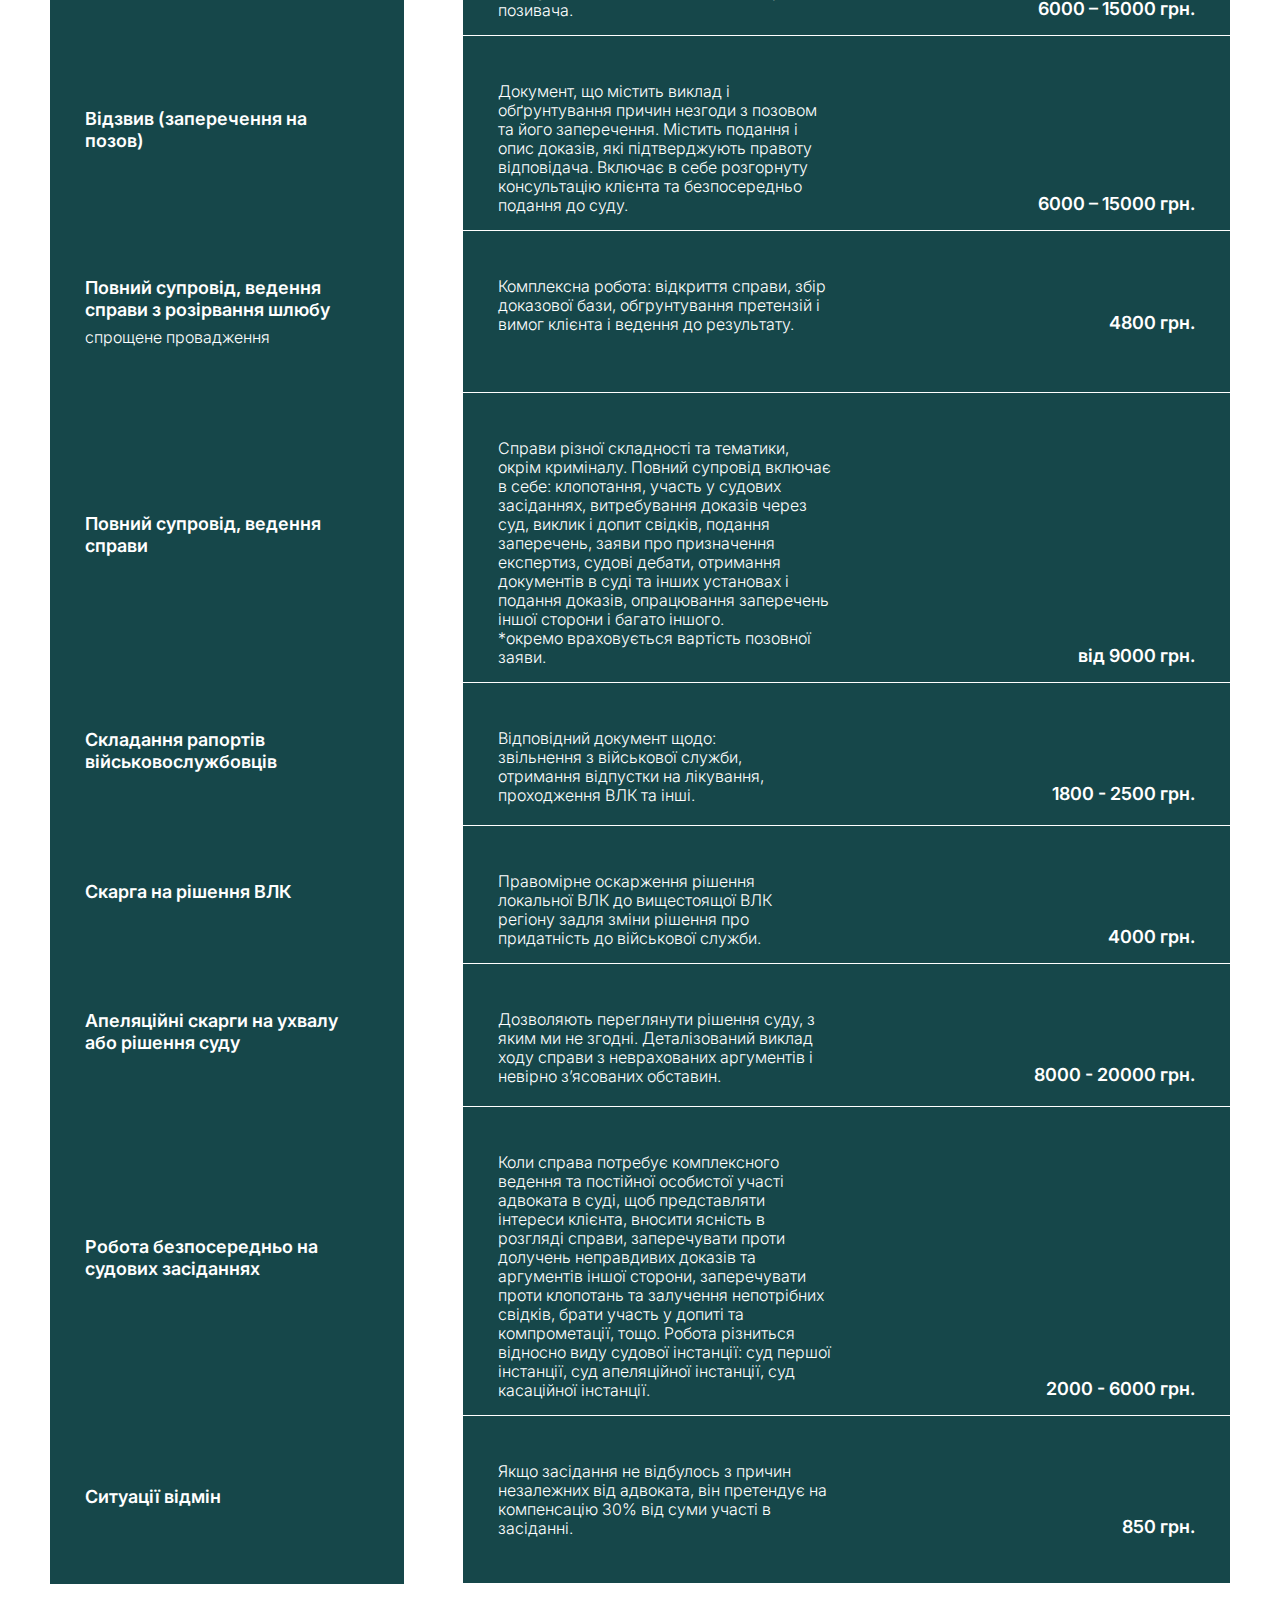
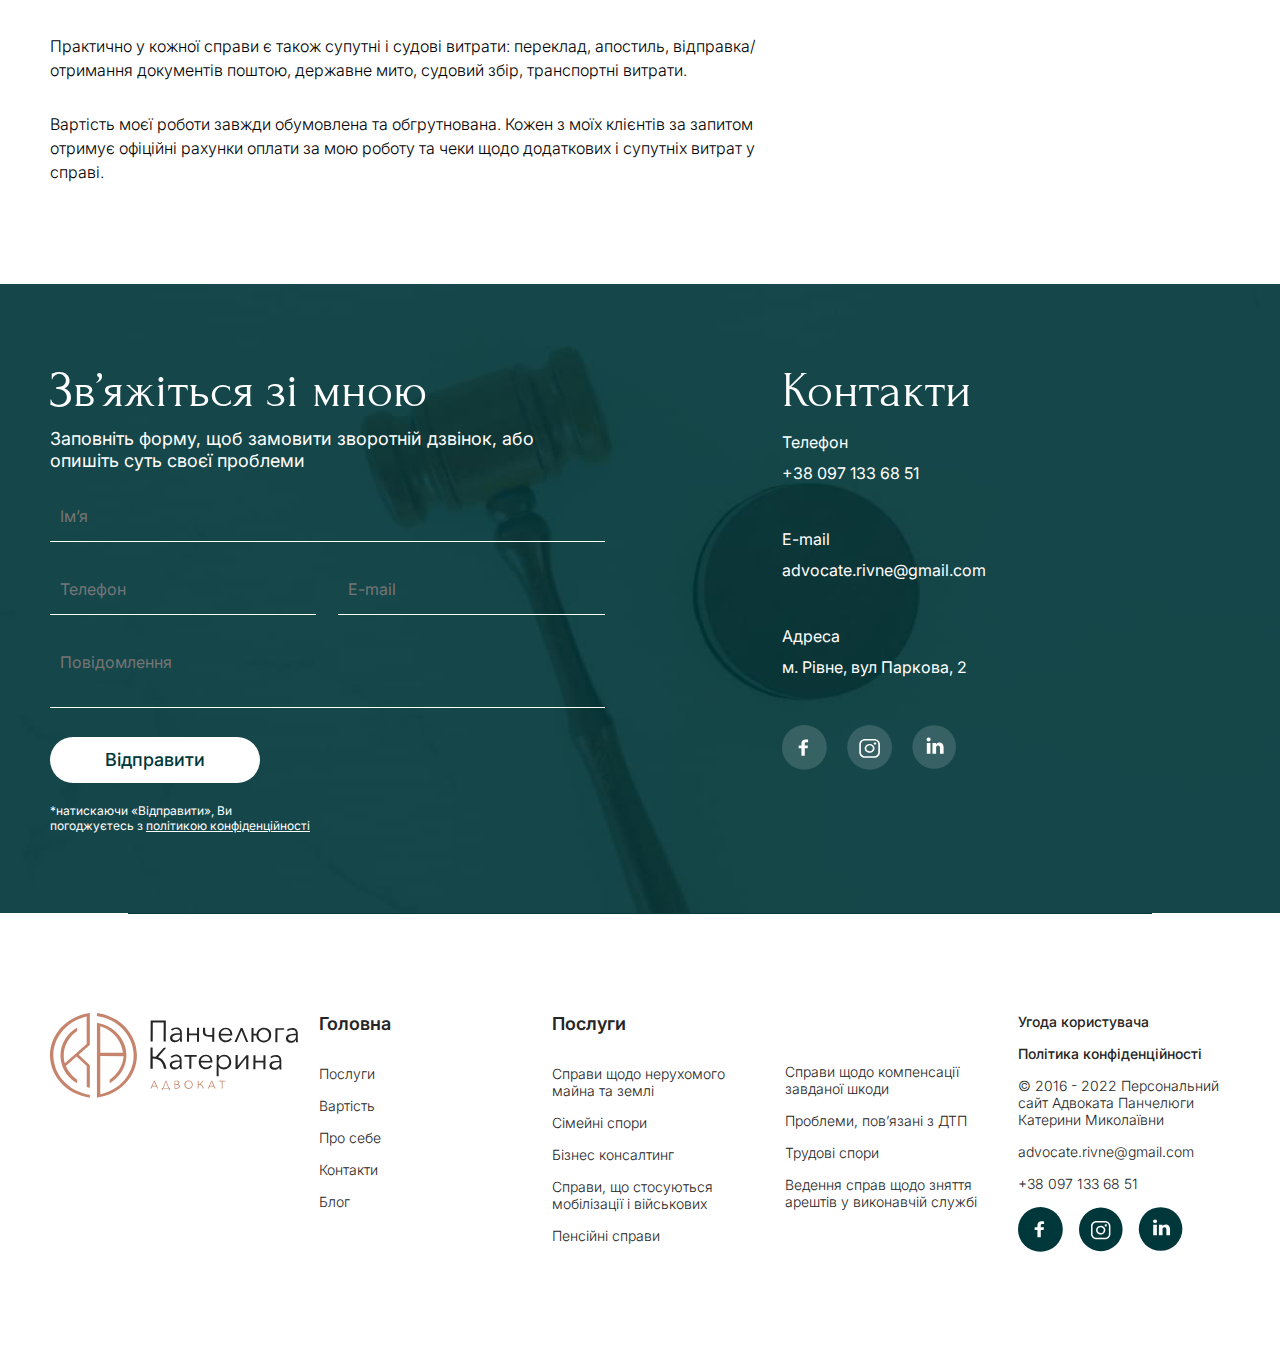
<file: price.html>
<!DOCTYPE html>
<html lang="en">

<head>
	<title>Price</title>
	<meta charset="UTF-8">
	<meta name="format-detection" content="telephone=no">
	<!-- <style>body{opacity: 0;}</style> -->
	<link rel="stylesheet" href="css/style.min.css?_v=20230316093516">
	<link rel="shortcut icon" href="favicon.ico">
	<!-- <meta name="robots" content="noindex, nofollow"> -->
	<meta name="viewport" content="width=device-width, initial-scale=1.0">
</head>

<body>
	<div class="wrapper">
		<header class="header">
			<div class="header__top">
				<div class="header__container">
					<div class="header__box">
						<ul class="header__top-list">
							<li class="header__top-item">
								<img src="img/icons/time.svg" alt="">
								Пн-Пт 09:00 - 18:00
							</li>
							<li class="header__top-item">
								<a href="mailto:advocatherine@gmail.com">
									<img src="img/icons/mail.svg" alt="">
									advocatherine@gmail.com</a>
							</li>
							<li class="header__top-item">
								<a href="tel:+380971336851">
									<img src="img/icons/phone.svg" alt="">
									+38 097 133 68 51
								</a>
							</li>
						</ul>
						<a href="https://advocatherine.expert/blog/rozluchennya-pid-chas-voyennogo-stanu:-chi-mozhlivo-ta-chi-yakos-vidriznyayetsya-vid-mirnogo-chasu/" target="_blank" class="header__top-divorce">
							Розлучення під час війни
						</a>
						<a href="#!" target="_blank" class="header__top-call">
							Замовити дзвінок
							<img src="img/icons/arrow.svg" alt="">
						</a>
					</div>
				</div>
			</div>
		</header>
		<main class="page">
			<div class="header__container">
				<div class="header__box-bottom">
					<div class="header__logo">
						<a href="/"><img src="img/icons/logo_header.svg" alt=""></a>
					</div>
					<div class="header__menu menu">
						<button type="button" class="menu__icon icon-menu"><span></span></button>
						<nav class="menu__body">
							<ul class="menu__list">
								<li class="menu__item"><a href="#!" class="menu__link">Головна</a></li>
								<li class="menu__item dropdown"><a href="#!" class="menu__link ">Послуги <img src="img/icons/down.svg" alt=""></a>
									<ul class="dropdown__list">
										<li><a href="#!">Справи щодо нерухомого майна та землі
											</a></li>
										<li><a href="#!">Сімейні спори
											</a></li>
										<li><a href="#!">Бізнес консалтинг
											</a></li>
										<li><a href="#!">Справи, що стосуються мобілізації і військових
											</a></li>
										<li><a href="#!">Пенсійні справи
											</a></li>
										<li><a href="#!">Справи щодо компенсації завданої шкоди
											</a></li>
										<li><a href="#!">Проблеми, пов’язані
												з ДТП
											</a></li>
										<li><a href="#!">Трудові спори</a></li>
									</ul>
								</li>
								<li class="menu__item"><a href="#!" class="menu__link">Вартість</a></li>
								<li class="menu__item"><a href="#!" class="menu__link">Про себе</a></li>
								<li class="menu__item"><a href="#!" class="menu__link">Контакти</a></li>
								<li class="menu__item"><a href="#!" class="menu__link">Блог</a></li>
								<li class="menu__item"><a href="#!" class="menu__link">
										<input autocomplete="off" type="text" name="form[]" data-error="Помилка" placeholder="" class="menu__input">
										<img src="img/icons/search.svg" alt="">
									</a></li>
							</ul>
						</nav>
					</div>
				</div>
			</div>
			<section class="price">
				<div class="price__container">
					<h1 class="price__title _title">Вартість послуг
					</h1>
					<p class="price__subtitle">Вартість роботи адвоката залежить від кількох чинників:

					</p>
					<ol class="price__list-number">
						<li>Складність справи.
							<ul class="price__list-dott">
								<li>Об’єм документації для опрацювання.</li>
								<li>Повнота наданого пакету документів. Усе вже зібране або ж потрібно подавати
									адвокатські запити і додатково збирати та опрацьовувати інформацію.</li>
							</ul>
						</li>
						<li>Можливості кожної окремого суду проводити засідання в форматі онлайн. Це допомагає
							пришвидшити процес і уникнути зайвих транспортних та часових витрат.
						</li>
						<li>Лінія поведінки другої сторони (позивача/відповідача) в судовому процесі - кількість наданих
							документів, заявлених для допиту свідків, тощо.</li>
						<li>Терміновість щодо складання окремих документів.
						</li>
					</ol>
					<p class="price__subtitle">Перелік і вартість основних послуг:

					</p>
					<div class="price__box" data-spollers="768,max" data-one-spoller>
						<div class="price__item">
							<button class="price__item-left _spoller-active" data-spoller>
								<div class="price__item-box">
									<p class="price__item-title">Консультація</p>
									<p class="price__item-text">за попереднім записом офлайн або онлайн
									</p>
								</div>
								<svg width="24" height="24" viewBox="0 0 24 24" fill="none" xmlns="http://www.w3.org/2000/svg">
									<path d="M0 11.75H23.5" stroke="white" stroke-width="2" />
									<path d="M11.75 23.5L11.75 5.96046e-08" stroke="white" stroke-width="2" />
								</svg>
							</button>
							<div class="price__item-right">
								<div class="price__item-spoller">
									<div class="price__right-text">
										<p class="price__item-text">Розгорнута консультація.
											Детальний розбір ситуації з вивченням документації, деталізовані роз’яснення
											та
											вироблення стратегії подальших дій
										</p>
									</div>
									<p class="price__right-cost">850 грн.</p>
								</div>
							</div>
						</div>
						<div class="price__item">
							<button class="price__item-left" data-spoller>
								<div class="price__item-box">
									<p class="price__item-title">Адвокатський запит</p>
								</div>
								<svg width="24" height="24" viewBox="0 0 24 24" fill="none" xmlns="http://www.w3.org/2000/svg">
									<path d="M0 11.75H23.5" stroke="white" stroke-width="2" />
									<path d="M11.75 23.5L11.75 5.96046e-08" stroke="white" stroke-width="2" />
								</svg>
							</button>
							<div class="price__item-right">
								<div class="price__item-spoller">
									<div class="price__right-text">
										<p class="price__item-text">Документ, що дозволяє витребувати необхідну
											інформацію в
											короткий термін, протягом 5 робочих днів.
											Потрібен для отримання відомостей та документів і працює як для державних
											установ (Виконавча служба, РАЦС, Міська рада), так і щодо підприємств,
											організацій
											і навіть фіз. осіб.
										</p>
									</div>
									<p class="price__right-cost">1200 – 2600 грн.</p>
								</div>
							</div>
						</div>
						<div class="price__item">
							<button class="price__item-left" data-spoller>
								<div class="price__item-box">
									<p class="price__item-title">Робота з юридичною документацією:
										заяви, скарги, звернення
									</p>
								</div>
								<svg width="24" height="24" viewBox="0 0 24 24" fill="none" xmlns="http://www.w3.org/2000/svg">
									<path d="M0 11.75H23.5" stroke="white" stroke-width="2" />
									<path d="M11.75 23.5L11.75 5.96046e-08" stroke="white" stroke-width="2" />
								</svg>
							</button>
							<div class="price__item-right">
								<div class="price__item-spoller">
									<div class="price__right-text">
										<p class="price__item-text">Робота з супровідними документами по справі, які
											потребують детального викладу та обгрунтування.
											Потрібно у випадку якщо адвокат самостійно працює, щоб сформувати повний
											пакет
											документів та збирає доказову базу.
											До прикладу, робота з органами опіки і піклування, військкоматами,
											виконавчою
											службою. Також у випадку, коли є можливості вирішити питання між сторонами,
											не
											доводячи справу до суду.

										</p>
									</div>
									<p class="price__right-cost">2000 – 4000 грн.</p>
								</div>
							</div>
						</div>
						<div class="price__item">
							<button class="price__item-left" data-spoller>
								<div class="price__item-box">
									<p class="price__item-title">Отримання свідоцтв про шлюб та розірвання шлюбу</p>
								</div>
								<svg width="24" height="24" viewBox="0 0 24 24" fill="none" xmlns="http://www.w3.org/2000/svg">
									<path d="M0 11.75H23.5" stroke="white" stroke-width="2" />
									<path d="M11.75 23.5L11.75 5.96046e-08" stroke="white" stroke-width="2" />
								</svg>
							</button>
							<div class="price__item-right">
								<div class="price__item-spoller">
									<div class="price__right-text">
										<p class="price__item-text">Для клієнтів, що перебувають за кордоном або
											потребують
											відновлення втраченої документації.
										</p>
									</div>
									<p class="price__right-cost">1000 – 1500 грн.</p>
								</div>
							</div>
						</div>
						<div class="price__item">
							<button class="price__item-left" data-spoller>
								<div class="price__item-box">
									<p class="price__item-title">Складання позову до суду від імені клієнта</p>
								</div>
								<svg width="24" height="24" viewBox="0 0 24 24" fill="none" xmlns="http://www.w3.org/2000/svg">
									<path d="M0 11.75H23.5" stroke="white" stroke-width="2" />
									<path d="M11.75 23.5L11.75 5.96046e-08" stroke="white" stroke-width="2" />
								</svg>
							</button>
							<div class="price__item-right">
								<div class="price__item-spoller">
									<div class="price__right-text">
										<p class="price__item-text">Позов - це основний документ у судовій справі, який
											формує хід справи. У ньому викладаються причини звернення до суду
											з долученням відповідних доказів правоти позивача.
										</p>
									</div>
									<p class="price__right-cost">6000 – 15000 грн.</p>
								</div>
							</div>
						</div>
						<div class="price__item">
							<button class="price__item-left" data-spoller>
								<div class="price__item-box">
									<p class="price__item-title">Відзвив (заперечення на позов)</p>
								</div>
								<svg width="24" height="24" viewBox="0 0 24 24" fill="none" xmlns="http://www.w3.org/2000/svg">
									<path d="M0 11.75H23.5" stroke="white" stroke-width="2" />
									<path d="M11.75 23.5L11.75 5.96046e-08" stroke="white" stroke-width="2" />
								</svg>
							</button>
							<div class="price__item-right">
								<div class="price__item-spoller">
									<div class="price__right-text">
										<p class="price__item-text">Документ, що містить виклад і обґрунтування причин
											незгоди з позовом та його заперечення. Містить подання і опис доказів, які
											підтверджують правоту відповідача.
											Включає в себе розгорнуту консультацію клієнта та безпосередньо подання до
											суду.
										</p>
									</div>
									<p class="price__right-cost">6000 – 15000 грн.</p>
								</div>
							</div>
						</div>
						<div class="price__item">
							<button class="price__item-left" data-spoller>
								<div class="price__item-box">
									<p class="price__item-title">Повний супровід, ведення справи з розірвання шлюбу</p>
									<p class="price__item-text">спрощене провадження
									</p>
								</div>
								<svg width="24" height="24" viewBox="0 0 24 24" fill="none" xmlns="http://www.w3.org/2000/svg">
									<path d="M0 11.75H23.5" stroke="white" stroke-width="2" />
									<path d="M11.75 23.5L11.75 5.96046e-08" stroke="white" stroke-width="2" />
								</svg>
							</button>
							<div class="price__item-right">
								<div class="price__item-spoller">
									<div class="price__right-text">
										<p class="price__item-text">Комплексна робота: відкриття справи, збір доказової
											бази, обгрунтування претензій
											і вимог клієнта і ведення до результату.
										</p>
									</div>
									<p class="price__right-cost">4800 грн.</p>
								</div>
							</div>
						</div>
						<div class="price__item">
							<button class="price__item-left" data-spoller>
								<div class="price__item-box">
									<p class="price__item-title">Повний супровід, ведення справи</p>
								</div>
								<svg width="24" height="24" viewBox="0 0 24 24" fill="none" xmlns="http://www.w3.org/2000/svg">
									<path d="M0 11.75H23.5" stroke="white" stroke-width="2" />
									<path d="M11.75 23.5L11.75 5.96046e-08" stroke="white" stroke-width="2" />
								</svg>
							</button>
							<div class="price__item-right">
								<div class="price__item-spoller">
									<div class="price__right-text">
										<p class="price__item-text">Справи різної складності та тематики, окрім
											криміналу.
											Повний супровід включає в себе: клопотання, участь у судових засіданнях,
											витребування доказів через суд, виклик і допит свідків, подання заперечень,
											заяви про призначення експертиз, судові дебати, отримання документів в суді
											та
											інших установах і подання доказів, опрацювання заперечень іншої сторони і
											багато
											іншого. <br>
											*окремо враховується вартість позовної заяви.
										</p>
									</div>
									<p class="price__right-cost">від 9000 грн.</p>
								</div>
							</div>
						</div>
						<div class="price__item">
							<button class="price__item-left" data-spoller>
								<div class="price__item-box">
									<p class="price__item-title">Складання рапортів військовослужбовців</p>
								</div>
								<svg width="24" height="24" viewBox="0 0 24 24" fill="none" xmlns="http://www.w3.org/2000/svg">
									<path d="M0 11.75H23.5" stroke="white" stroke-width="2" />
									<path d="M11.75 23.5L11.75 5.96046e-08" stroke="white" stroke-width="2" />
								</svg>
							</button>
							<div class="price__item-right">
								<div class="price__item-spoller">
									<div class="price__right-text">
										<p class="price__item-text">Відповідний документ щодо: <br>
											звільнення з військової служби, <br>
											отримання відпустки на лікування, <br>
											проходження ВЛК та інші.
										</p>
									</div>
									<p class="price__right-cost">1800 - 2500 грн.</p>
								</div>
							</div>
						</div>
						<div class="price__item">
							<button class="price__item-left" data-spoller>
								<div class="price__item-box">
									<p class="price__item-title">Скарга на рішення ВЛК</p>
								</div>
								<svg width="24" height="24" viewBox="0 0 24 24" fill="none" xmlns="http://www.w3.org/2000/svg">
									<path d="M0 11.75H23.5" stroke="white" stroke-width="2" />
									<path d="M11.75 23.5L11.75 5.96046e-08" stroke="white" stroke-width="2" />
								</svg>
							</button>
							<div class="price__item-right">
								<div class="price__item-spoller">
									<div class="price__right-text">
										<p class="price__item-text">Правомірне оскарження рішення локальної ВЛК до
											вищестоящої ВЛК регіону задля зміни рішення про придатність до військової
											служби.
										</p>
									</div>
									<p class="price__right-cost">4000 грн.</p>
								</div>
							</div>
						</div>
						<div class="price__item">
							<button class="price__item-left" data-spoller>
								<div class="price__item-box">
									<p class="price__item-title">Апеляційні скарги на ухвалу або рішення суду</p>
								</div>
								<svg width="24" height="24" viewBox="0 0 24 24" fill="none" xmlns="http://www.w3.org/2000/svg">
									<path d="M0 11.75H23.5" stroke="white" stroke-width="2" />
									<path d="M11.75 23.5L11.75 5.96046e-08" stroke="white" stroke-width="2" />
								</svg>
							</button>
							<div class="price__item-right">
								<div class="price__item-spoller">
									<div class="price__right-text">
										<p class="price__item-text">Дозволяють переглянути рішення суду, з яким ми не
											згодні. Деталізований виклад ходу справи з неврахованих аргументів і невірно
											з’ясованих обставин.
										</p>
									</div>
									<p class="price__right-cost">8000 - 20000 грн.</p>
								</div>
							</div>
						</div>
						<div class="price__item">
							<button class="price__item-left" data-spoller>
								<div class="price__item-box">
									<p class="price__item-title">Робота безпосередньо на судових засіданнях</p>
								</div>
								<svg width="24" height="24" viewBox="0 0 24 24" fill="none" xmlns="http://www.w3.org/2000/svg">
									<path d="M0 11.75H23.5" stroke="white" stroke-width="2" />
									<path d="M11.75 23.5L11.75 5.96046e-08" stroke="white" stroke-width="2" />
								</svg>
							</button>
							<div class="price__item-right">
								<div class="price__item-spoller">
									<div class="price__right-text">
										<p class="price__item-text">Коли справа потребує комплексного ведення та
											постійної
											особистої участі адвоката в суді, щоб представляти інтереси клієнта, вносити
											ясність в розгляді справи, заперечувати проти долучень неправдивих доказів
											та
											аргументів іншої сторони, заперечувати проти клопотань та залучення
											непотрібних
											свідків, брати участь у допиті та компрометації, тощо.
											Робота різниться відносно виду судової інстанції: суд першої інстанції, суд
											апеляційної інстанції, суд касаційної інстанції.
										</p>
									</div>
									<p class="price__right-cost">2000 - 6000 грн.</p>
								</div>
							</div>
						</div>
						<div class="price__item">
							<button class="price__item-left" data-spoller>
								<div class="price__item-box">
									<p class="price__item-title">Ситуації відмін</p>
								</div>
								<svg width="24" height="24" viewBox="0 0 24 24" fill="none" xmlns="http://www.w3.org/2000/svg">
									<path d="M0 11.75H23.5" stroke="white" stroke-width="2" />
									<path d="M11.75 23.5L11.75 5.96046e-08" stroke="white" stroke-width="2" />
								</svg>
							</button>
							<div class="price__item-right">
								<div class="price__item-spoller">
									<div class="price__right-text">
										<p class="price__item-text">Якщо засідання не відбулось з причин незалежних від
											адвоката, він претендує на компенсацію 30% від суми участі в засіданні.
										</p>
									</div>
									<p class="price__right-cost">850 грн.</p>
								</div>
							</div>
						</div>
					</div>
					<p class="price__bottom-text">Практично у кожної справи є також супутні і судові витрати: переклад,
						апостиль, відправка/отримання документів поштою, державне мито, судовий збір, транспортні
						витрати.
					</p>
					<p class="price__bottom-text"> Вартість моєї роботи завжди обумовлена та обгрутнована.
						Кожен з моїх клієнтів за запитом отримує офіційні рахунки оплати за мою роботу та чеки щодо
						додаткових і супутніх витрат у справі.</p>
				</div>
			</section>
			<section class="contact" style="background-image:url('img/07.jpg');">
				<div class="contact__container">
					<div class="contact__box">
						<div class="contact__left">
							<p class="contact__title">Зв’яжіться зі мною
							</p>
							<p class="contact__subtitle">Заповніть форму, щоб замовити зворотній дзвінок, або опишіть
								суть своєї проблеми</p>
							<div class="contact__box-input">
								<input autocomplete="off" type="text" name="form[]" data-error="Помилка" placeholder="Ім’я" class="contact__input">
							</div>
							<div class="contact__box-input _flex">
								<input autocomplete="off" type="text" name="form[]" data-error="Помилка" placeholder="Телефон" class="contact__input">
								<input autocomplete="off" type="text" name="form[]" data-error="Помилка" placeholder="E-mail" class="contact__input">
							</div>
							<div class="contact__box-input">
								<textarea autocomplete="off" name="form[]" placeholder="Повідомлення" data-error="Помилка" class="contact__input"></textarea>
							</div>
							<div class="contact__button">
								<button type="submit" class="button">Відправити</button>
							</div>
							<p class="contact__policy">*натискаючи «Відправити», Ви погоджуєтесь
								з <a href="#!">політикою конфіденційності</a>
							</p>
						</div>
						<div class="contact__right">
							<p class="contact__title">Контакти
							</p>
							<div class="contact__right-box">
								<p class="contact__text">Телефон</p>
								<a href="#!" class="contact__link">+38 097 133 68 51
								</a>
							</div>
							<div class="contact__right-box">
								<p class="contact__text">E-mail</p>
								<a href="#!" class="contact__link">advocate.rivne@gmail.com</a>
							</div>
							<div class="contact__right-box">
								<p class="contact__text">Адреса</p>
								<a href="#!" class="contact__link">м. Рівне, вул Паркова, 2</a>
							</div>
							<div class="contact__icons">
								<a href="#!"><img src="img/icons/fb.svg" alt=""></a>
								<a href="#!"><img src="img/icons/insta.svg" alt=""></a>
								<a href="#!"><img src="img/icons/linkedin.svg" alt=""></a>
							</div>
						</div>
					</div>
				</div>
			</section>
			<section class="blog mobile">
				<div class="blog__container">
					<h2 class="blog__title _title">Мої дописи
					</h2>
					<p class="blog__subtitle _subtitle">Ознайомтеся з кількома цікавими випадками з мого професійного
						життя</p>
					<div class="blog__slider-box">
						<!-- Оболонка слайдера -->
						<div class="blog__slider swiper" data-showmore="items">

							<!-- Частина слайдера, що рухається -->
							<div class="blog__wrapper swiper-wrapper" data-showmore-content="3">
								<!-- Слайд -->
								<div class="blog__slide swiper-slide">
									<div class="blog__slide-img">
										<img src="img/04.jpg" alt="">
									</div>
									<div class="blog__block">
										<p class="blog__slider-title">Як ми повернули клієнту пенсію і отримали виплати
											за 4
											роки</p>
										<p class="blog__slider-text">Розповім вам історію мого клієнта, яка почалась 4
											роки
											тому, а завершилась нещодавно.
										</p>
										<a href="#!" class="blog__link">Читати більше <img src="img/icons/orange-arrow.svg" alt=""></a>
									</div>
								</div>
								<div class="blog__slide swiper-slide">
									<div class="blog__slide-img">
										<img src="img/05.jpg" alt="">
									</div>
									<div class="blog__block">
										<p class="blog__slider-title">Про опіку</p>
										<p class="blog__slider-text">Однією із законних підстав, яка вказує, що чоловік
											не
											може бути мобілізованим є опікунство.

										</p>
										<a href="#!" class="blog__link">Читати більше <img src="img/icons/orange-arrow.svg" alt=""></a>
									</div>
								</div>
								<div class="blog__slide swiper-slide">
									<div class="blog__slide-img">
										<img src="img/06.jpg" alt="">
									</div>
									<div class="blog__block">
										<p class="blog__slider-title">Розлучення: 4 в1? Як не зустріти «підводні
											камені»?
										</p>
										<p class="blog__slider-text">Я так і не докопался звідки походить стереотип, що
											процес розлучення автоматично включає в себе поділ...
										</p>
										<a href="#!" class="blog__link">Читати більше <img src="img/icons/orange-arrow.svg" alt=""></a>
									</div>
								</div>
								<div class="blog__slide swiper-slide">
									<div class="blog__slide-img">
										<img src="img/04.jpg" alt="">
									</div>
									<div class="blog__block">
										<p class="blog__slider-title">Як ми повернули клієнту пенсію і отримали виплати
											за 4
											роки</p>
										<p class="blog__slider-text">Розповім вам історію мого клієнта, яка почалась 4
											роки
											тому, а завершилась нещодавно.
										</p>
										<a href="#!" class="blog__link">Читати більше <img src="img/icons/orange-arrow.svg" alt=""></a>
									</div>
								</div>
								<div class="blog__slide swiper-slide">
									<div class="blog__slide-img">
										<img src="img/05.jpg" alt="">
									</div>
									<div class="blog__block">
										<p class="blog__slider-title">Про опіку</p>
										<p class="blog__slider-text">Однією із законних підстав, яка вказує, що чоловік
											не
											може бути мобілізованим є опікунство.

										</p>
										<a href="#!" class="blog__link">Читати більше <img src="img/icons/orange-arrow.svg" alt=""></a>
									</div>
								</div>
								<div class="blog__slide swiper-slide">
									<div class="blog__slide-img">
										<img src="img/06.jpg" alt="">
									</div>
									<div class="blog__block">
										<p class="blog__slider-title">Розлучення: 4 в1? Як не зустріти «підводні
											камені»?
										</p>
										<p class="blog__slider-text">Я так і не докопался звідки походить стереотип, що
											процес розлучення автоматично включає в себе поділ...
										</p>
										<a href="#!" class="blog__link">Читати більше <img src="img/icons/orange-arrow.svg" alt=""></a>
									</div>
								</div>
							</div>
							<button hidden data-showmore-button type="button" class="block__more mobile">
								<span>Більше дописів</span>
								<span>Приховати</span>
							</button>
							<!-- Якщо потрібна навігація (ліворуч/праворуч) -->
							<button type="button" class="blogswiper-button-prev">
								<img src="img/icons/left1.svg" alt="">
							</button>
							<button type="button" class="blogswiper-button-next">
								<img src="img/icons/right1.svg" alt="">
							</button>
						</div>
					</div>
				</div>
			</section>
		</main>
		<footer class="footer">
			<div class="footer__container">
				<div class="footer__item">
					<a href="/"><img src="img/icons/logo_header.svg" alt="" class="footer__logo-desktop"></a>
					<a href="/"><img src="img/icons/footer-logo-mob.svg" alt="" class="footer__logo-mobile"></a>
				</div>
				<div class="footer__item">
					<p class="footer__title">Головна</p>
					<ul class="footer__list">
						<li class="footer__list-item"><a href="#!">Послуги</a></li>
						<li class="footer__list-item"><a href="#!">Вартість</a></li>
						<li class="footer__list-item"><a href="#!">Про себе</a></li>
						<li class="footer__list-item"><a href="#!">Контакти</a></li>
						<li class="footer__list-item"><a href="#!">Блог</a></li>
					</ul>
				</div>
				<div class="footer__item">
					<p class="footer__title">Послуги</p>
					<ul class="footer__list">
						<li class="footer__list-item"><a href="#!">Справи щодо нерухомого майна та землі
							</a></li>
						<li class="footer__list-item"><a href="#!">Сімейні спори
							</a></li>
						<li class="footer__list-item"><a href="#!">Бізнес консалтинг
							</a></li>
						<li class="footer__list-item"><a href="#!">Справи, що стосуються мобілізації і військових
							</a></li>
						<li class="footer__list-item"><a href="#!">Пенсійні справи
							</a></li>
					</ul>
				</div>
				<div class="footer__item _top">
					<ul class="footer__list">
						<li class="footer__list-item"><a href="#!">Справи щодо компенсації завданої шкоди
							</a></li>
						<li class="footer__list-item"><a href="#!">Проблеми, пов’язані
								з ДТП
							</a></li>
						<li class="footer__list-item"><a href="#!">Трудові спори</a></li>
						<li class="footer__list-item"><a href="#!">Ведення справ щодо зняття
								арештів у виконавчій службі</a></li>
					</ul>
				</div>
				<div class="footer__item">
					<p class="footer__link"><a href="#!">Угода користувача</a></p>
					<p class="footer__link"><a href="#!">Політика конфіденційності</a></p>
					<ul class="footer__list">
						<li class="footer__list-item">
							© 2016 - 2022 Персональний сайт Адвоката Панчелюги Катерини
							Миколаївни
						</li>
						<li class="footer__list-item"><a href="mailto:advocate.rivne@gmail.com">advocate.rivne@gmail.com</a>
						</li>
						<li class="footer__list-item"><a href="tel:+380971336851">+38 097 133 68 51</a></li>
					</ul>
					<ul class="footer__icons">
						<li><a href="#!"><img src="img/icons/fb1.svg" alt=""></a> </li>
						<li><a href="#!"><img src="img/icons/insta1.svg" alt=""></a></li>
						<li><a href="#!"><img src="img/icons/linkedin1.svg" alt=""></a></li>
					</ul>
				</div>
			</div>
		</footer>
	</div>
	<script src="js/app.min.js?_v=20230316093516"></script>
</body>

</html>
</file>
<file: css/style.min.css>
@charset "UTF-8";@import url(https://fonts.googleapis.com/css?family=Inter:300,regular,500,600,700&display=swap);@import url(https://fonts.googleapis.com/css?family=Forum:regular&display=swap);*{padding:0;margin:0;border:0}*,:after,:before{-webkit-box-sizing:border-box;box-sizing:border-box}body,html{height:100%;min-width:320px}body{color:#252525;line-height:1;font-family:Inter;font-size:1rem;-ms-text-size-adjust:100%;-moz-text-size-adjust:100%;-webkit-text-size-adjust:100%;-webkit-font-smoothing:antialiased;-moz-osx-font-smoothing:grayscale}button,input,textarea{font-family:Inter;font-size:inherit}button{cursor:pointer;color:inherit;background-color:transparent}a{color:inherit;text-decoration:none}ul li{list-style:none}img{vertical-align:top}h1,h2,h3,h4,h5,h6{font-weight:inherit;font-size:inherit}.lock body{overflow:hidden;-ms-touch-action:none;touch-action:none;-ms-scroll-chaining:none;overscroll-behavior:none}.wrapper{min-height:100%;display:-webkit-box;display:-ms-flexbox;display:flex;-webkit-box-orient:vertical;-webkit-box-direction:normal;-ms-flex-direction:column;flex-direction:column;overflow:hidden}@supports (overflow:clip){.wrapper{overflow:clip}}.wrapper>main{-webkit-box-flex:1;-ms-flex:1 1 auto;flex:1 1 auto}.wrapper>*{min-width:0}[class*=__container]{margin:0 auto;max-width:73.75rem}[data-showmore-button] span:last-child{display:none}._showmore-active [data-showmore-button] span{display:none}._showmore-active [data-showmore-button] span:last-child{display:block}[class*=-ibg]{position:relative}[class*=-ibg] img{position:absolute;width:100%;height:100%;top:0;left:0;-o-object-fit:cover;object-fit:cover}[class*=-ibg_contain] img{-o-object-fit:contain;object-fit:contain}a,p{display:block}._title{font-family:Forum;font-size:50px;line-height:55px;text-align:center;color:#00373a;margin-bottom:10px}._subtitle{font-size:18px;line-height:22px;text-align:center;color:#252525}._title-main{font-family:Forum;font-size:50px;line-height:55px;color:#1c484a}.block__more{margin:0 auto;display:block;font-weight:500;font-size:14px;line-height:17px;text-align:center;color:#fff;padding:16px 32px;background:#00373a;border-radius:40.7216px;margin-top:35px}.block__more.mobile{display:none}.header{font-size:14px;line-height:17px;color:#fff}.header__top{background:#00373a}.header__box{display:-webkit-box;display:-ms-flexbox;display:flex;-webkit-box-pack:justify;-ms-flex-pack:justify;justify-content:space-between}.header__box-bottom{display:-webkit-box;display:-ms-flexbox;display:flex;-webkit-box-pack:justify;-ms-flex-pack:justify;justify-content:space-between;padding-top:30px;position:relative}.header__top-list{display:-webkit-box;display:-ms-flexbox;display:flex;-webkit-box-align:center;-ms-flex-align:center;align-items:center;gap:20px;padding:16px 0}.header__top-item{display:-webkit-box;display:-ms-flexbox;display:flex;-webkit-box-align:center;-ms-flex-align:center;align-items:center;gap:9px}.header__top-item img{display:-webkit-box;display:-ms-flexbox;display:flex;-webkit-box-align:center;-ms-flex-align:center;align-items:center}.header__top-item a{display:-webkit-box;display:-ms-flexbox;display:flex;-webkit-box-align:center;-ms-flex-align:center;align-items:center;gap:7px}.header__top-divorce{font-weight:500;font-size:18px;line-height:22px;text-decoration-line:underline;padding:16px 0}.header__top-call{font-size:14px;line-height:17px;color:#00373a;padding:16px 40px;background:#f1f4f4;display:-webkit-box;display:-ms-flexbox;display:flex;-webkit-box-align:center;-ms-flex-align:center;align-items:center;gap:9px}.header__container{max-width:1360px;padding-left:15px;padding-right:15px}.header__logo{max-width:50vw}.header__logo img{max-width:100%}.header__menu{padding-top:20px}.menu__list{display:-webkit-box;display:-ms-flexbox;display:flex;-webkit-box-align:center;-ms-flex-align:center;align-items:center;gap:50px;font-weight:700;font-size:16px;line-height:19px;color:#252525}.menu__link{display:-webkit-box;display:-ms-flexbox;display:flex;-webkit-box-align:center;-ms-flex-align:center;align-items:center;gap:10px;-webkit-transition:all .3s ease 0s;-o-transition:all .3s ease 0s;transition:all .3s ease 0s;position:relative;border-bottom:1px solid transparent}.menu__link:hover{border-bottom:1px solid #252525}.menu__input{display:none}.dropdown{position:relative;-webkit-transition:opacity 1s 1s;-o-transition:opacity 1s 1s;transition:opacity 1s 1s}.dropdown:hover .dropdown__list{opacity:1;visibility:visible}.dropdown__list{position:absolute;opacity:0;visibility:hidden;padding:28px 34px;background:#fff;-webkit-box-shadow:2px 2px 6px 1px rgba(0,0,0,.09);box-shadow:2px 2px 6px 1px rgba(0,0,0,.09);width:288px;-webkit-transition:opacity .5s ease 0s;-o-transition:opacity .5s ease 0s;transition:opacity .5s ease 0s;top:-50%;left:0;-webkit-transform:translateY(30px);-ms-transform:translateY(30px);transform:translateY(30px)}.dropdown__list li{font-weight:500;font-size:16px;line-height:19px;margin-bottom:15px}html.menu-open .menu__body{display:block;left:0}.icon-menu{display:none}.footer{padding-top:100px;padding-bottom:100px;position:relative}.footer::before{content:"";position:absolute;left:50%;-webkit-transform:translate(-50%,0);-ms-transform:translate(-50%,0);transform:translate(-50%,0);top:0;width:80%;height:1px;background-color:#00373a}.footer__container{display:-webkit-box;display:-ms-flexbox;display:flex;-webkit-box-pack:justify;-ms-flex-pack:justify;justify-content:space-between;-ms-flex-wrap:wrap;flex-wrap:wrap}.footer__item{-webkit-box-flex:0;-ms-flex:0 1 18%;flex:0 1 18%}.footer__item._top{padding-top:50px}.footer__logo-mobile{display:none}.footer__title{font-weight:600;font-size:18px;line-height:22px;margin-bottom:30px}.footer__list-item{font-weight:300;font-size:14px;line-height:17px;margin-bottom:15px}.footer__link{margin-bottom:15px;font-weight:500;font-size:14px;line-height:17px}.footer__icons{display:-webkit-box;display:-ms-flexbox;display:flex;-webkit-box-align:center;-ms-flex-align:center;align-items:center;gap:15px}.footer__icons img{width:45px;height:45px}.first{position:relative}.first__bg{background-repeat:no-repeat;background-position:60% 0;background-size:cover;background-image:url(../img/main.png)}.first__bg-mob{background-repeat:no-repeat;background-position:60% 0;background-size:cover;background-image:none}.first__container{padding-top:70px}.first__container._about{position:relative}.first__mob-link{text-align:center;margin-bottom:20px}.first__mob-link a{display:none}.first__title{font-family:Forum;font-size:75px;line-height:83px;color:#00373a;margin-bottom:12px}.first__text{font-weight:300;font-size:18px;line-height:22px;max-width:458px;margin-bottom:18px}.first__name{font-style:italic;font-weight:500;font-size:18px;line-height:22px;margin-bottom:5px}.first__work{font-style:italic;font-weight:300;font-size:16px;line-height:19px;margin-bottom:45px}.first__box{display:-webkit-box;display:-ms-flexbox;display:flex;gap:40px;-webkit-box-align:center;-ms-flex-align:center;align-items:center;margin-bottom:170px}.first__consult{padding:13px 26px;font-weight:500;font-size:18px;line-height:22px;color:#fff;background:#00373a;border-radius:40.7216px;text-align:center;z-index:2}.first__price{display:-webkit-box;display:-ms-flexbox;display:flex;-webkit-box-align:center;-ms-flex-align:center;align-items:center;gap:17px;font-weight:500;font-size:18px;line-height:22px;z-index:2}.first__price svg{stroke:#252525}.first__about{background:#00373a;color:#fff;position:relative;bottom:-100px}.first__about-box{display:-webkit-box;display:-ms-flexbox;display:flex;-webkit-box-pack:justify;-ms-flex-pack:justify;justify-content:space-between;-ms-flex-wrap:wrap;flex-wrap:wrap}.first__about-title{display:none}.first__about-item{padding-top:13px;padding-bottom:36px;padding-left:55px;padding-right:55px;border-left:1px solid #fff;-webkit-box-flex:0;-ms-flex:0 1 32%;flex:0 1 32%}.first__about-item:first-child{border-left:none}.first__item-box{display:-webkit-box;display:-ms-flexbox;display:flex;-webkit-box-align:center;-ms-flex-align:center;align-items:center;gap:28px}.first__item-icon img{max-width:42px}.first__item-top{font-weight:300;font-size:14px;line-height:17px}.first__item-top span{font-family:Forum;font-size:65px;line-height:73px}.first__item-bottom{font-weight:300;font-size:18px;line-height:22px}.sphere{background:#f1f4f4;padding-top:160px;padding-bottom:50px}.sphere__sutitle{max-width:317px;margin:0 auto;margin-bottom:70px}.sphere__box{display:-webkit-box;display:-ms-flexbox;display:flex;-webkit-box-pack:justify;-ms-flex-pack:justify;justify-content:space-between;-ms-flex-wrap:wrap;flex-wrap:wrap}.sphere__item{-webkit-box-flex:0;-ms-flex:0 1 31%;flex:0 1 31%;background:#fff;padding:45px;margin-bottom:50px;-webkit-transition:all .3s ease 0s;-o-transition:all .3s ease 0s;transition:all .3s ease 0s;border-bottom:10px solid transparent;cursor:pointer}.sphere__item:hover{border-bottom:10px solid #00373a}.sphere__icon{text-align:center;margin-bottom:60px;position:relative}.sphere__icon img{height:42px}.sphere__icon::before{content:"";position:absolute;width:47px;height:3px;background:#c5846b;left:50%;-webkit-transform:translate(-50%,-50%);-ms-transform:translate(-50%,-50%);transform:translate(-50%,-50%);bottom:-20px}.sphere__content{text-align:center}.sphere__item-title{font-weight:600;font-size:18px;line-height:22px;margin:10px}.sphere__text{font-weight:300;font-size:16px;line-height:19px}.media{padding-top:70px;padding-bottom:70px}.media__subtitle{max-width:349px;margin:0 auto;margin-bottom:66px}.media__slider{-ms-touch-action:pan-y;touch-action:pan-y}.media__slide{height:auto;padding-bottom:20px}.media__slide-img{margin-bottom:17px;text-align:center;position:relative;height:204px;width:100%}.media__slide-img img{position:absolute;width:100%;height:100%;-o-object-fit:cover;object-fit:cover;left:0;top:0}.media__slider-title{font-weight:600;font-size:18px;line-height:22px;margin-bottom:27px;color:#00373a}.media__slider-text{font-weight:300;font-size:16px;line-height:19px;color:#c5846b}.media__slider-box{position:relative}.mediaswiper-button-next,.mediaswiper-button-prev{position:absolute;top:50%;-webkit-transform:translate(0,-50%);-ms-transform:translate(0,-50%);transform:translate(0,-50%)}.mediaswiper-button-next{right:-60px}.mediaswiper-button-prev{left:-60px}.contact{background-repeat:no-repeat;background-position:center center;background-size:cover;padding-top:80px;padding-bottom:80px}.contact__box{display:-webkit-box;display:-ms-flexbox;display:flex;-webkit-box-pack:justify;-ms-flex-pack:justify;justify-content:space-between;color:#fff;-ms-flex-wrap:wrap;flex-wrap:wrap}.contact__left{-webkit-box-flex:0;-ms-flex:0 1 47%;flex:0 1 47%}.contact__title{font-family:Forum;font-size:50px;line-height:55px}.contact__title._green{color:#00373a}.contact__subtitle{font-size:18px;line-height:22px;margin-top:9px;margin-bottom:24px}.contact__subtitle._green{color:#00373a}.contact__box-input{margin-bottom:27px}.contact__box-input._flex{display:-webkit-box;display:-ms-flexbox;display:flex;-webkit-box-pack:justify;-ms-flex-pack:justify;justify-content:space-between;gap:10px;-ms-flex-wrap:wrap;flex-wrap:wrap}.contact__box-input._flex .contact__input{-webkit-box-flex:0;-ms-flex:0 1 48%;flex:0 1 48%}.contact__input{width:100%;padding:10px;padding-bottom:15px;background:rgba(0,55,58,0);color:#b6c7c9;outline:0;border-bottom:1px solid #fff;resize:none}.contact__input._green{border-bottom:1px solid #252525}.contact__button{margin-bottom:20px}.contact__button button{font-weight:500;font-size:18px;line-height:22px;text-align:center;padding:12px 55px;color:#00373a;display:block;background:#fff;border-radius:50px;margin-bottom:14px}.contact__button._white button{color:#fff;background:#00373a}.contact__policy{font-weight:400;font-size:12px;line-height:15px;max-width:268px}.contact__policy a{display:inline-block;text-decoration:underline}.contact__policy._green{color:#00373a}.contact__right{-webkit-box-flex:0;-ms-flex:0 1 38%;flex:0 1 38%}.contact__text{margin-top:15px;margin-bottom:15px}.contact__text._green{color:#00373a}.contact__link{margin-bottom:50px}.contact__link._green{color:#00373a}.contact__icons{display:-webkit-box;display:-ms-flexbox;display:flex;-webkit-box-align:center;-ms-flex-align:center;align-items:center;gap:20px}.contact__icons img{width:45px;height:45px}.contact__map-box{margin-top:50px;display:-webkit-box;display:-ms-flexbox;display:flex;-webkit-box-pack:justify;-ms-flex-pack:justify;justify-content:space-between;-ms-flex-wrap:wrap;flex-wrap:wrap;margin-bottom:50px;flex-wrap:wrap}.contact__map-img{-webkit-box-flex:0;-ms-flex:0 1 65%;flex:0 1 65%}.contact__map-img img{max-width:100%}.contact__map-content{-webkit-box-flex:0;-ms-flex:0 33%;flex:0 33%}.contact__map-text{font-weight:300;font-size:18px;line-height:22px;margin-bottom:20px;color:#000}.contact__photo-box{display:-webkit-box;display:-ms-flexbox;display:flex;-webkit-box-pack:justify;-ms-flex-pack:justify;justify-content:space-between;-ms-flex-wrap:wrap;flex-wrap:wrap}.contact__photo-item{-webkit-box-flex:0;-ms-flex:0 1 48%;flex:0 1 48%}.contact__photo-img{margin-bottom:20px}.contact__photo-img img{max-width:100%}.contact__photo-text{font-weight:300;font-size:18px;line-height:22px;color:#000}.blog{padding-top:78px;padding:78px}.blog.mobile{display:none}.blog__subtitle{max-width:360px;margin:0 auto;margin-bottom:50px}.blog__slider-box{position:relative}.blog__slider{-ms-touch-action:pan-y;touch-action:pan-y}.blog__slide{height:auto;border-bottom:10px solid transparent;background:#f1f4f4}.blog__slide:hover{border-bottom:10px solid #00373a}.blog__block{padding:30px;padding-bottom:50px;-webkit-transition:all .3s ease 0s;-o-transition:all .3s ease 0s;transition:all .3s ease 0s}.blog__slide-img{position:relative;height:235px}.blog__slide-img img{position:absolute;width:100%;height:100%;left:0;top:0;-o-object-fit:cover;object-fit:cover}.blog__slider-title{font-weight:600;font-size:18px;line-height:22px;margin-bottom:20px;color:#00373a}.blog__slider-text{font-weight:300;font-size:16px;line-height:19px;margin-bottom:22px}.blog__link{font-size:14px;line-height:17px;display:-webkit-box;display:-ms-flexbox;display:flex;-webkit-box-align:center;-ms-flex-align:center;align-items:center;gap:16px;color:#c5846b}.blogswiper-button-next,.blogswiper-button-prev{position:absolute;top:50%;-webkit-transform:translate(0,-50%);-ms-transform:translate(0,-50%);transform:translate(0,-50%)}.blogswiper-button-prev{left:-60px}.blogswiper-button-next{right:-60px}.blogpage__container{padding-top:80px;padding-bottom:80px}.blogpage__title{margin-bottom:30px}.blogpage__text{font-size:18px;line-height:22px;margin-bottom:50px;color:#000}.blogpage__box{display:-webkit-box;display:-ms-flexbox;display:flex;-webkit-box-pack:justify;-ms-flex-pack:justify;justify-content:space-between;-ms-flex-wrap:wrap;flex-wrap:wrap}.blogpage__item{-webkit-box-flex:0;-ms-flex:0 1 32%;flex:0 1 32%;margin-bottom:20px;-webkit-transition:all .3s ease 0s;-o-transition:all .3s ease 0s;transition:all .3s ease 0s;border-bottom:10px solid transparent;background:#f1f4f4}.blogpage__item:hover{border-bottom:10px solid #00373a}.blogpage__link-box{margin-top:30px;text-align:center}.blogpage__link{display:inline-block;font-size:17px;line-height:21px;background:#00373a;border-radius:50px;text-align:center;color:#fff;padding:14px 38px}.blogpage__date{font-weight:600;font-size:18px;line-height:22px;margin-bottom:20px;color:#c5846b}.blogpage__hashtag{text-decoration:underline;font-weight:700;margin-bottom:50px}.blogpage__content{margin-bottom:64px}.blogpage__article-top{display:-webkit-box;display:-ms-flexbox;display:flex;-webkit-box-pack:justify;-ms-flex-pack:justify;justify-content:space-between;-ms-flex-wrap:wrap;flex-wrap:wrap}.blogpage__texts{-webkit-box-flex:0;-ms-flex:0 1 60%;flex:0 1 60%}.blogpage__text-article{-webkit-box-flex:0;-ms-flex:0 1 62%;flex:0 1 62%;margin-bottom:20px;font-weight:300;font-size:16px;line-height:130%;color:#000}.blogpage__text-article span{font-weight:600}.blogpage__img{-webkit-box-flex:0;-ms-flex:0 1 35%;flex:0 1 35%}.blogpage__img img{max-width:100%}.price{padding-top:70px;padding-bottom:70px}.price__title{margin-bottom:20px}.price__title._title{text-align:left}.price__subtitle{font-weight:600;font-size:18px;line-height:150%;margin-bottom:17px;color:#000}.price__list-number{font-weight:300;font-size:16px;line-height:150%;color:#000;padding-left:20px}.price__list-number li{margin-bottom:20px}.price__list-dott{margin-top:10px}.price__list-dott li{margin-bottom:5px;padding-left:20px;position:relative}.price__list-dott li::before{content:"";position:absolute;width:5px;height:5px;background-color:#000;border-radius:50%;top:8px;left:0}.price__box{margin-bottom:50px}.price__item{display:-webkit-box;display:-ms-flexbox;display:flex;-webkit-box-pack:justify;-ms-flex-pack:justify;justify-content:space-between;font-weight:300;font-size:16px;line-height:19px;color:#fff;-ms-flex-wrap:wrap;flex-wrap:wrap}.price__item:last-child .price__item-right{padding-bottom:45px}.price__item-left{-webkit-box-flex:0;-ms-flex:0 1 30%;flex:0 1 30%;background:#16474a;padding:46px 35px;cursor:auto}.price__item-left svg{display:none}.price__item-left._spoller-active~.price__item-right{border-bottom:1px solid #fff}.price__item-left._spoller-active svg{-webkit-transform:rotate(45deg);-ms-transform:rotate(45deg);transform:rotate(45deg)}.price .price__item-box{-webkit-box-flex:0;-ms-flex:0 1 70%;flex:0 1 70%}.price__item-title{font-weight:600;font-size:18px;line-height:22px;margin-bottom:7px;text-align:left}.price__item-text{font-weight:300;font-size:16px;line-height:19px;-webkit-box-flex:0;-ms-flex:0 1 60%;flex:0 1 60%;text-align:left}.price__item-right{-webkit-box-flex:0;-ms-flex:0 1 65%;flex:0 1 65%;background:#16474a;padding:46px 35px;padding-bottom:15px;border-bottom:1px solid #fff}.price .price__item-spoller{display:-webkit-box;display:-ms-flexbox;display:flex;-webkit-box-pack:justify;-ms-flex-pack:justify;justify-content:space-between;-ms-flex-wrap:wrap;flex-wrap:wrap;-webkit-box-align:end;-ms-flex-align:end;align-items:flex-end}.price__right-text{-webkit-box-flex:0;-ms-flex:0 1 48%;flex:0 1 48%}.price__right-cost{-webkit-box-flex:0;-ms-flex:0 1 48%;flex:0 1 48%;text-align:right;font-weight:600;font-size:18px;line-height:22px}.price__bottom-text{font-weight:300;font-size:16px;line-height:150%;color:#000;max-width:739px;margin-bottom:30px}.price__bottom-text:first-child{margin-bottom:0}.myself{padding-bottom:70px;background-repeat:no-repeat;background-position:60% center;background-size:cover;background-image:url(../img/katia1.png)}.myself__box{padding-top:70px;display:-webkit-box;display:-ms-flexbox;display:flex;-webkit-box-pack:justify;-ms-flex-pack:justify;justify-content:space-between;-ms-flex-wrap:wrap;flex-wrap:wrap}.myself__box-texts{-webkit-box-flex:0;-ms-flex:0 1 65%;flex:0 1 65%}.myself__title{margin-bottom:30px}.myself__title._title{text-align:left}.myself__subtitle{font-weight:600;font-size:22px;line-height:27px;margin-bottom:30px}.myself__img{display:none}.myself__text{font-size:16px;line-height:150%;margin-bottom:30px}.myself__text span{font-weight:600}.myself__list{display:-webkit-box;display:-ms-flexbox;display:flex;-webkit-box-pack:justify;-ms-flex-pack:justify;justify-content:space-between;-ms-flex-wrap:wrap;flex-wrap:wrap;margin-bottom:30px}.myself__list li{-webkit-box-flex:0;-ms-flex:0 1 48%;flex:0 1 48%;padding-left:20px;position:relative;margin-bottom:10px}.myself__list li::before{content:"";position:absolute;width:5px;height:5px;background-color:#000;border-radius:50%;top:8px;left:0}.myself__box-img{-webkit-box-flex:0;-ms-flex:0 1 33%;flex:0 1 33%}.myself__box-img img{max-width:100%}.special{padding-top:65px;padding-bottom:65px;background:#00373a}.special__title{font-family:Forum;font-size:50px;line-height:55px;margin-bottom:48px;color:#fff;text-align:center}.special__list{display:-webkit-box;display:-ms-flexbox;display:flex;-webkit-box-pack:justify;-ms-flex-pack:justify;justify-content:space-between;-ms-flex-wrap:wrap;flex-wrap:wrap}.special__list li{font-weight:300;font-size:16px;line-height:150%;color:#fff;margin-bottom:30px;position:relative;padding-left:20px;-webkit-box-flex:0;-ms-flex:0 1 31%;flex:0 1 31%}.special__list li::before{content:"";position:absolute;width:5px;height:5px;background-color:#fff;border-radius:50%;top:8px;left:0}.education{padding-top:70px;padding-bottom:30px}.education__title{font-family:Forum;font-size:50px;line-height:55px;text-align:center;margin:0 auto;margin-bottom:50px;color:#00373a;max-width:776px}.education__slider-box{position:relative;margin-bottom:80px}.education__slider{-ms-touch-action:pan-y;touch-action:pan-y}.education__slide-img{text-align:center}.education__slide-img img{max-width:100%}.education__text{font-weight:300;font-size:16px;line-height:19px;text-align:center;max-width:561px;margin:0 auto;margin-bottom:15px}.education__text span{font-weight:600}.education__text.bold{font-weight:600}.educationswiper-button-next,.educationswiper-button-prev{position:absolute;top:50%;-webkit-transform:translate(0,-50%);-ms-transform:translate(0,-50%);transform:translate(0,-50%)}.educationswiper-button-next{right:-60px}.educationswiper-button-prev{left:-60px}.exp{padding-top:30px;padding-bottom:70px;background:-o-linear-gradient(270.03deg,rgba(223,235,239,0) .03%,#dfebef 52.32%,rgba(223,235,239,0) 93.36%);background:linear-gradient(179.97deg,rgba(223,235,239,0) .03%,#dfebef 52.32%,rgba(223,235,239,0) 93.36%)}.exp__title{margin-bottom:74px}.exp__box{position:relative}.exp__box::before{content:"";position:absolute}.exp__item{display:-webkit-box;display:-ms-flexbox;display:flex;-webkit-box-pack:justify;-ms-flex-pack:justify;justify-content:space-between;-ms-flex-wrap:wrap;flex-wrap:wrap}.exp__date{-webkit-box-flex:0;-ms-flex:0 1 30%;flex:0 1 30%;font-weight:600;font-size:18px;line-height:22px;color:#00373a;padding-bottom:60px;border-right:2px solid #c5846b;position:relative}.exp__date::before{content:"";position:absolute;width:7px;height:7px;background:#c5846b;border-radius:50%;right:-4px;top:10px}.exp__text{-webkit-box-flex:0;-ms-flex:0 1 65%;flex:0 1 65%;font-weight:300;font-size:16px;line-height:19px;padding-bottom:60px}.emeriture{padding-top:70px;padding-bottom:70px}.emeriture__bread{display:-webkit-box;display:-ms-flexbox;display:flex;-webkit-box-align:center;-ms-flex-align:center;align-items:center;gap:5px;font-weight:300;font-size:14px;line-height:130%;color:#908d8d;margin-bottom:30px}.emeriture__title._title{text-align:left;margin-bottom:32px}.emeriture__box-item{display:-webkit-box;display:-ms-flexbox;display:flex;-webkit-box-pack:justify;-ms-flex-pack:justify;justify-content:space-between;margin-bottom:26px;-ms-flex-wrap:wrap;flex-wrap:wrap}.emeriture__content{-webkit-box-flex:0;-ms-flex:0 1 63%;flex:0 1 63%}.emeriture__subtitle{font-weight:600;font-size:18px;line-height:130%;margin-bottom:30px;color:#000}.emeriture__text{font-weight:300;font-size:16px;line-height:130%;margin-bottom:30px;color:#000}.emeriture__text span{font-weight:600}.emeriture__list li{margin-bottom:10px;position:relative;padding-left:20px}.emeriture__list li::before{content:"";position:absolute;width:5px;height:5px;background-color:#000;border-radius:50%;top:8px;left:0}.emeriture__img{-webkit-box-flex:0;-ms-flex:0 1 34%;flex:0 1 34%;text-align:center}.emeriture__img img{max-width:100%}.swiper{overflow:hidden}.swiper-wrapper{width:100%;height:100%;-webkit-box-sizing:content-box;box-sizing:content-box;display:-webkit-box;display:-ms-flexbox;display:flex;position:relative}.swiper-vertical .swiper-wrapper{-webkit-box-orient:vertical;-webkit-box-direction:normal;-ms-flex-direction:column;flex-direction:column}.swiper-autoheight .swiper-wrapper{-webkit-box-align:start;-ms-flex-align:start;align-items:flex-start}.swiper-initialized .swiper-slide{-ms-flex-negative:0;flex-shrink:0}.swiper-android .swiper-slide,.swiper-android .swiper-wrapper{-webkit-transform:translate3d(0,0,0);transform:translate3d(0,0,0)}.swiper-button-lock{display:none!important}@media (max-width:73.75em){[class*=__container]{max-width:60.625rem}.header__top-call{display:none}.menu__list{gap:30px}}@media (max-width:61.99875em){[class*=__container]{max-width:46.875rem}.header__box{-webkit-box-pack:center;-ms-flex-pack:center;justify-content:center}.header__top-list{display:none}.menu__body{position:fixed;width:100%;height:100%;top:55px;left:-100%;overflow:auto;z-index:4;background:#f1f4f4;-webkit-box-shadow:2px 2px 6px 1px rgba(0,0,0,.09);box-shadow:2px 2px 6px 1px rgba(0,0,0,.09);-webkit-transition:all .3s ease 0s;-o-transition:all .3s ease 0s;transition:all .3s ease 0s}.menu__list{-webkit-box-orient:vertical;-webkit-box-direction:normal;-ms-flex-direction:column;flex-direction:column;padding-top:100px;font-size:18px;padding-top:20px}.menu__link:hover{border-bottom:none}.menu__link{-webkit-box-pack:center;-ms-flex-pack:center;justify-content:center}.menu__input{display:-webkit-inline-box;display:-ms-inline-flexbox;display:inline-flex;background:#f1f4f4;outline:0;border-bottom:1px solid #252525}.dropdown__list{position:relative;opacity:1;visibility:visible;background:#f1f4f4;-webkit-box-shadow:none;box-shadow:none;text-align:center;padding:0 34px}.icon-menu{display:block;position:absolute;width:1.875rem;height:1.125rem;z-index:5;top:50px;right:50px}.icon-menu span,.icon-menu::after,.icon-menu::before{content:"";-webkit-transition:all .3s ease 0s;-o-transition:all .3s ease 0s;transition:all .3s ease 0s;right:0;position:absolute;width:100%;height:.125rem;background-color:#00373a}.icon-menu::before{top:0}.icon-menu::after{bottom:0}.icon-menu span{top:calc(50% - .0625rem)}.menu-open .icon-menu span{width:0}.menu-open .icon-menu::before{top:calc(50% - .0625rem);-webkit-transform:rotate(-45deg);-ms-transform:rotate(-45deg);transform:rotate(-45deg)}.menu-open .icon-menu::after{bottom:calc(50% - .0625rem);-webkit-transform:rotate(45deg);-ms-transform:rotate(45deg);transform:rotate(45deg)}.footer__item{-webkit-box-flex:0;-ms-flex:0 1 31%;flex:0 1 31%}.contact__box-input._flex .contact__input{-webkit-box-flex:1;-ms-flex:1 1 100%;flex:1 1 100%}.blogpage__item{-webkit-box-flex:0;-ms-flex:0 1 48%;flex:0 1 48%}.myself{background-image:none}.myself__box-texts{-webkit-box-flex:1;-ms-flex:1 1 100%;flex:1 1 100%}.myself__title._title{text-align:center}.special__list li{-webkit-box-flex:0;-ms-flex:0 1 48%;flex:0 1 48%}.emeriture__title._title{text-align:center}.emeriture__box-item{gap:30px}.emeriture__content{-webkit-box-flex:1;-ms-flex:1 1 100%;flex:1 1 100%}.emeriture__img{-webkit-box-flex:1;-ms-flex:1 1 100%;flex:1 1 100%}}@media (max-width:61.99875em) and (any-hover:none){.icon-menu{cursor:default}}@media (max-width:47.99875em){[class*=__container]{max-width:none;padding-left:.9375rem;padding-right:.9375rem}._title{font-size:40px;line-height:45px;text-align:center}._title-main{font-size:40px;line-height:45px;text-align:center}.block__more.mobile{display:block}.footer{padding-top:50px;padding-bottom:50px}.footer__container{-webkit-box-pack:center;-ms-flex-pack:center;justify-content:center;gap:30px}.footer__item{-webkit-box-flex:1;-ms-flex:1 1 100%;flex:1 1 100%;text-align:center}.footer__item._top{padding-top:0;margin-top:-30px}.footer__logo-desktop{display:none}.footer__logo-mobile{display:inline-block}.footer__title{font-size:14px;line-height:17px;margin-bottom:15px}.footer__icons{-webkit-box-pack:center;-ms-flex-pack:center;justify-content:center;gap:30px;margin-top:25px}.first__bg{background-image:none;background-position:center center;z-index:1}.first__bg-mob{background-image:url(../img/katia2.png);background-position:center center;z-index:1}.first__container{padding-top:30px;padding-left:0;padding-right:0;padding-bottom:50px}.first__container._about{background:-webkit-gradient(linear,left top,left bottom,from(rgba(55,72,92,0)),color-stop(8.15%,rgba(0,55,58,.69)),color-stop(15.74%,#00373a),color-stop(87.79%,#00373a));background:-o-linear-gradient(top,rgba(55,72,92,0) 0,rgba(0,55,58,.69) 8.15%,#00373a 15.74%,#00373a 87.79%);background:linear-gradient(180deg,rgba(55,72,92,0) 0,rgba(0,55,58,.69) 8.15%,#00373a 15.74%,#00373a 87.79%);margin-top:-150px;z-index:2}.first__mob-link a{background:#00373a;border-radius:54.5455px;font-size:14px;line-height:17px;padding:15px;display:-webkit-inline-box;display:-ms-inline-flexbox;display:inline-flex;-webkit-box-align:center;-ms-flex-align:center;align-items:center;color:#fff}.first__title{font-size:40px;line-height:44px;text-align:center;max-width:none}.first__text{text-align:center;margin:0 auto;margin-bottom:20px}.first__name{text-align:center}.first__work{text-align:center;margin-bottom:550px}.first__box{-webkit-box-pack:center;-ms-flex-pack:center;justify-content:center;-ms-flex-wrap:wrap;flex-wrap:wrap;margin-bottom:50px}.first__consult{-webkit-box-flex:1;-ms-flex:1 1 100%;flex:1 1 100%;max-width:60vw;font-weight:500;font-size:14px;line-height:17px;background:#fff;color:#00373a;z-index:3}.first__price{-webkit-box-flex:1;-ms-flex:1 1 100%;flex:1 1 100%;-webkit-box-pack:center;-ms-flex-pack:center;justify-content:center;color:#fff;z-index:3}.first__price svg{stroke:#fff}.first__about{z-index:1;left:0;position:relative;bottom:0;background:0 0}.first__about-title{padding-left:15px;padding-right:15px;display:block;padding-top:100px;font-family:Forum;font-size:40px;line-height:100%;margin-bottom:45px;text-align:center;color:#fff}.first__about-item{-webkit-box-flex:1;-ms-flex:1 1 100%;flex:1 1 100%;border-left:none}.first__item-box{-webkit-box-pack:center;-ms-flex-pack:center;justify-content:center}.first__item-text{max-width:192px}.sphere{padding-top:50px}.sphere__item{-webkit-box-flex:0;-ms-flex:0 1 48%;flex:0 1 48%}.media__wrapper{-ms-flex-wrap:wrap;flex-wrap:wrap;gap:25px}.media__slide{-webkit-box-flex:1;-ms-flex:1 1 100%;flex:1 1 100%}.media__slider-title{text-align:center}.media__slider-text{text-align:center}.mediaswiper-button-next,.mediaswiper-button-prev{display:none}.mediaswiper-button-next{right:0}.mediaswiper-button-prev{left:0}.contact__box{gap:50px;-webkit-box-pack:center;-ms-flex-pack:center;justify-content:center}.contact__left{-webkit-box-flex:1;-ms-flex:1 1 100%;flex:1 1 100%}.contact__title{font-size:40px;line-height:45px;text-align:center}.contact__subtitle{text-align:center}.contact__button{display:-webkit-box;display:-ms-flexbox;display:flex;-webkit-box-pack:center;-ms-flex-pack:center;justify-content:center}.contact__policy{margin:0 auto;text-align:center}.contact__right-box{text-align:center}.contact__icons{-webkit-box-pack:center;-ms-flex-pack:center;justify-content:center;gap:30px}.contact__map-box{gap:30px}.contact__map-img{-webkit-box-flex:1;-ms-flex:1 1 100%;flex:1 1 100%}.contact__map-content{-webkit-box-flex:1;-ms-flex:1 1 100%;flex:1 1 100%}.contact__photo-box{gap:30px}.contact__photo-item{-webkit-box-flex:1;-ms-flex:1 1 100%;flex:1 1 100%}.contact__photo-item img{width:100%}.contact__photo-text{text-align:center}.blog{padding:5px;padding-top:50px;padding-bottom:50px}.blog.mobile{display:block}.blog__wrapper{-ms-flex-wrap:wrap;flex-wrap:wrap;gap:25px}.blog__slide{-webkit-box-flex:1;-ms-flex:1 1 100%;flex:1 1 100%}.blog__block{padding-left:10px;padding-right:10px}.blogswiper-button-next,.blogswiper-button-prev{display:none}.blogswiper-button-prev{left:0}.blogswiper-button-next{right:0}.blogpage__text{text-align:center}.blogpage__item{-webkit-box-flex:1;-ms-flex:1 1 100%;flex:1 1 100%}.blogpage__date{text-align:center}.blogpage__hashtag{text-align:center}.blogpage__article-top{gap:30px}.blogpage__texts{-webkit-box-flex:1;-ms-flex:1 1 100%;flex:1 1 100%}.blogpage__img{-webkit-box-flex:1;-ms-flex:1 1 100%;flex:1 1 100%;-webkit-box-ordinal-group:0;-ms-flex-order:-1;order:-1}.blogpage__img img{width:100%}.price__title._title{text-align:center}.price__item-left{-webkit-box-flex:1;-ms-flex:1 1 100%;flex:1 1 100%;text-align:left;display:-webkit-box;display:-ms-flexbox;display:flex;-webkit-box-pack:justify;-ms-flex-pack:justify;justify-content:space-between;-webkit-box-align:center;-ms-flex-align:center;align-items:center;gap:30px;padding-bottom:25px;border-bottom:1px solid #fff;cursor:pointer}.price__item-left svg{display:inline-block;-webkit-transition:all .3s ease 0s;-o-transition:all .3s ease 0s;transition:all .3s ease 0s}.price__item-left._spoller-active{border-bottom:none}.price__item-right{-webkit-box-flex:1;-ms-flex:1 1 100%;flex:1 1 100%;border-bottom:none}.price .price__item-spoller{gap:20px}.price__right-text{-webkit-box-flex:1;-ms-flex:1 1 100%;flex:1 1 100%}.price__right-cost{margin:0 auto;text-align:center}.myself__img{display:block;text-align:center;margin-top:20px;margin-bottom:40px}.myself__list li{-webkit-box-flex:1;-ms-flex:1 1 100%;flex:1 1 100%}.special__list li{-webkit-box-flex:1;-ms-flex:1 1 100%;flex:1 1 100%}.education__slider-box{margin-bottom:120px}.educationswiper-button-next,.educationswiper-button-prev{top:110%}.educationswiper-button-next{right:10px}.educationswiper-button-prev{left:10px}.exp__container{padding-left:30px}.exp__box{padding-left:10px;border-left:2px solid #c5846b}.exp__date::before{left:-15px;right:-100%}.exp__date{-webkit-box-flex:1;-ms-flex:1 1 100%;flex:1 1 100%;padding-bottom:20px;border-right:none}.exp__text{-webkit-box-flex:1;-ms-flex:1 1 100%;flex:1 1 100%}}@media (max-width:29.99875em){.sphere__item{-webkit-box-flex:1;-ms-flex:1 1 100%;flex:1 1 100%}}
</file>
